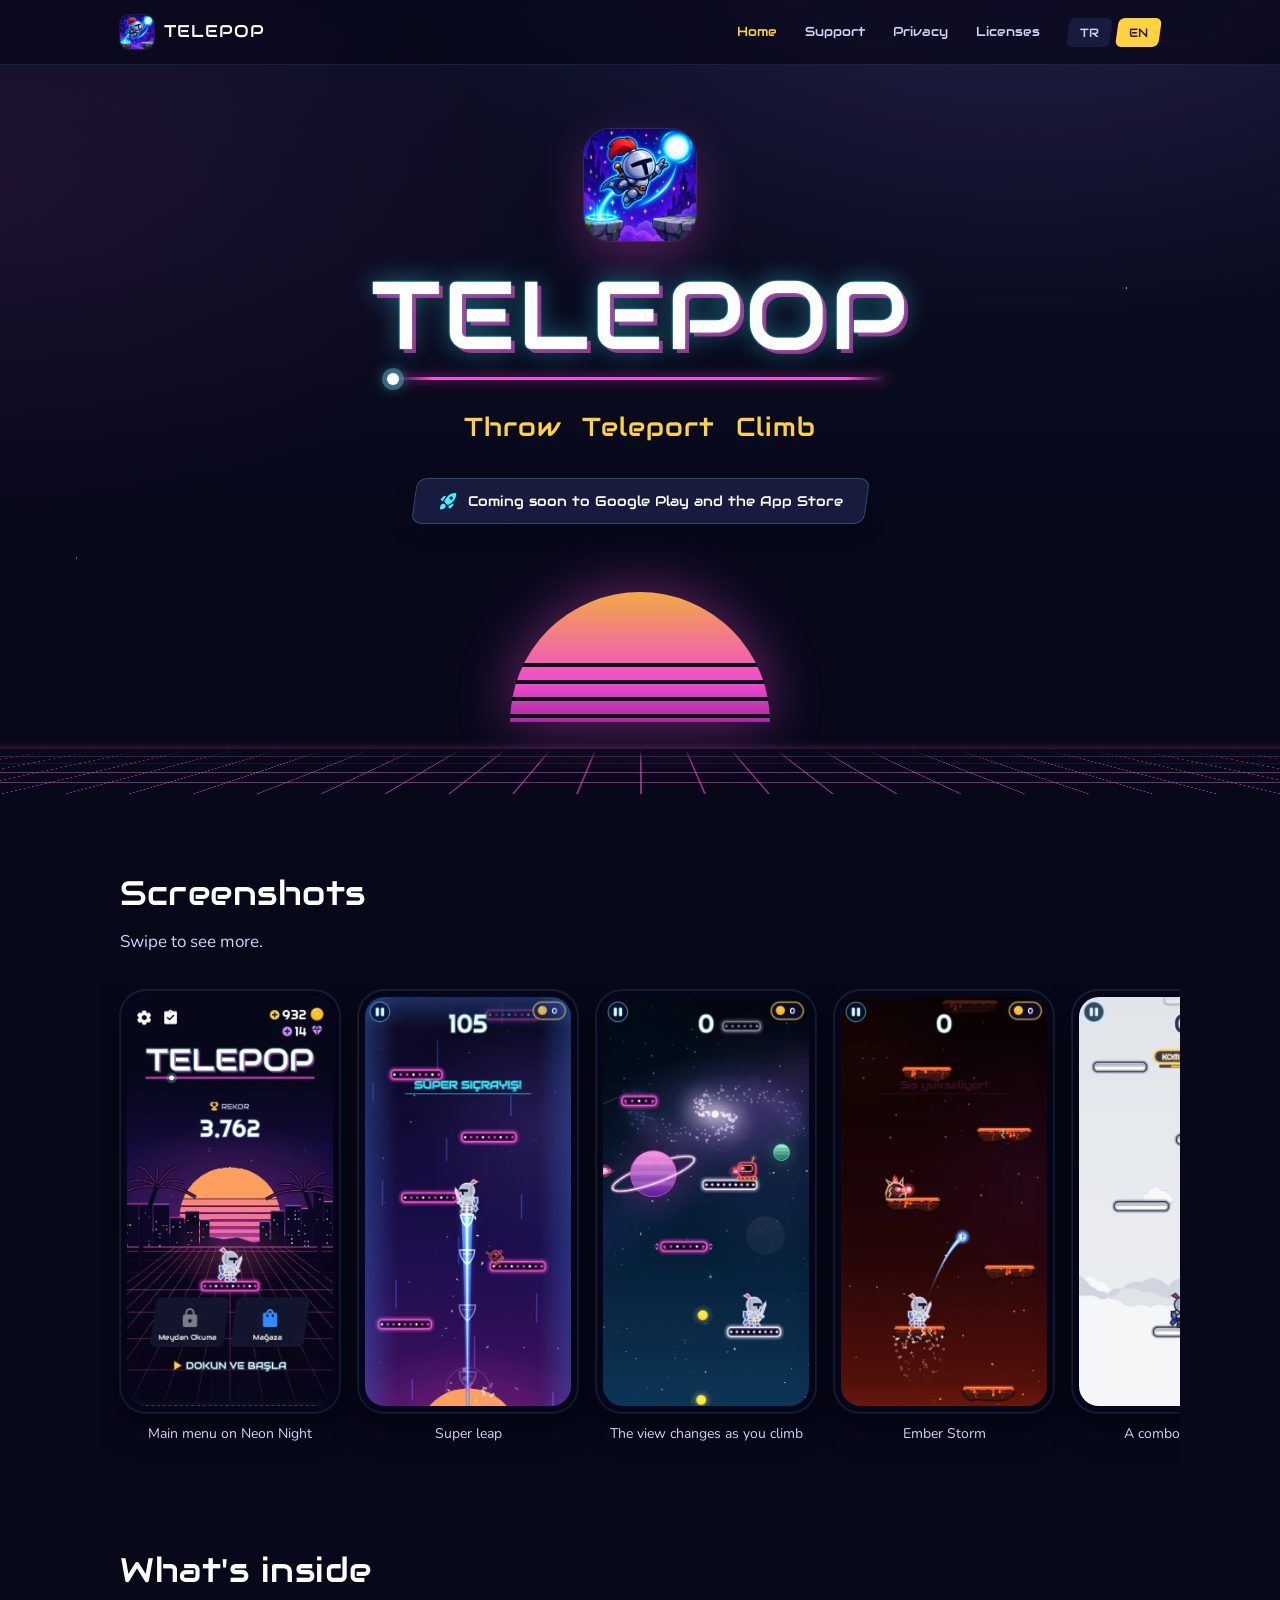
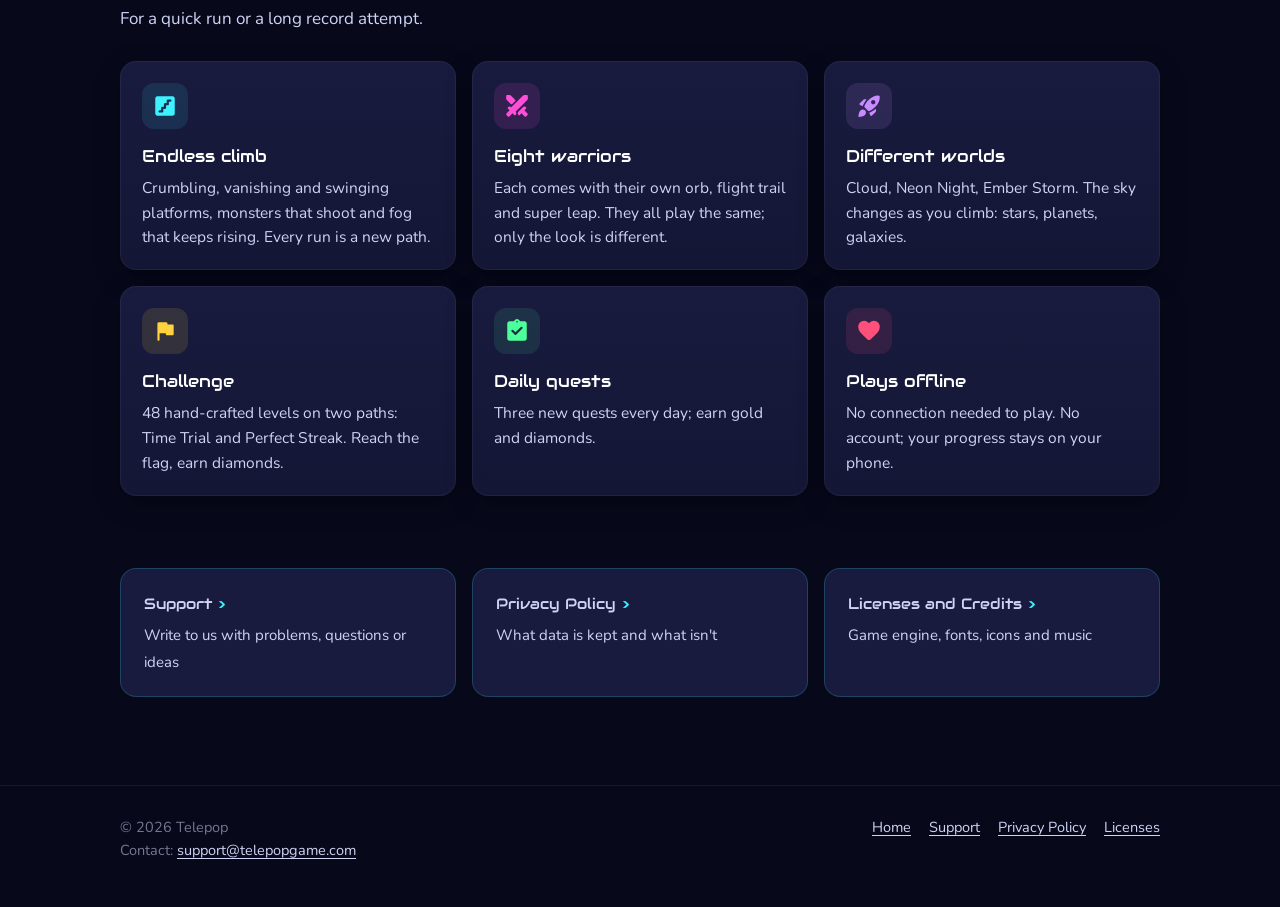
<file: index.html>
<!doctype html>
<html lang="tr" data-dil="tr" data-baslik-tr="Telepop · Fırlat, ışınlan, tırman" data-baslik-en="Telepop · Throw, teleport, climb">
<head>
<meta charset="utf-8">
<meta name="viewport" content="width=device-width, initial-scale=1">
<title>Telepop · Fırlat, ışınlan, tırman</title>
<meta name="description" content="Telepop: küreni fırlat, konduğu yere ışınlan, tırman. Tek parmakla oynanan, internetsiz bir mobil oyun. · Throw your orb, teleport where it lands, climb. A one-finger mobile game that plays offline.">
<meta name="theme-color" content="#0d0f26">
<meta property="og:title" content="Telepop">
<meta property="og:description" content="Fırlat. Işınlan. Tırman. · Throw. Teleport. Climb.">
<meta property="og:image" content="img/simge-512.png?v=f93eb746da">
<link rel="icon" href="img/favicon-32.png?v=97741b82a9" sizes="32x32">
<link rel="apple-touch-icon" href="img/simge-180.png?v=d66f84d0c2">
<link rel="stylesheet" href="css/site.css?v=304aade515">
</head>
<body>
<a class="atla" href="#icerik"><span lang="tr">İçeriğe geç</span><span lang="en">Skip to content</span></a>
<header class="ust">
	<div class="ic">
		<a class="marka" href="index.html"><img src="img/simge-192.png?v=a9a7532198" alt="" width="34" height="34"><span>TELEPOP</span></a>
		<nav class="baglantilar" aria-label="Site">
			<a class="ev" href="index.html" aria-current="page"><span lang="tr">Ana Sayfa</span><span lang="en">Home</span></a>
			<a class="genis" href="destek.html"><span lang="tr">Destek</span><span lang="en">Support</span></a>
			<a href="gizlilik.html"><span lang="tr">Gizlilik</span><span lang="en">Privacy</span></a>
			<a href="lisanslar.html"><span lang="tr">Lisanslar</span><span lang="en">Licenses</span></a>
		</nav>
		<div class="dil-secimi" role="group" aria-label="Dil / Language">
			<button type="button" data-dil-sec="tr" aria-pressed="true"><span>TR</span></button>
			<button type="button" data-dil-sec="en" aria-pressed="false"><span>EN</span></button>
		</div>
	</div>
</header>

<main id="icerik">
	<section class="karsilama">
		<div class="ic">
			<img class="uygulama-simgesi" src="img/simge-512.png?v=f93eb746da" alt="" width="112" height="112">
			<div class="logo">
				<h1>TELEPOP</h1>
				<div class="cizgi" aria-hidden="true"></div>
			</div>
			<p class="slogan"><span lang="tr">Fırlat Işınlan Tırman</span><span lang="en">Throw Teleport Climb</span></p>
			<div class="yakinda"><span><svg viewBox="0 -960 960 960" aria-hidden="true" focusable="false"><path d="M245-474q26-66 62.5-127T390-716l-52-11q-20-4-39 2t-33 20L140-579q-15 15-11.5 36t23.5 29l93 40Zm588-390q-106-5-201.5 41T461-702q-48 48-84.5 104T313-480q-5 13-5 26.5t10 23.5l125 125q10 10 23.5 10t26.5-5q62-27 118-63.5T715-448q75-75 121-170.5T877-820q0-8-4-16t-10-14q-6-6-14-10t-16-4ZM556-622.5q0-33.5 23-56.5t56.5-23q33.5 0 56.5 23t23 56.5q0 33.5-23 56.5t-56.5 23q-33.5 0-56.5-23t-23-56.5ZM487-232l40 93q8 20 29 24t36-11l126-126q14-14 20-33.5t2-39.5l-10-52q-55 46-115.5 82.5T487-232Zm-325-86q35-35 85-35.5t85 34.5q35 35 35 85t-35 85q-48 48-113.5 57T87-74q9-66 18.5-131.5T162-318Z"/></svg><span lang="tr">Yakında Google Play ve App Store'da</span><span lang="en">Coming soon to Google Play and the App Store</span></span></div>
		</div>
		<div class="ufuk" aria-hidden="true"><div class="gunes"></div><div class="izgara"></div></div>
	</section>

	<section class="bolum">
		<div class="ic">
			<h2><span lang="tr">Oyundan kareler</span><span lang="en">Screenshots</span></h2>
			<p class="alt-baslik"><span lang="tr">Kaydırarak bak.</span><span lang="en">Swipe to see more.</span></p>
			<div class="galeri" tabindex="0" aria-label="Ekran görüntüleri / Screenshots">
				<figure><div class="telefon"><img src="img/ekran/1-menu.webp?v=d26a65a641" width="480" height="953" loading="lazy" alt="Telepop ana menüsü, Neon Gece haritasında / Telepop main menu on the Neon Night world"></div><figcaption><span lang="tr">Neon Gece'de ana menü</span><span lang="en">Main menu on Neon Night</span></figcaption></figure>
				<figure><div class="telefon"><img src="img/ekran/3-sicrayis.webp?v=e6640ee103" width="480" height="953" loading="lazy" alt="Süper sıçrayış / Super leap"></div><figcaption><span lang="tr">Süper sıçrayış</span><span lang="en">Super leap</span></figcaption></figure>
				<figure><div class="telefon"><img src="img/ekran/2-galaksi.webp?v=213bae7b75" width="480" height="953" loading="lazy" alt="Neon Gece'de tırmanış, arkada galaksi / Climbing on Neon Night with a galaxy behind"></div><figcaption><span lang="tr">Tırmandıkça manzara değişir</span><span lang="en">The view changes as you climb</span></figcaption></figure>
				<figure><div class="telefon"><img src="img/ekran/4-kor.webp?v=4b442088ed" width="480" height="953" loading="lazy" alt="Kor Fırtınası haritası / The Ember Storm world"></div><figcaption><span lang="tr">Kor Fırtınası</span><span lang="en">Ember Storm</span></figcaption></figure>
				<figure><div class="telefon"><img src="img/ekran/5-bulut.webp?v=cdebf7ea94" width="480" height="953" loading="lazy" alt="Bulut haritasında kombo / A combo on the Cloud world"></div><figcaption><span lang="tr">Bulut'ta kombo</span><span lang="en">A combo on Cloud</span></figcaption></figure>
				<figure><div class="telefon"><img src="img/ekran/6-magaza.webp?v=acd3076113" width="480" height="953" loading="lazy" alt="Mağaza: savaşçılar / Shop: warriors"></div><figcaption><span lang="tr">Sekiz savaşçı</span><span lang="en">Eight warriors</span></figcaption></figure>
				<figure><div class="telefon"><img src="img/ekran/7-meydan.webp?v=8a085cf055" width="480" height="953" loading="lazy" alt="Meydan Okuma / Challenge"></div><figcaption><span lang="tr">Meydan Okuma</span><span lang="en">Challenge</span></figcaption></figure>
				<figure><div class="telefon"><img src="img/ekran/8-gorevler.webp?v=b5f4d2ed89" width="480" height="953" loading="lazy" alt="Günlük görevler / Daily quests"></div><figcaption><span lang="tr">Günlük görevler</span><span lang="en">Daily quests</span></figcaption></figure>
			</div>
		</div>
	</section>

	<section class="bolum">
		<div class="ic">
			<h2><span lang="tr">Neler var</span><span lang="en">What's inside</span></h2>
			<p class="alt-baslik"><span lang="tr">Kısa bir tur için de uzun bir rekor denemesi için de.</span><span lang="en">For a quick run or a long record attempt.</span></p>
			<div class="ozellikler">
				<div class="ozellik"><div class="simge renk-mavi"><svg viewBox="0 -960 960 960" aria-hidden="true" focusable="false"><path d="M417-373h63q17 0 28.5-11.5T520-413v-93h63q17 0 28.5-11.5T623-546v-94h57q17 0 28.5-11.5T720-680q0-17-11.5-28.5T680-720h-97q-17 0-28.5 11.5T543-680v93h-63q-17 0-28.5 11.5T440-547v93h-63q-17 0-28.5 11.5T337-414v94h-57q-17 0-28.5 11.5T240-280q0 17 11.5 28.5T280-240h97q17 0 28.5-11.5T417-280v-93ZM200-120q-33 0-56.5-23.5T120-200v-560q0-33 23.5-56.5T200-840h560q33 0 56.5 23.5T840-760v560q0 33-23.5 56.5T760-120H200Z"/></svg></div>
					<h3><span lang="tr">Sonsuz tırmanış</span><span lang="en">Endless climb</span></h3>
					<p><span lang="tr">Çöken, kaybolan, sallanan platformlar; ateş eden canavarlar ve yükselen sis. Her tur yeni bir yol.</span><span lang="en">Crumbling, vanishing and swinging platforms, monsters that shoot and fog that keeps rising. Every run is a new path.</span></p></div>
				<div class="ozellik"><div class="simge renk-pembe"><svg viewBox="0 -960 960 960" aria-hidden="true" focusable="false"><path d="M762-96 645-212l-60 60q-11 11-28 11t-28-11q-23-23-23-57t23-57l169-169q23-23 57-23t57 23q11 11 11 28t-11 28l-60 60 116 117q12 12 12 28t-12 28l-50 50q-12 12-28 12t-28-12Zm106-616L426-270l5 4q23 23 23 57t-23 57q-11 11-28 11t-28-11l-60-60L198-96q-12 12-28 12t-28-12l-50-50q-12-12-12-28t12-28l116-117-60-60q-11-11-11-28t11-28q23-23 57-23t57 23l4 5 431-431q11-11 25.5-17t30.5-6h87q17 0 28.5 11.5T880-844v103q0 8-3 15.5t-9 13.5ZM249-555 103-701q-11-11-17-25.5T80-757v-87q0-17 11.5-28.5T120-884h87q16 0 30.5 6t25.5 17l146 146q12 12 12 28.5T409-658L306-555q-12 12-28.5 12T249-555Z"/></svg></div>
					<h3><span lang="tr">Sekiz savaşçı</span><span lang="en">Eight warriors</span></h3>
					<p><span lang="tr">Her biri kendi küresi, uçuş izi ve süper sıçrayışıyla gelir. Hepsi aynı oynar; fark yalnızca görünüşte.</span><span lang="en">Each comes with their own orb, flight trail and super leap. They all play the same; only the look is different.</span></p></div>
				<div class="ozellik"><div class="simge renk-mor"><svg viewBox="0 -960 960 960" aria-hidden="true" focusable="false"><path d="M245-474q26-66 62.5-127T390-716l-52-11q-20-4-39 2t-33 20L140-579q-15 15-11.5 36t23.5 29l93 40Zm588-390q-106-5-201.5 41T461-702q-48 48-84.5 104T313-480q-5 13-5 26.5t10 23.5l125 125q10 10 23.5 10t26.5-5q62-27 118-63.5T715-448q75-75 121-170.5T877-820q0-8-4-16t-10-14q-6-6-14-10t-16-4ZM556-622.5q0-33.5 23-56.5t56.5-23q33.5 0 56.5 23t23 56.5q0 33.5-23 56.5t-56.5 23q-33.5 0-56.5-23t-23-56.5ZM487-232l40 93q8 20 29 24t36-11l126-126q14-14 20-33.5t2-39.5l-10-52q-55 46-115.5 82.5T487-232Zm-325-86q35-35 85-35.5t85 34.5q35 35 35 85t-35 85q-48 48-113.5 57T87-74q9-66 18.5-131.5T162-318Z"/></svg></div>
					<h3><span lang="tr">Farklı dünyalar</span><span lang="en">Different worlds</span></h3>
					<p><span lang="tr">Bulut, Neon Gece, Kor Fırtınası. Tırmandıkça gökyüzü değişir: yıldızlar, gezegenler, galaksiler.</span><span lang="en">Cloud, Neon Night, Ember Storm. The sky changes as you climb: stars, planets, galaxies.</span></p></div>
				<div class="ozellik"><div class="simge renk-altin"><svg viewBox="0 -960 960 960" aria-hidden="true" focusable="false"><path d="M280-400v240q0 17-11.5 28.5T240-120q-17 0-28.5-11.5T200-160v-600q0-17 11.5-28.5T240-800h287q14 0 25 9t14 23l10 48h184q17 0 28.5 11.5T800-680v320q0 17-11.5 28.5T760-320H553q-14 0-25-9t-14-23l-10-48H280Z"/></svg></div>
					<h3><span lang="tr">Meydan Okuma</span><span lang="en">Challenge</span></h3>
					<p><span lang="tr">Elle tasarlanmış 48 bölüm, iki yol: Zamana Karşı ve Kusursuz Seri. Bayrağa ulaş, elmas kazan.</span><span lang="en">48 hand-crafted levels on two paths: Time Trial and Perfect Streak. Reach the flag, earn diamonds.</span></p></div>
				<div class="ozellik"><div class="simge renk-yesil"><svg viewBox="0 -960 960 960" aria-hidden="true" focusable="false"><path d="m424-430-86-86q-11-11-28-11t-28 11q-11 11-11 28t11 28l114 114q12 12 28 12t28-12l226-226q11-11 11-28t-11-28q-11-11-28-11t-28 11L424-430ZM200-120q-33 0-56.5-23.5T120-200v-560q0-33 23.5-56.5T200-840h168q13-36 43.5-58t68.5-22q38 0 68.5 22t43.5 58h168q33 0 56.5 23.5T840-760v560q0 33-23.5 56.5T760-120H200Zm301.5-678.5Q510-807 510-820t-8.5-21.5Q493-850 480-850t-21.5 8.5Q450-833 450-820t8.5 21.5Q467-790 480-790t21.5-8.5Z"/></svg></div>
					<h3><span lang="tr">Günlük görevler</span><span lang="en">Daily quests</span></h3>
					<p><span lang="tr">Her gün üç yeni görev; altın ve elmas kazan.</span><span lang="en">Three new quests every day; earn gold and diamonds.</span></p></div>
				<div class="ozellik"><div class="simge renk-kalp"><svg viewBox="0 -960 960 960" aria-hidden="true" focusable="false"><path d="M480-147q-14 0-28.5-5T426-168l-69-63q-106-97-191.5-192.5T80-634q0-94 63-157t157-63q53 0 100 22.5t80 61.5q33-39 80-61.5T660-854q94 0 157 63t63 157q0 115-85 211T602-230l-68 62q-11 11-25.5 16t-28.5 5Z"/></svg></div>
					<h3><span lang="tr">İnternetsiz</span><span lang="en">Plays offline</span></h3>
					<p><span lang="tr">Oynamak için bağlantı gerekmez. Hesap yok; ilerlemen telefonunda kalır.</span><span lang="en">No connection needed to play. No account; your progress stays on your phone.</span></p></div>
			</div>
		</div>
	</section>

	<section class="bolum">
		<div class="ic">
			<div class="yonlendirme">
				<a class="yon-karti" href="destek.html"><strong><span lang="tr">Destek</span><span lang="en">Support</span></strong><span lang="tr">Sorun, soru ya da öneri için bize yaz</span><span lang="en">Write to us with problems, questions or ideas</span></a>
				<a class="yon-karti" href="gizlilik.html"><strong><span lang="tr">Gizlilik Politikası</span><span lang="en">Privacy Policy</span></strong><span lang="tr">Hangi verilerin tutulduğu, hangilerinin tutulmadığı</span><span lang="en">What data is kept and what isn't</span></a>
				<a class="yon-karti" href="lisanslar.html"><strong><span lang="tr">Lisanslar ve Emeği Geçenler</span><span lang="en">Licenses and Credits</span></strong><span lang="tr">Oyun motoru, yazı tipleri, simgeler ve müzik</span><span lang="en">Game engine, fonts, icons and music</span></a>
			</div>
		</div>
	</section>
</main>
<footer class="alt-bilgi">
	<div class="ic">
		<div>
			<div>© 2026 Telepop</div>
			<div><span lang="tr">İletişim:</span><span lang="en">Contact:</span> <a href="mailto:support@telepopgame.com">support@telepopgame.com</a></div>
		</div>
		<nav aria-label="Alt">
			<a href="index.html"><span lang="tr">Ana Sayfa</span><span lang="en">Home</span></a>
			<a href="destek.html"><span lang="tr">Destek</span><span lang="en">Support</span></a>
			<a href="gizlilik.html"><span lang="tr">Gizlilik Politikası</span><span lang="en">Privacy Policy</span></a>
			<a href="lisanslar.html"><span lang="tr">Lisanslar</span><span lang="en">Licenses</span></a>
		</nav>
	</div>
</footer>
<script src="js/site.js?v=38b2116c07"></script>

</body>
</html>
</file>
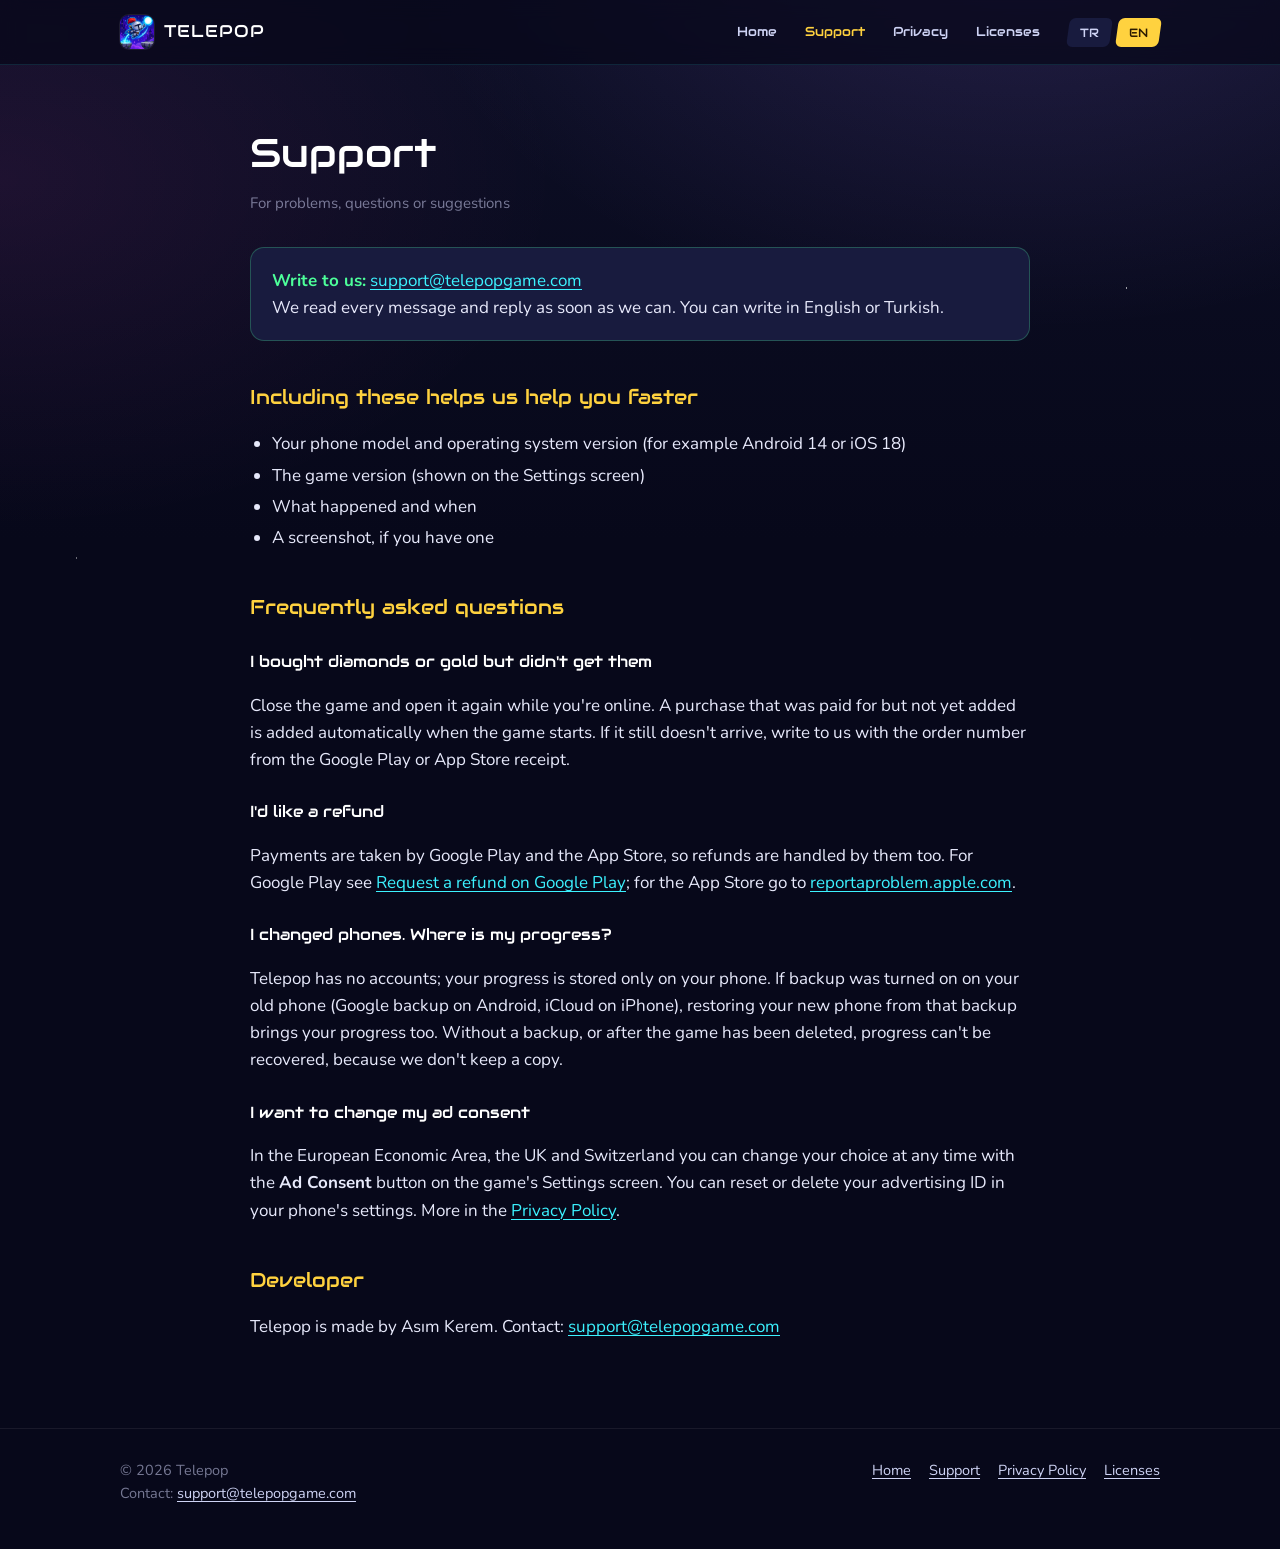
<file: destek.html>
<!doctype html>
<html lang="tr" data-dil="tr" data-baslik-tr="Destek · Telepop" data-baslik-en="Support · Telepop">
<head>
<meta charset="utf-8">
<meta name="viewport" content="width=device-width, initial-scale=1">
<title>Destek · Telepop</title>
<meta name="description" content="Telepop destek ve iletişim · Telepop support and contact">
<meta name="theme-color" content="#0d0f26">
<link rel="icon" href="img/favicon-32.png?v=97741b82a9" sizes="32x32">
<link rel="apple-touch-icon" href="img/simge-180.png?v=d66f84d0c2">
<link rel="stylesheet" href="css/site.css?v=304aade515">
</head>
<body>
<a class="atla" href="#icerik"><span lang="tr">İçeriğe geç</span><span lang="en">Skip to content</span></a>
<header class="ust">
	<div class="ic">
		<a class="marka" href="index.html"><img src="img/simge-192.png?v=a9a7532198" alt="" width="34" height="34"><span>TELEPOP</span></a>
		<nav class="baglantilar" aria-label="Site">
			<a class="ev" href="index.html"><span lang="tr">Ana Sayfa</span><span lang="en">Home</span></a>
			<a class="genis" href="destek.html" aria-current="page"><span lang="tr">Destek</span><span lang="en">Support</span></a>
			<a href="gizlilik.html"><span lang="tr">Gizlilik</span><span lang="en">Privacy</span></a>
			<a href="lisanslar.html"><span lang="tr">Lisanslar</span><span lang="en">Licenses</span></a>
		</nav>
		<div class="dil-secimi" role="group" aria-label="Dil / Language">
			<button type="button" data-dil-sec="tr" aria-pressed="true"><span>TR</span></button>
			<button type="button" data-dil-sec="en" aria-pressed="false"><span>EN</span></button>
		</div>
	</div>
</header>

<main id="icerik" class="metin-sayfasi">
	<div class="ic">
		<h1><span lang="tr">Destek</span><span lang="en">Support</span></h1>
		<p class="tarih"><span lang="tr">Sorun, soru ya da öneri için</span><span lang="en">For problems, questions or suggestions</span></p>

		<div class="ozet">
			<p lang="tr"><strong>Bize yaz:</strong> <a href="mailto:support@telepopgame.com">support@telepopgame.com</a><br>Her postayı okuyoruz ve elimizden geldiğince çabuk cevap veriyoruz. Türkçe ya da İngilizce yazabilirsin.</p>
			<p lang="en"><strong>Write to us:</strong> <a href="mailto:support@telepopgame.com">support@telepopgame.com</a><br>We read every message and reply as soon as we can. You can write in English or Turkish.</p>
		</div>

		<section lang="tr">
			<h2>Yazarken şunları eklersen daha hızlı yardım edebiliriz</h2>
			<ul>
				<li>Telefonunun modeli ve işletim sistemi sürümü (örneğin Android 14 ya da iOS 18)</li>
				<li>Oyunun sürümü (Ayarlar ekranında yazar)</li>
				<li>Ne olduğu ve ne zaman olduğu</li>
				<li>Varsa bir ekran görüntüsü</li>
			</ul>

			<h2>Sık sorulanlar</h2>

			<h3>Satın aldığım elmas ya da altın gelmedi</h3>
			<p>İnternete bağlıyken oyunu kapatıp yeniden aç. Ödemesi tamamlanmış ama oyuna eklenmemiş bir satın alma, oyun açılırken kendiliğinden eklenir. Yine gelmezse Google Play'in ya da App Store'un gönderdiği fişteki sipariş numarasıyla bize yaz.</p>

			<h3>Para iadesi istiyorum</h3>
			<p>Ödemeleri Google Play ve App Store aldığı için iadeyi de onlar yapar. Google Play için <a href="https://support.google.com/googleplay/answer/2479637" rel="noopener">Google Play'den para iadesi isteme</a> sayfasına, App Store için <a href="https://reportaproblem.apple.com" rel="noopener">reportaproblem.apple.com</a> adresine bakabilirsin.</p>

			<h3>Telefonumu değiştirdim, ilerlemem nerede?</h3>
			<p>Telepop'ta hesap yok; ilerlemen yalnızca telefonunda durur. Eski telefonunda yedekleme açıksa (Android'de Google yedeği, iPhone'da iCloud) yeni telefonu bu yedekten kurduğunda ilerlemen de gelir. Yedek yoksa ya da oyun silindiyse ilerleme geri getirilemez, çünkü bizde bir kopyası yok.</p>

			<h3>Reklam iznimi değiştirmek istiyorum</h3>
			<p>Avrupa Ekonomik Alanı, Birleşik Krallık ve İsviçre'de oyunun Ayarlar ekranındaki <strong>Reklam İzni</strong> düğmesiyle seçimini istediğin zaman değiştirebilirsin. Reklam kimliğini telefonunun ayarlarından sıfırlayabilir ya da silebilirsin. Ayrıntılar <a href="gizlilik.html">Gizlilik Politikasında</a>.</p>

			<h2>Geliştirici</h2>
			<p>Telepop'u Asım Kerem geliştiriyor. İletişim: <a href="mailto:support@telepopgame.com">support@telepopgame.com</a></p>
		</section>

		<section lang="en">
			<h2>Including these helps us help you faster</h2>
			<ul>
				<li>Your phone model and operating system version (for example Android 14 or iOS 18)</li>
				<li>The game version (shown on the Settings screen)</li>
				<li>What happened and when</li>
				<li>A screenshot, if you have one</li>
			</ul>

			<h2>Frequently asked questions</h2>

			<h3>I bought diamonds or gold but didn't get them</h3>
			<p>Close the game and open it again while you're online. A purchase that was paid for but not yet added is added automatically when the game starts. If it still doesn't arrive, write to us with the order number from the Google Play or App Store receipt.</p>

			<h3>I'd like a refund</h3>
			<p>Payments are taken by Google Play and the App Store, so refunds are handled by them too. For Google Play see <a href="https://support.google.com/googleplay/answer/2479637" rel="noopener">Request a refund on Google Play</a>; for the App Store go to <a href="https://reportaproblem.apple.com" rel="noopener">reportaproblem.apple.com</a>.</p>

			<h3>I changed phones. Where is my progress?</h3>
			<p>Telepop has no accounts; your progress is stored only on your phone. If backup was turned on on your old phone (Google backup on Android, iCloud on iPhone), restoring your new phone from that backup brings your progress too. Without a backup, or after the game has been deleted, progress can't be recovered, because we don't keep a copy.</p>

			<h3>I want to change my ad consent</h3>
			<p>In the European Economic Area, the UK and Switzerland you can change your choice at any time with the <strong>Ad Consent</strong> button on the game's Settings screen. You can reset or delete your advertising ID in your phone's settings. More in the <a href="gizlilik.html">Privacy Policy</a>.</p>

			<h2>Developer</h2>
			<p>Telepop is made by Asım Kerem. Contact: <a href="mailto:support@telepopgame.com">support@telepopgame.com</a></p>
		</section>
	</div>
</main>
<footer class="alt-bilgi">
	<div class="ic">
		<div>
			<div>© 2026 Telepop</div>
			<div><span lang="tr">İletişim:</span><span lang="en">Contact:</span> <a href="mailto:support@telepopgame.com">support@telepopgame.com</a></div>
		</div>
		<nav aria-label="Alt">
			<a href="index.html"><span lang="tr">Ana Sayfa</span><span lang="en">Home</span></a>
			<a href="destek.html"><span lang="tr">Destek</span><span lang="en">Support</span></a>
			<a href="gizlilik.html"><span lang="tr">Gizlilik Politikası</span><span lang="en">Privacy Policy</span></a>
			<a href="lisanslar.html"><span lang="tr">Lisanslar</span><span lang="en">Licenses</span></a>
		</nav>
	</div>
</footer>
<script src="js/site.js?v=38b2116c07"></script>

</body>
</html>
</file>
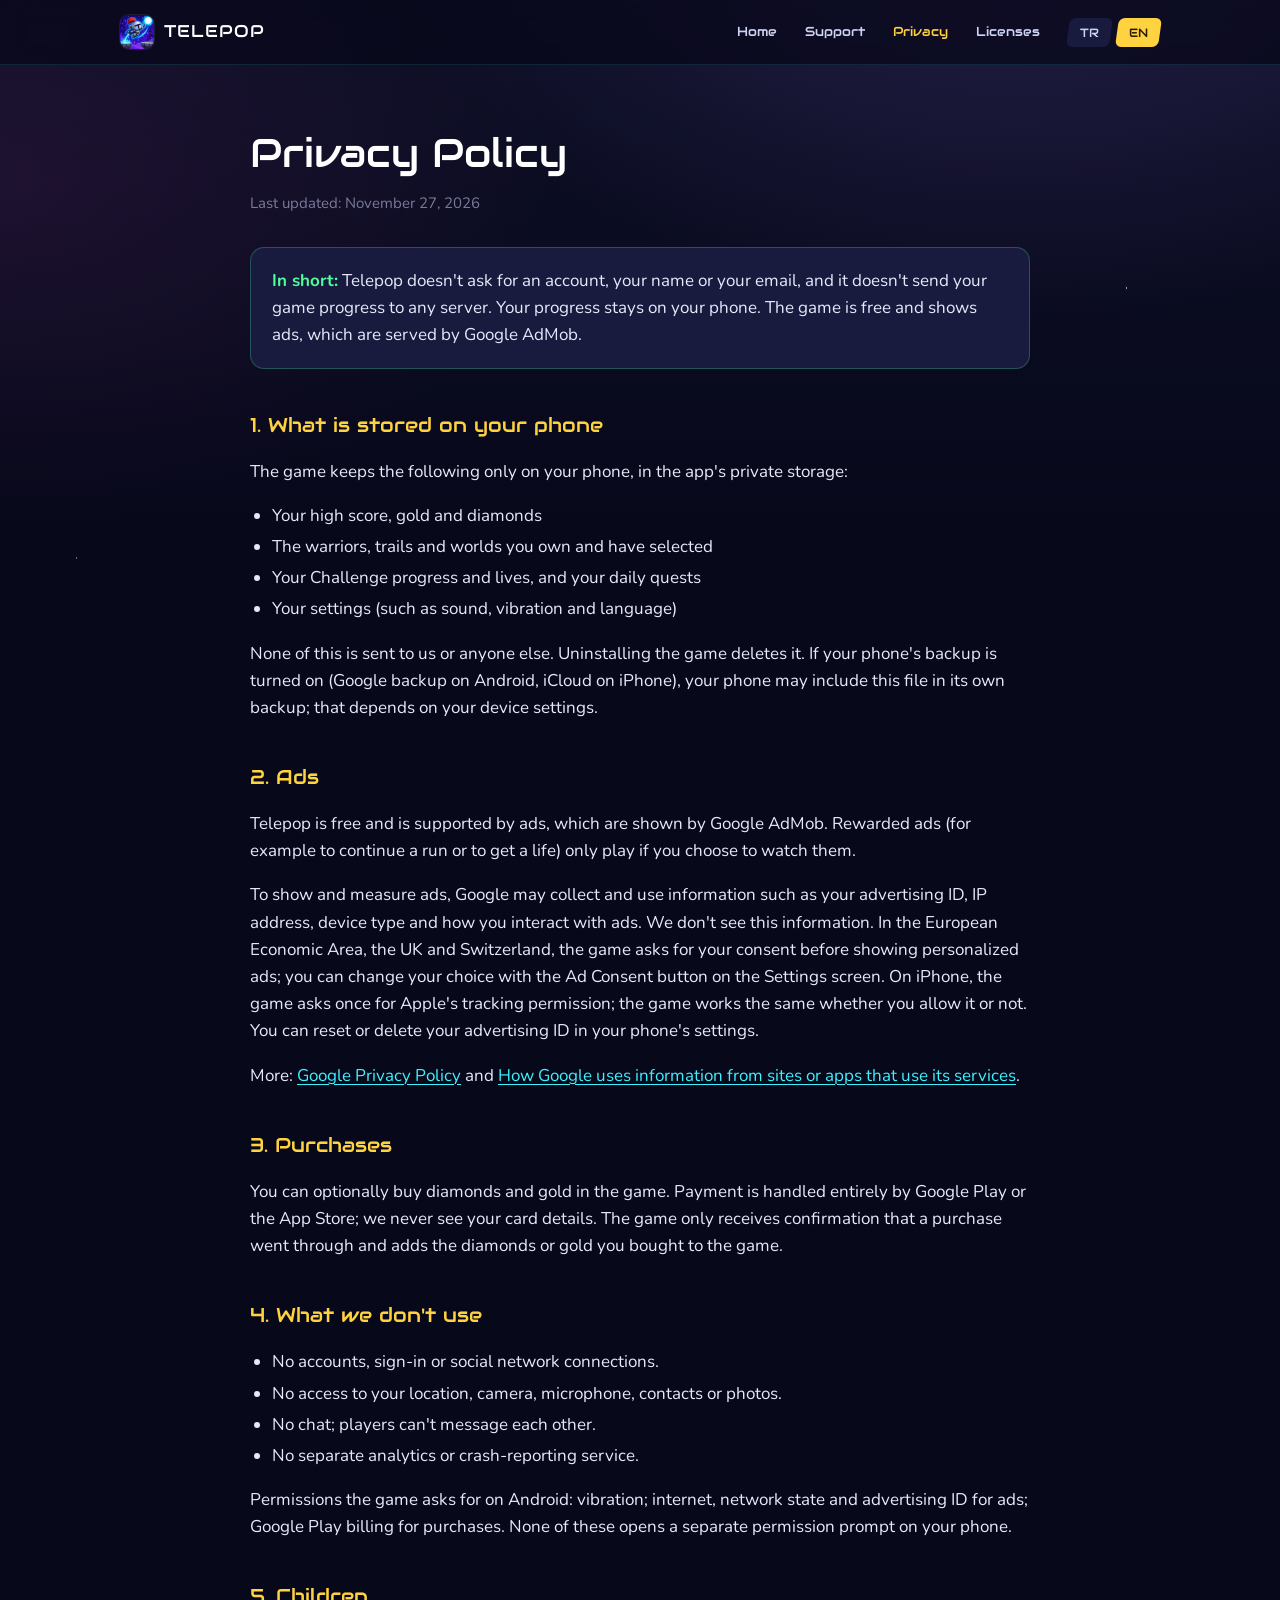
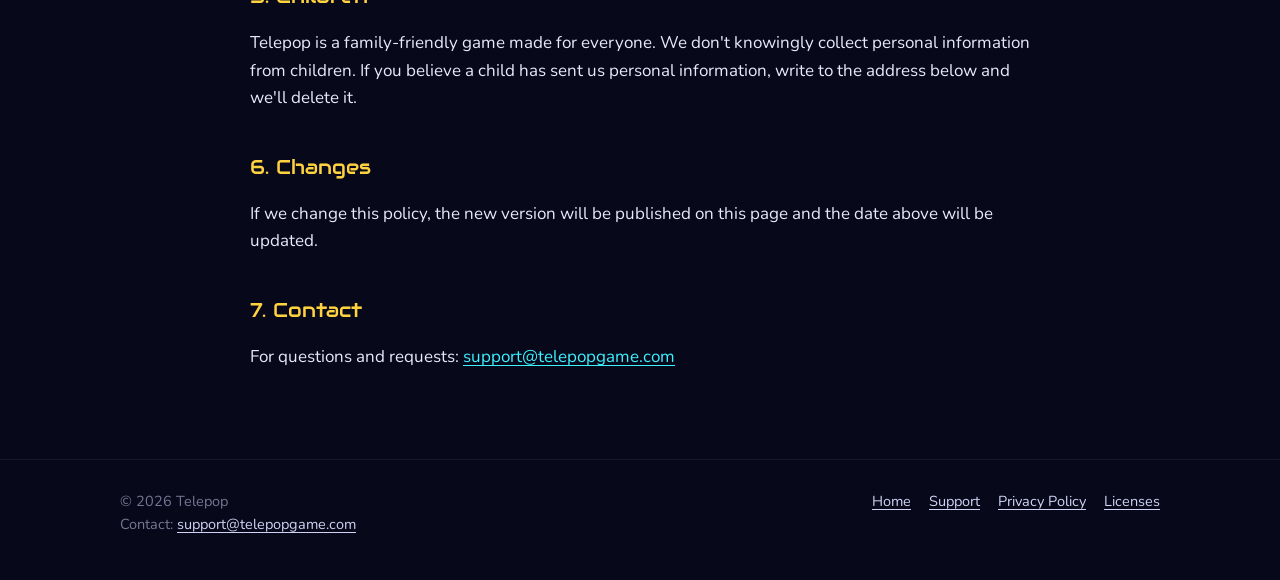
<file: gizlilik.html>
<!doctype html>
<html lang="tr" data-dil="tr" data-baslik-tr="Gizlilik Politikası · Telepop" data-baslik-en="Privacy Policy · Telepop">
<head>
<meta charset="utf-8">
<meta name="viewport" content="width=device-width, initial-scale=1">
<title>Gizlilik Politikası · Telepop</title>
<meta name="description" content="Telepop gizlilik politikası · Telepop privacy policy">
<meta name="theme-color" content="#0d0f26">
<link rel="icon" href="img/favicon-32.png?v=97741b82a9" sizes="32x32">
<link rel="apple-touch-icon" href="img/simge-180.png?v=d66f84d0c2">
<link rel="stylesheet" href="css/site.css?v=304aade515">
</head>
<body>
<a class="atla" href="#icerik"><span lang="tr">İçeriğe geç</span><span lang="en">Skip to content</span></a>
<header class="ust">
	<div class="ic">
		<a class="marka" href="index.html"><img src="img/simge-192.png?v=a9a7532198" alt="" width="34" height="34"><span>TELEPOP</span></a>
		<nav class="baglantilar" aria-label="Site">
			<a class="ev" href="index.html"><span lang="tr">Ana Sayfa</span><span lang="en">Home</span></a>
			<a class="genis" href="destek.html"><span lang="tr">Destek</span><span lang="en">Support</span></a>
			<a href="gizlilik.html" aria-current="page"><span lang="tr">Gizlilik</span><span lang="en">Privacy</span></a>
			<a href="lisanslar.html"><span lang="tr">Lisanslar</span><span lang="en">Licenses</span></a>
		</nav>
		<div class="dil-secimi" role="group" aria-label="Dil / Language">
			<button type="button" data-dil-sec="tr" aria-pressed="true"><span>TR</span></button>
			<button type="button" data-dil-sec="en" aria-pressed="false"><span>EN</span></button>
		</div>
	</div>
</header>

<main id="icerik" class="metin-sayfasi">
	<div class="ic">
		<h1><span lang="tr">Gizlilik Politikası</span><span lang="en">Privacy Policy</span></h1>
		<p class="tarih"><span lang="tr">Son güncelleme: 27 Kasım 2026</span><span lang="en">Last updated: November 27, 2026</span></p>

		<div class="ozet">
			<p lang="tr"><strong>Kısaca:</strong> Telepop hesap istemez, adını ya da e-postanı sormaz ve oyun ilerlemeni bir sunucuya göndermez. İlerlemen yalnızca telefonunda durur. Oyun ücretsizdir ve reklam gösterir; reklamları Google AdMob sunar.</p>
			<p lang="en"><strong>In short:</strong> Telepop doesn't ask for an account, your name or your email, and it doesn't send your game progress to any server. Your progress stays on your phone. The game is free and shows ads, which are served by Google AdMob.</p>
		</div>

		<section lang="tr">
			<h2>1. Telefonunda saklananlar</h2>
			<p>Oyun şu bilgileri yalnızca telefonunda, uygulamaya ayrılmış alanda tutar:</p>
			<ul>
				<li>Rekorun, altının ve elmasın</li>
				<li>Aldığın ve seçtiğin savaşçılar, izler ve haritalar</li>
				<li>Meydan Okuma ilerlemen ve canların, günlük görevlerin</li>
				<li>Ayarların (ses, titreşim, dil gibi)</li>
			</ul>
			<p>Bu bilgiler bize ya da başka birine gönderilmez. Oyunu silince bunlar da silinir. Telefonunun yedekleme özelliği açıksa (Android'de Google yedeği, iPhone'da iCloud), telefonun bu dosyayı kendi yedeğine alabilir; bu, senin cihaz ayarına bağlıdır.</p>

			<h2>2. Reklamlar</h2>
			<p>Telepop ücretsizdir; giderlerini reklamlarla karşılar. Reklamları Google AdMob gösterir. Ödüllü reklamlar (örneğin devam etmek ya da can almak için) yalnızca sen seçersen açılır.</p>
			<p>Google, reklam gösterebilmek ve ölçebilmek için reklam kimliği, IP adresi, cihaz türü ve reklamlarla etkileşim gibi bilgileri toplayabilir ve kullanabilir. Bu bilgileri biz görmeyiz. Avrupa Ekonomik Alanı, Birleşik Krallık ve İsviçre'de oyun, kişiselleştirilmiş reklamdan önce iznini sorar; seçimini Ayarlar ekranındaki Reklam İzni düğmesiyle değiştirebilirsin. iPhone'da oyun, Apple'ın izleme iznini bir kez sorar; izin versen de vermesen de oyun aynı şekilde çalışır. Reklam kimliğini telefonunun ayarlarından sıfırlayabilir ya da silebilirsin.</p>
			<p>Ayrıntılar: <a href="https://policies.google.com/privacy" rel="noopener">Google Gizlilik Politikası</a> ve <a href="https://policies.google.com/technologies/partner-sites" rel="noopener">Google'ın, hizmetlerini kullanan uygulamalardaki bilgileri nasıl kullandığı</a>.</p>

			<h2>3. Satın almalar</h2>
			<p>Oyunda isteğe bağlı olarak elmas ve altın satın alınabilir. Ödeme tamamen Google Play ya da App Store üzerinden yapılır; kart bilgilerini biz görmeyiz. Oyun yalnızca satın almanın tamamlandığı bilgisini alır ve aldığın elması ya da altını oyuna ekler.</p>

			<h2>4. Kullanmadıklarımız</h2>
			<ul>
				<li>Hesap, giriş ya da sosyal ağ bağlantısı yok.</li>
				<li>Konumuna, kamerana, mikrofonuna, rehberine ya da fotoğraflarına erişilmez.</li>
				<li>Oyun içi sohbet yok; oyuncular birbirine mesaj gönderemez.</li>
				<li>Ayrı bir analiz (istatistik) ya da çökme raporlama hizmeti kullanılmaz.</li>
			</ul>
			<p>Oyunun Android'de istediği izinler: titreşim; reklamlar için internet, ağ durumu ve reklam kimliği; satın almalar için Google Play ödemeleri. Bunlar telefonda ayrı bir izin penceresi açmaz.</p>

			<h2>5. Çocuklar</h2>
			<p>Telepop herkes için yapılmış, aile dostu bir oyundur. Çocuklardan bilerek kişisel bilgi toplamayız. Bir çocuğun bize kişisel bilgi gönderdiğini düşünüyorsan aşağıdaki adresten yaz; bilgiyi sileriz.</p>

			<h2>6. Değişiklikler</h2>
			<p>Bu politikayı değiştirirsek yeni hali bu sayfada yayımlanır ve yukarıdaki tarih güncellenir.</p>

			<h2>7. İletişim</h2>
			<p>Sorun ve istekler için: <a href="mailto:support@telepopgame.com">support@telepopgame.com</a></p>
		</section>

		<section lang="en">
			<h2>1. What is stored on your phone</h2>
			<p>The game keeps the following only on your phone, in the app's private storage:</p>
			<ul>
				<li>Your high score, gold and diamonds</li>
				<li>The warriors, trails and worlds you own and have selected</li>
				<li>Your Challenge progress and lives, and your daily quests</li>
				<li>Your settings (such as sound, vibration and language)</li>
			</ul>
			<p>None of this is sent to us or anyone else. Uninstalling the game deletes it. If your phone's backup is turned on (Google backup on Android, iCloud on iPhone), your phone may include this file in its own backup; that depends on your device settings.</p>

			<h2>2. Ads</h2>
			<p>Telepop is free and is supported by ads, which are shown by Google AdMob. Rewarded ads (for example to continue a run or to get a life) only play if you choose to watch them.</p>
			<p>To show and measure ads, Google may collect and use information such as your advertising ID, IP address, device type and how you interact with ads. We don't see this information. In the European Economic Area, the UK and Switzerland, the game asks for your consent before showing personalized ads; you can change your choice with the Ad Consent button on the Settings screen. On iPhone, the game asks once for Apple's tracking permission; the game works the same whether you allow it or not. You can reset or delete your advertising ID in your phone's settings.</p>
			<p>More: <a href="https://policies.google.com/privacy" rel="noopener">Google Privacy Policy</a> and <a href="https://policies.google.com/technologies/partner-sites" rel="noopener">How Google uses information from sites or apps that use its services</a>.</p>

			<h2>3. Purchases</h2>
			<p>You can optionally buy diamonds and gold in the game. Payment is handled entirely by Google Play or the App Store; we never see your card details. The game only receives confirmation that a purchase went through and adds the diamonds or gold you bought to the game.</p>

			<h2>4. What we don't use</h2>
			<ul>
				<li>No accounts, sign-in or social network connections.</li>
				<li>No access to your location, camera, microphone, contacts or photos.</li>
				<li>No chat; players can't message each other.</li>
				<li>No separate analytics or crash-reporting service.</li>
			</ul>
			<p>Permissions the game asks for on Android: vibration; internet, network state and advertising ID for ads; Google Play billing for purchases. None of these opens a separate permission prompt on your phone.</p>

			<h2>5. Children</h2>
			<p>Telepop is a family-friendly game made for everyone. We don't knowingly collect personal information from children. If you believe a child has sent us personal information, write to the address below and we'll delete it.</p>

			<h2>6. Changes</h2>
			<p>If we change this policy, the new version will be published on this page and the date above will be updated.</p>

			<h2>7. Contact</h2>
			<p>For questions and requests: <a href="mailto:support@telepopgame.com">support@telepopgame.com</a></p>
		</section>
	</div>
</main>
<footer class="alt-bilgi">
	<div class="ic">
		<div>
			<div>© 2026 Telepop</div>
			<div><span lang="tr">İletişim:</span><span lang="en">Contact:</span> <a href="mailto:support@telepopgame.com">support@telepopgame.com</a></div>
		</div>
		<nav aria-label="Alt">
			<a href="index.html"><span lang="tr">Ana Sayfa</span><span lang="en">Home</span></a>
			<a href="destek.html"><span lang="tr">Destek</span><span lang="en">Support</span></a>
			<a href="gizlilik.html"><span lang="tr">Gizlilik Politikası</span><span lang="en">Privacy Policy</span></a>
			<a href="lisanslar.html"><span lang="tr">Lisanslar</span><span lang="en">Licenses</span></a>
		</nav>
	</div>
</footer>
<script src="js/site.js?v=38b2116c07"></script>

</body>
</html>
</file>
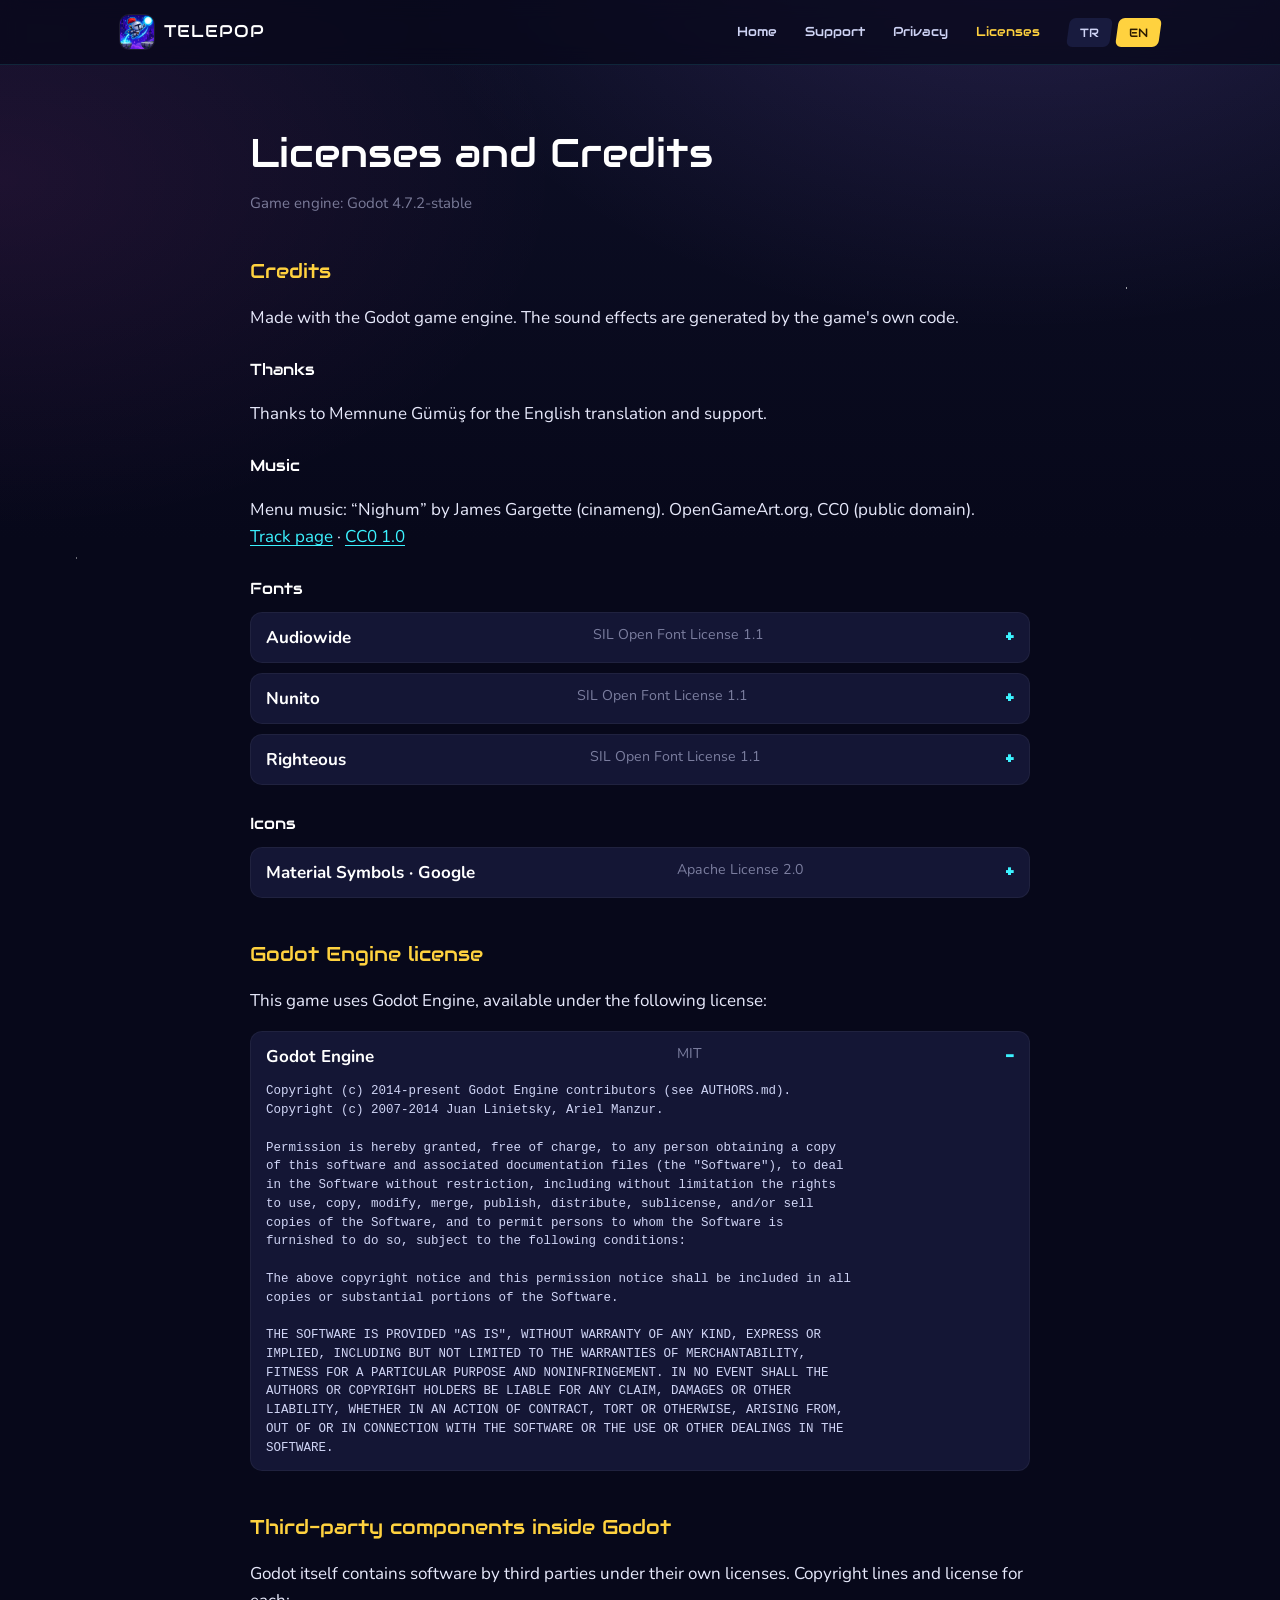
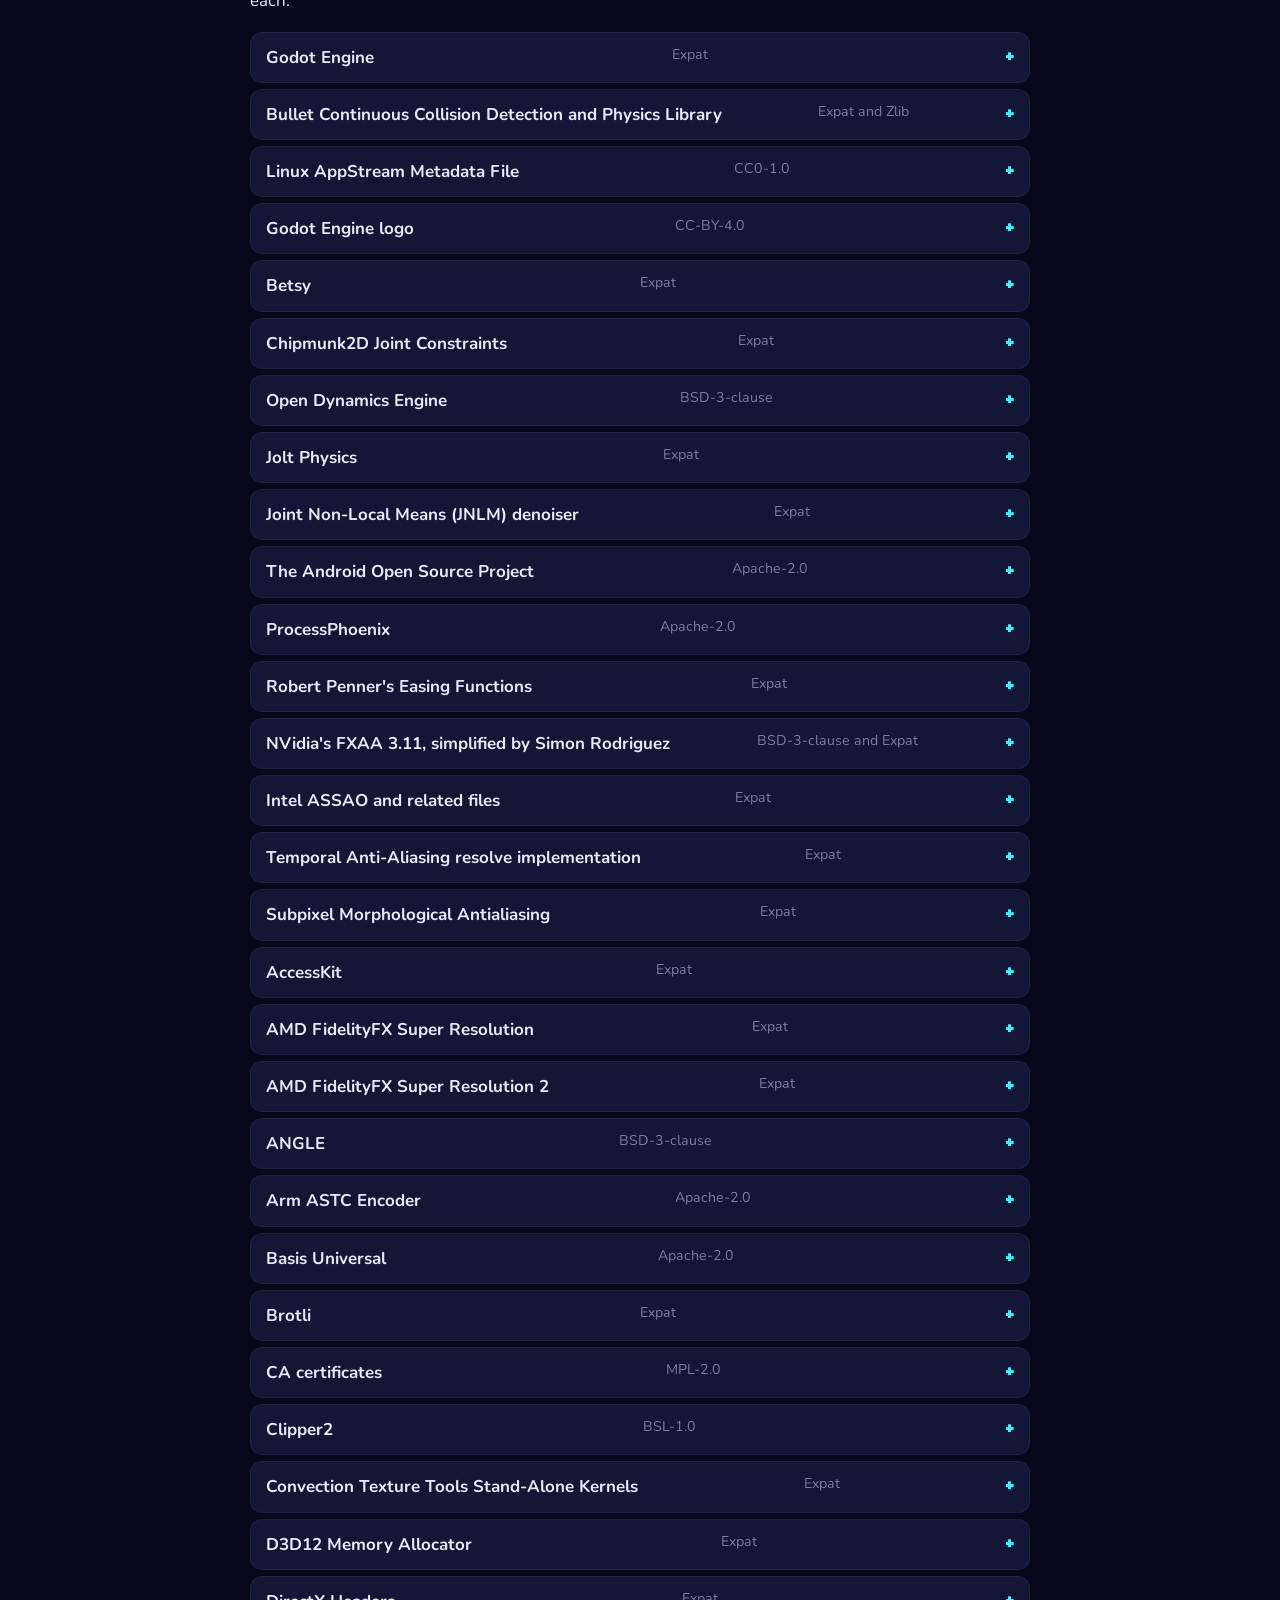
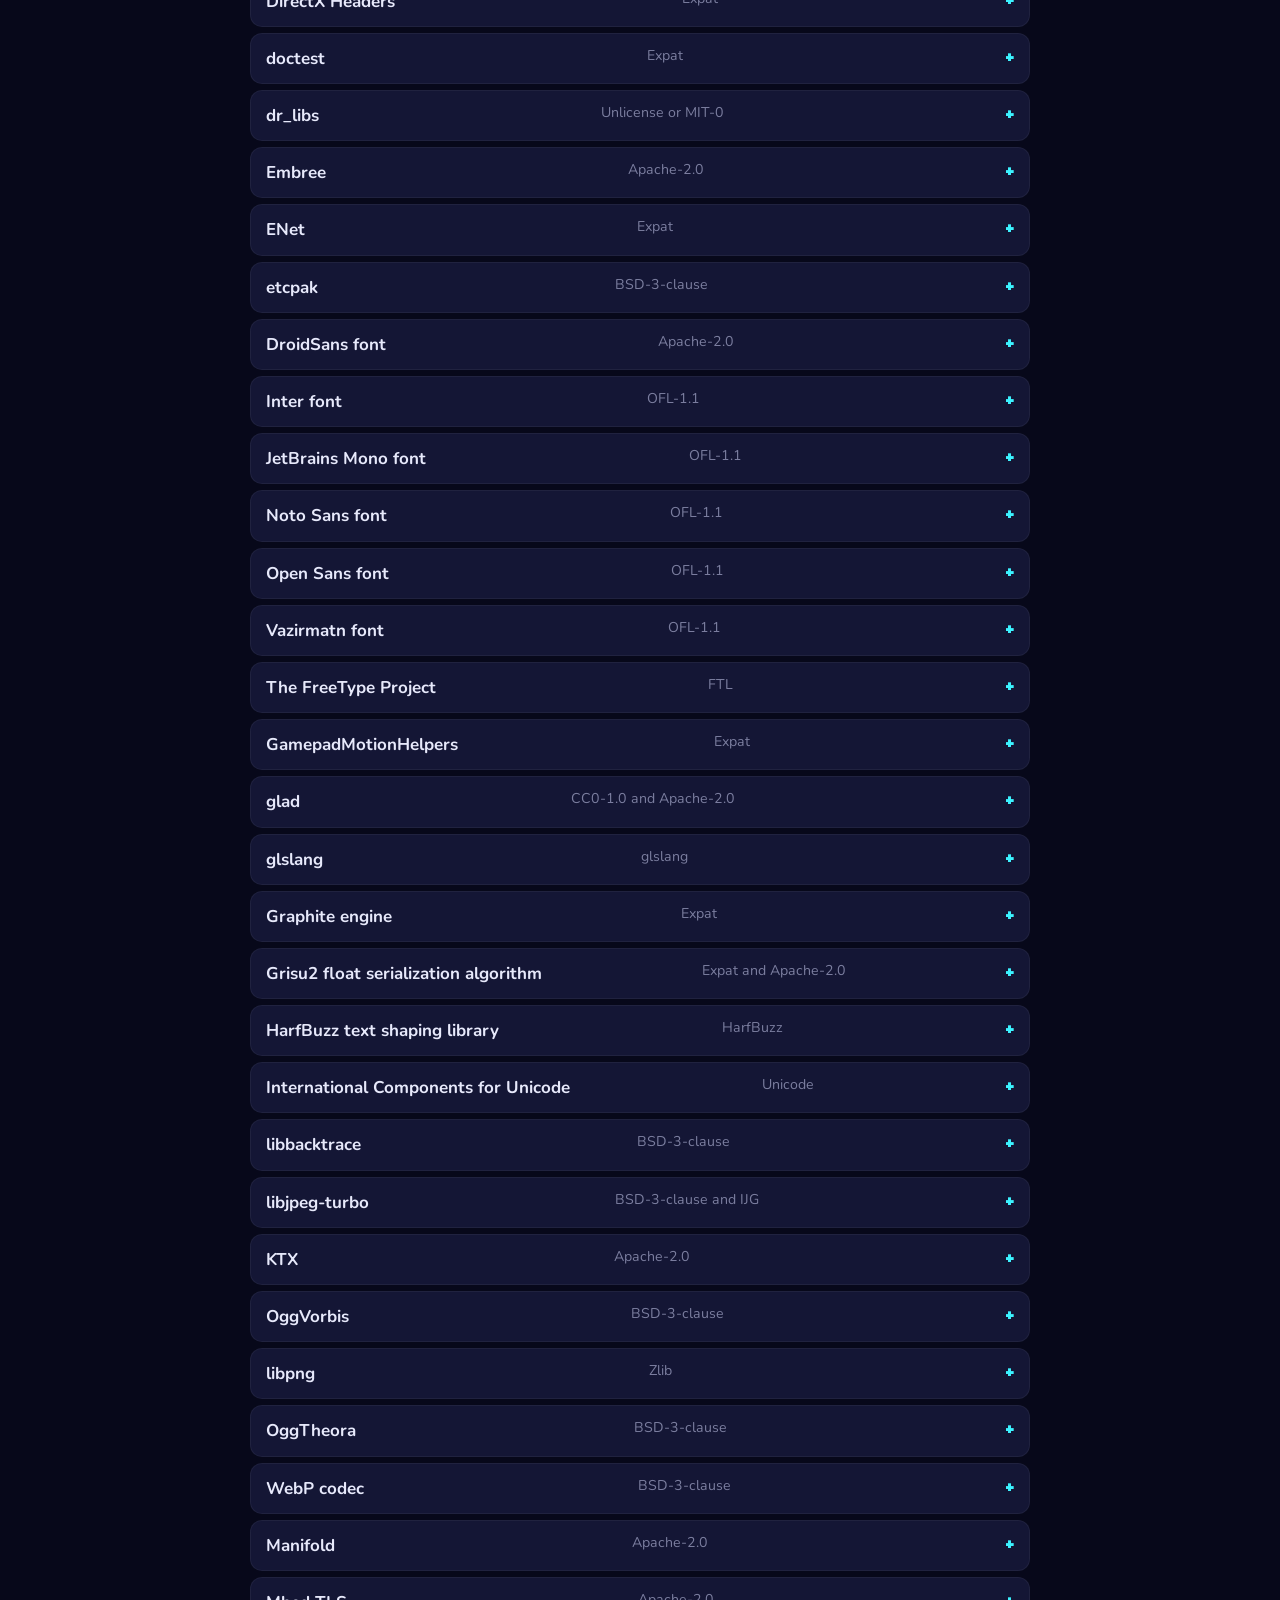
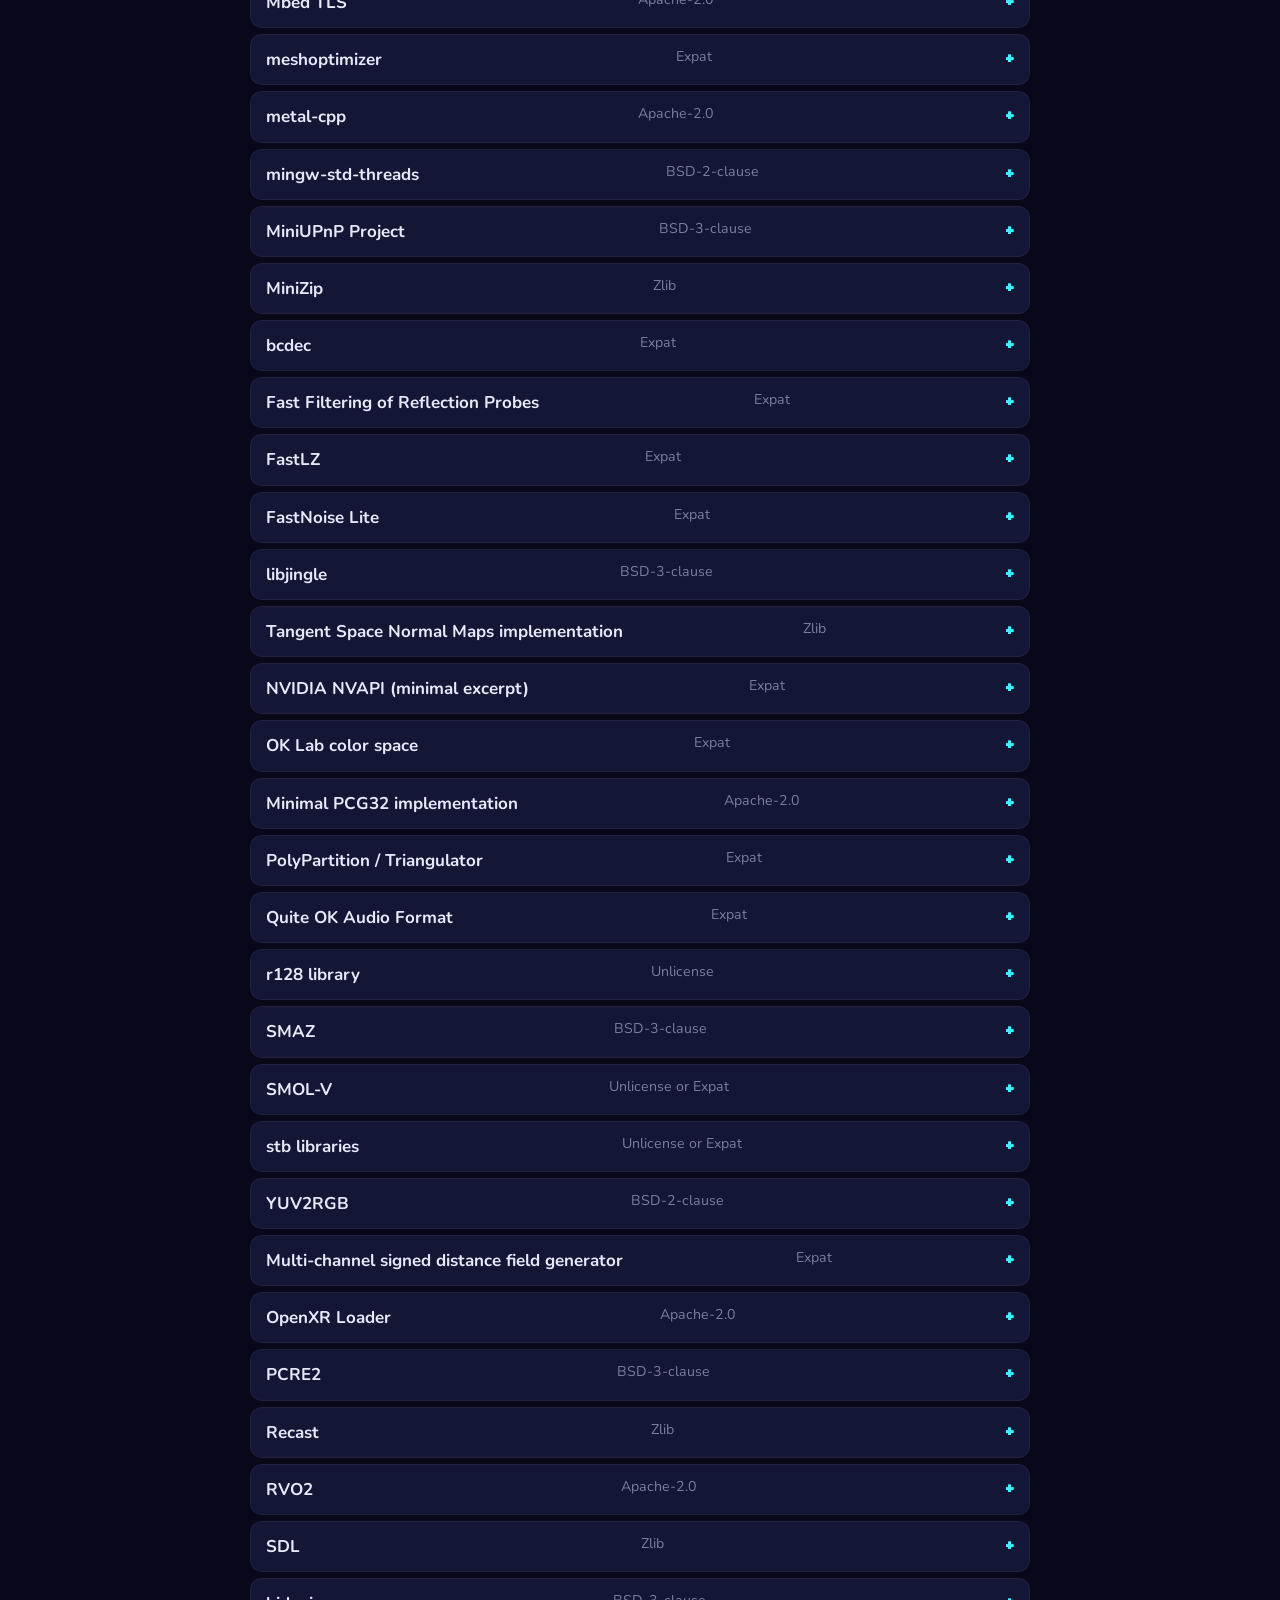
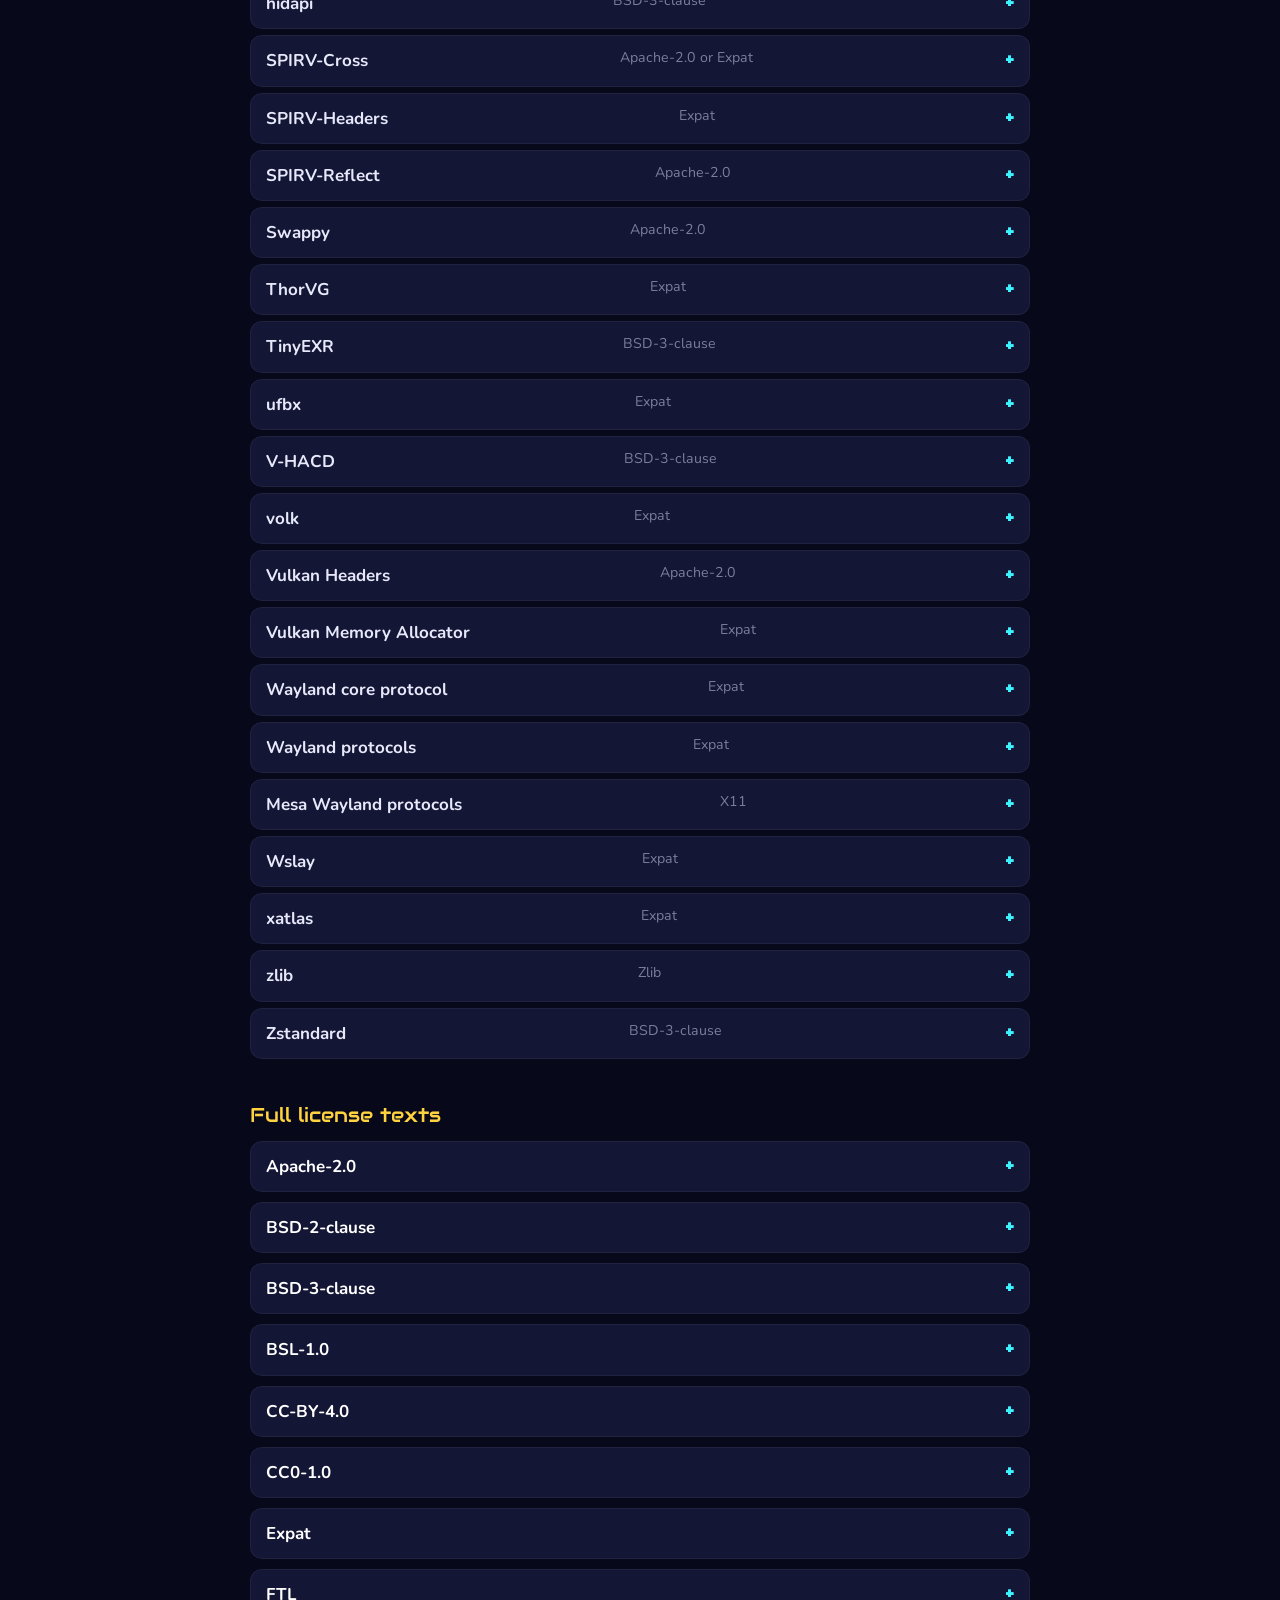
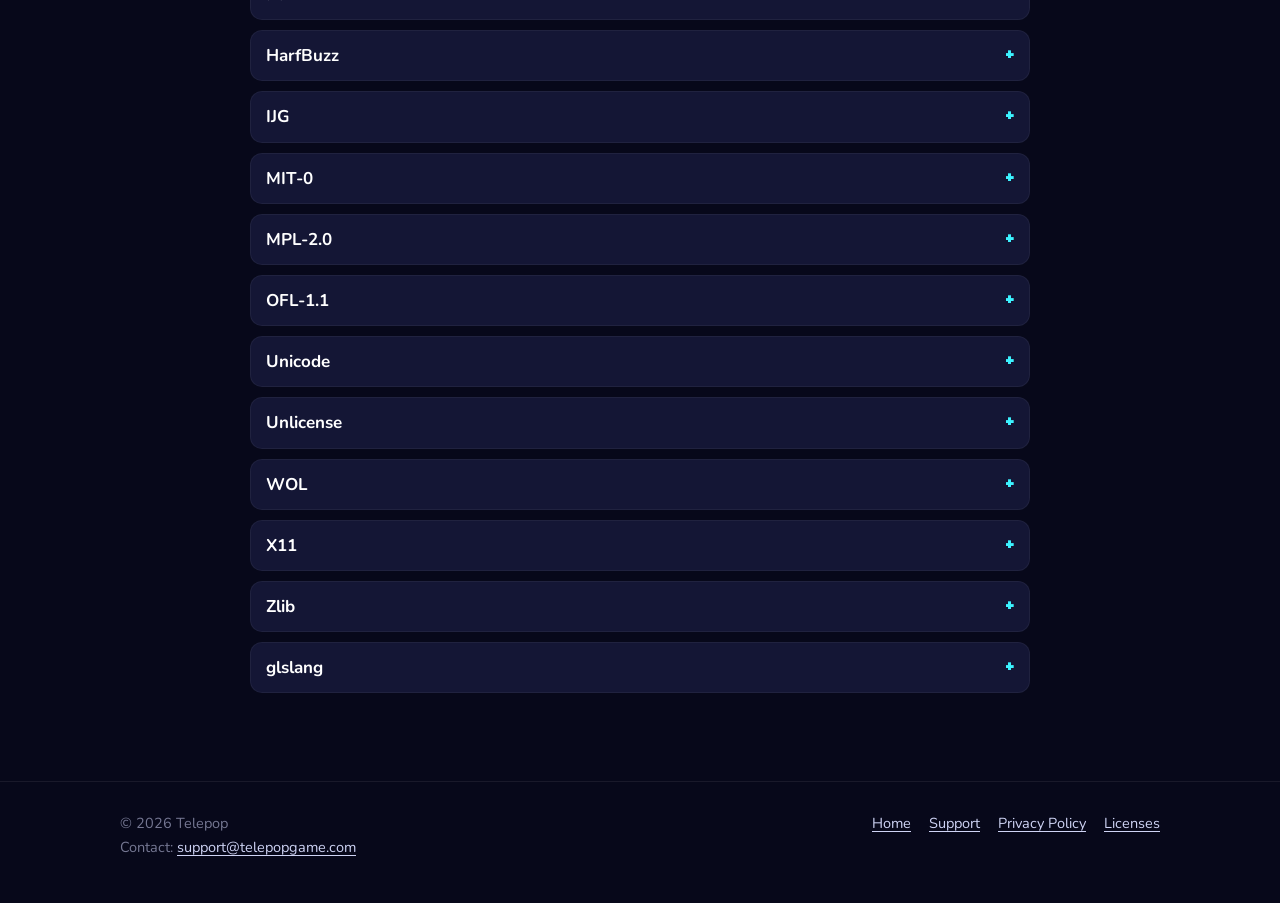
<file: lisanslar.html>
<!doctype html>
<html lang="tr" data-dil="tr" data-baslik-tr="Lisanslar ve Emeği Geçenler · Telepop" data-baslik-en="Licenses and Credits · Telepop">
<head>
<meta charset="utf-8">
<meta name="viewport" content="width=device-width, initial-scale=1">
<title>Lisanslar ve Emeği Geçenler · Telepop</title>
<meta name="description" content="Telepop'ta kullanılan oyun motoru, yazı tipleri, simgeler ve müziğin lisansları · Licenses for the engine, fonts, icons and music used in Telepop">
<meta name="theme-color" content="#0d0f26">
<link rel="icon" href="img/favicon-32.png?v=97741b82a9" sizes="32x32">
<link rel="apple-touch-icon" href="img/simge-180.png?v=d66f84d0c2">
<link rel="stylesheet" href="css/site.css?v=304aade515">
</head>
<body>
<a class="atla" href="#icerik"><span lang="tr">İçeriğe geç</span><span lang="en">Skip to content</span></a>
<header class="ust">
	<div class="ic">
		<a class="marka" href="index.html"><img src="img/simge-192.png?v=a9a7532198" alt="" width="34" height="34"><span>TELEPOP</span></a>
		<nav class="baglantilar" aria-label="Site">
			<a class="ev" href="index.html"><span lang="tr">Ana Sayfa</span><span lang="en">Home</span></a>
			<a class="genis" href="destek.html"><span lang="tr">Destek</span><span lang="en">Support</span></a>
			<a href="gizlilik.html"><span lang="tr">Gizlilik</span><span lang="en">Privacy</span></a>
			<a href="lisanslar.html" aria-current="page"><span lang="tr">Lisanslar</span><span lang="en">Licenses</span></a>
		</nav>
		<div class="dil-secimi" role="group" aria-label="Dil / Language">
			<button type="button" data-dil-sec="tr" aria-pressed="true"><span>TR</span></button>
			<button type="button" data-dil-sec="en" aria-pressed="false"><span>EN</span></button>
		</div>
	</div>
</header>

<main id="icerik" class="metin-sayfasi">
	<div class="ic">
		<h1><span lang="tr">Lisanslar ve Emeği Geçenler</span><span lang="en">Licenses and Credits</span></h1>
		<p class="tarih"><span lang="tr">Oyun motoru: Godot 4.7.2-stable</span><span lang="en">Game engine: Godot 4.7.2-stable</span></p>

		<h2><span lang="tr">Emeği Geçenler</span><span lang="en">Credits</span></h2>
		<p><span lang="tr">Godot oyun motoruyla yapıldı. Ses efektleri oyunun kendi koduyla üretildi.</span><span lang="en">Made with the Godot game engine. The sound effects are generated by the game&#x27;s own code.</span></p>

		<h3><span lang="tr">Teşekkürler</span><span lang="en">Thanks</span></h3>
		<p><span lang="tr">İngilizce çeviri ve desteği için Memnune Gümüş&#x27;e teşekkürler.</span><span lang="en">Thanks to Memnune Gümüş for the English translation and support.</span></p>

		<h3><span lang="tr">Müzik</span><span lang="en">Music</span></h3>
		<p><span lang="tr">Menü müziği: “Nighum”, James Gargette (cinameng). OpenGameArt.org, CC0 (kamu malı).</span><span lang="en">Menu music: “Nighum” by James Gargette (cinameng). OpenGameArt.org, CC0 (public domain).</span><br><a href="https://opengameart.org/node/142379" rel="noopener"><span lang="tr">Parçanın sayfası</span><span lang="en">Track page</span></a> · <a href="https://creativecommons.org/publicdomain/zero/1.0/" rel="noopener">CC0 1.0</a></p>

		<h3><span lang="tr">Yazı Tipleri</span><span lang="en">Fonts</span></h3>
		<details>
	<summary><span>Audiowide</span><small>SIL Open Font License 1.1</small></summary>
	<div class="icerik"><pre>Copyright (c) 2012, Brian J. Bonislawsky DBA Astigmatic (AOETI) (astigma@astigmatic.com), with Reserved Font Names &quot;Audiowide&quot;

This Font Software is licensed under the SIL Open Font License, Version 1.1.
This license is copied below, and is also available with a FAQ at:
http://scripts.sil.org/OFL


-----------------------------------------------------------
SIL OPEN FONT LICENSE Version 1.1 - 26 February 2007
-----------------------------------------------------------

PREAMBLE
The goals of the Open Font License (OFL) are to stimulate worldwide
development of collaborative font projects, to support the font creation
efforts of academic and linguistic communities, and to provide a free and
open framework in which fonts may be shared and improved in partnership
with others.

The OFL allows the licensed fonts to be used, studied, modified and
redistributed freely as long as they are not sold by themselves. The
fonts, including any derivative works, can be bundled, embedded, 
redistributed and/or sold with any software provided that any reserved
names are not used by derivative works. The fonts and derivatives,
however, cannot be released under any other type of license. The
requirement for fonts to remain under this license does not apply
to any document created using the fonts or their derivatives.

DEFINITIONS
&quot;Font Software&quot; refers to the set of files released by the Copyright
Holder(s) under this license and clearly marked as such. This may
include source files, build scripts and documentation.

&quot;Reserved Font Name&quot; refers to any names specified as such after the
copyright statement(s).

&quot;Original Version&quot; refers to the collection of Font Software components as
distributed by the Copyright Holder(s).

&quot;Modified Version&quot; refers to any derivative made by adding to, deleting,
or substituting -- in part or in whole -- any of the components of the
Original Version, by changing formats or by porting the Font Software to a
new environment.

&quot;Author&quot; refers to any designer, engineer, programmer, technical
writer or other person who contributed to the Font Software.

PERMISSION &amp; CONDITIONS
Permission is hereby granted, free of charge, to any person obtaining
a copy of the Font Software, to use, study, copy, merge, embed, modify,
redistribute, and sell modified and unmodified copies of the Font
Software, subject to the following conditions:

1) Neither the Font Software nor any of its individual components,
in Original or Modified Versions, may be sold by itself.

2) Original or Modified Versions of the Font Software may be bundled,
redistributed and/or sold with any software, provided that each copy
contains the above copyright notice and this license. These can be
included either as stand-alone text files, human-readable headers or
in the appropriate machine-readable metadata fields within text or
binary files as long as those fields can be easily viewed by the user.

3) No Modified Version of the Font Software may use the Reserved Font
Name(s) unless explicit written permission is granted by the corresponding
Copyright Holder. This restriction only applies to the primary font name as
presented to the users.

4) The name(s) of the Copyright Holder(s) or the Author(s) of the Font
Software shall not be used to promote, endorse or advertise any
Modified Version, except to acknowledge the contribution(s) of the
Copyright Holder(s) and the Author(s) or with their explicit written
permission.

5) The Font Software, modified or unmodified, in part or in whole,
must be distributed entirely under this license, and must not be
distributed under any other license. The requirement for fonts to
remain under this license does not apply to any document created
using the Font Software.

TERMINATION
This license becomes null and void if any of the above conditions are
not met.

DISCLAIMER
THE FONT SOFTWARE IS PROVIDED &quot;AS IS&quot;, WITHOUT WARRANTY OF ANY KIND,
EXPRESS OR IMPLIED, INCLUDING BUT NOT LIMITED TO ANY WARRANTIES OF
MERCHANTABILITY, FITNESS FOR A PARTICULAR PURPOSE AND NONINFRINGEMENT
OF COPYRIGHT, PATENT, TRADEMARK, OR OTHER RIGHT. IN NO EVENT SHALL THE
COPYRIGHT HOLDER BE LIABLE FOR ANY CLAIM, DAMAGES OR OTHER LIABILITY,
INCLUDING ANY GENERAL, SPECIAL, INDIRECT, INCIDENTAL, OR CONSEQUENTIAL
DAMAGES, WHETHER IN AN ACTION OF CONTRACT, TORT OR OTHERWISE, ARISING
FROM, OUT OF THE USE OR INABILITY TO USE THE FONT SOFTWARE OR FROM
OTHER DEALINGS IN THE FONT SOFTWARE.</pre></div>
</details>
<details>
	<summary><span>Nunito</span><small>SIL Open Font License 1.1</small></summary>
	<div class="icerik"><pre>Copyright 2014 The Nunito Project Authors (https://github.com/googlefonts/nunito)

This Font Software is licensed under the SIL Open Font License, Version 1.1.
This license is copied below, and is also available with a FAQ at:
http://scripts.sil.org/OFL


-----------------------------------------------------------
SIL OPEN FONT LICENSE Version 1.1 - 26 February 2007
-----------------------------------------------------------

PREAMBLE
The goals of the Open Font License (OFL) are to stimulate worldwide
development of collaborative font projects, to support the font creation
efforts of academic and linguistic communities, and to provide a free and
open framework in which fonts may be shared and improved in partnership
with others.

The OFL allows the licensed fonts to be used, studied, modified and
redistributed freely as long as they are not sold by themselves. The
fonts, including any derivative works, can be bundled, embedded, 
redistributed and/or sold with any software provided that any reserved
names are not used by derivative works. The fonts and derivatives,
however, cannot be released under any other type of license. The
requirement for fonts to remain under this license does not apply
to any document created using the fonts or their derivatives.

DEFINITIONS
&quot;Font Software&quot; refers to the set of files released by the Copyright
Holder(s) under this license and clearly marked as such. This may
include source files, build scripts and documentation.

&quot;Reserved Font Name&quot; refers to any names specified as such after the
copyright statement(s).

&quot;Original Version&quot; refers to the collection of Font Software components as
distributed by the Copyright Holder(s).

&quot;Modified Version&quot; refers to any derivative made by adding to, deleting,
or substituting -- in part or in whole -- any of the components of the
Original Version, by changing formats or by porting the Font Software to a
new environment.

&quot;Author&quot; refers to any designer, engineer, programmer, technical
writer or other person who contributed to the Font Software.

PERMISSION &amp; CONDITIONS
Permission is hereby granted, free of charge, to any person obtaining
a copy of the Font Software, to use, study, copy, merge, embed, modify,
redistribute, and sell modified and unmodified copies of the Font
Software, subject to the following conditions:

1) Neither the Font Software nor any of its individual components,
in Original or Modified Versions, may be sold by itself.

2) Original or Modified Versions of the Font Software may be bundled,
redistributed and/or sold with any software, provided that each copy
contains the above copyright notice and this license. These can be
included either as stand-alone text files, human-readable headers or
in the appropriate machine-readable metadata fields within text or
binary files as long as those fields can be easily viewed by the user.

3) No Modified Version of the Font Software may use the Reserved Font
Name(s) unless explicit written permission is granted by the corresponding
Copyright Holder. This restriction only applies to the primary font name as
presented to the users.

4) The name(s) of the Copyright Holder(s) or the Author(s) of the Font
Software shall not be used to promote, endorse or advertise any
Modified Version, except to acknowledge the contribution(s) of the
Copyright Holder(s) and the Author(s) or with their explicit written
permission.

5) The Font Software, modified or unmodified, in part or in whole,
must be distributed entirely under this license, and must not be
distributed under any other license. The requirement for fonts to
remain under this license does not apply to any document created
using the Font Software.

TERMINATION
This license becomes null and void if any of the above conditions are
not met.

DISCLAIMER
THE FONT SOFTWARE IS PROVIDED &quot;AS IS&quot;, WITHOUT WARRANTY OF ANY KIND,
EXPRESS OR IMPLIED, INCLUDING BUT NOT LIMITED TO ANY WARRANTIES OF
MERCHANTABILITY, FITNESS FOR A PARTICULAR PURPOSE AND NONINFRINGEMENT
OF COPYRIGHT, PATENT, TRADEMARK, OR OTHER RIGHT. IN NO EVENT SHALL THE
COPYRIGHT HOLDER BE LIABLE FOR ANY CLAIM, DAMAGES OR OTHER LIABILITY,
INCLUDING ANY GENERAL, SPECIAL, INDIRECT, INCIDENTAL, OR CONSEQUENTIAL
DAMAGES, WHETHER IN AN ACTION OF CONTRACT, TORT OR OTHERWISE, ARISING
FROM, OUT OF THE USE OR INABILITY TO USE THE FONT SOFTWARE OR FROM
OTHER DEALINGS IN THE FONT SOFTWARE.</pre></div>
</details>
<details>
	<summary><span>Righteous</span><small>SIL Open Font License 1.1</small></summary>
	<div class="icerik"><pre>Copyright (c) 2011 by Brian J. Bonislawsky DBA Astigmatic (AOETI)
(astigma@astigmatic.com), with Reserved Font Names &quot;Righteous&quot;

This Font Software is licensed under the SIL Open Font License, Version 1.1.
This license is copied below, and is also available with a FAQ at:
http://scripts.sil.org/OFL


-----------------------------------------------------------
SIL OPEN FONT LICENSE Version 1.1 - 26 February 2007
-----------------------------------------------------------

PREAMBLE
The goals of the Open Font License (OFL) are to stimulate worldwide
development of collaborative font projects, to support the font creation
efforts of academic and linguistic communities, and to provide a free and
open framework in which fonts may be shared and improved in partnership
with others.

The OFL allows the licensed fonts to be used, studied, modified and
redistributed freely as long as they are not sold by themselves. The
fonts, including any derivative works, can be bundled, embedded, 
redistributed and/or sold with any software provided that any reserved
names are not used by derivative works. The fonts and derivatives,
however, cannot be released under any other type of license. The
requirement for fonts to remain under this license does not apply
to any document created using the fonts or their derivatives.

DEFINITIONS
&quot;Font Software&quot; refers to the set of files released by the Copyright
Holder(s) under this license and clearly marked as such. This may
include source files, build scripts and documentation.

&quot;Reserved Font Name&quot; refers to any names specified as such after the
copyright statement(s).

&quot;Original Version&quot; refers to the collection of Font Software components as
distributed by the Copyright Holder(s).

&quot;Modified Version&quot; refers to any derivative made by adding to, deleting,
or substituting -- in part or in whole -- any of the components of the
Original Version, by changing formats or by porting the Font Software to a
new environment.

&quot;Author&quot; refers to any designer, engineer, programmer, technical
writer or other person who contributed to the Font Software.

PERMISSION &amp; CONDITIONS
Permission is hereby granted, free of charge, to any person obtaining
a copy of the Font Software, to use, study, copy, merge, embed, modify,
redistribute, and sell modified and unmodified copies of the Font
Software, subject to the following conditions:

1) Neither the Font Software nor any of its individual components,
in Original or Modified Versions, may be sold by itself.

2) Original or Modified Versions of the Font Software may be bundled,
redistributed and/or sold with any software, provided that each copy
contains the above copyright notice and this license. These can be
included either as stand-alone text files, human-readable headers or
in the appropriate machine-readable metadata fields within text or
binary files as long as those fields can be easily viewed by the user.

3) No Modified Version of the Font Software may use the Reserved Font
Name(s) unless explicit written permission is granted by the corresponding
Copyright Holder. This restriction only applies to the primary font name as
presented to the users.

4) The name(s) of the Copyright Holder(s) or the Author(s) of the Font
Software shall not be used to promote, endorse or advertise any
Modified Version, except to acknowledge the contribution(s) of the
Copyright Holder(s) and the Author(s) or with their explicit written
permission.

5) The Font Software, modified or unmodified, in part or in whole,
must be distributed entirely under this license, and must not be
distributed under any other license. The requirement for fonts to
remain under this license does not apply to any document created
using the Font Software.

TERMINATION
This license becomes null and void if any of the above conditions are
not met.

DISCLAIMER
THE FONT SOFTWARE IS PROVIDED &quot;AS IS&quot;, WITHOUT WARRANTY OF ANY KIND,
EXPRESS OR IMPLIED, INCLUDING BUT NOT LIMITED TO ANY WARRANTIES OF
MERCHANTABILITY, FITNESS FOR A PARTICULAR PURPOSE AND NONINFRINGEMENT
OF COPYRIGHT, PATENT, TRADEMARK, OR OTHER RIGHT. IN NO EVENT SHALL THE
COPYRIGHT HOLDER BE LIABLE FOR ANY CLAIM, DAMAGES OR OTHER LIABILITY,
INCLUDING ANY GENERAL, SPECIAL, INDIRECT, INCIDENTAL, OR CONSEQUENTIAL
DAMAGES, WHETHER IN AN ACTION OF CONTRACT, TORT OR OTHERWISE, ARISING
FROM, OUT OF THE USE OR INABILITY TO USE THE FONT SOFTWARE OR FROM
OTHER DEALINGS IN THE FONT SOFTWARE.</pre></div>
</details>

		<h3><span lang="tr">Simgeler</span><span lang="en">Icons</span></h3>
		<details>
			<summary><span>Material Symbols · Google</span><small>Apache License 2.0</small></summary>
			<div class="icerik"><pre>Apache License
                           Version 2.0, January 2004
                        http://www.apache.org/licenses/

   TERMS AND CONDITIONS FOR USE, REPRODUCTION, AND DISTRIBUTION

   1. Definitions.

      &quot;License&quot; shall mean the terms and conditions for use, reproduction,
      and distribution as defined by Sections 1 through 9 of this document.

      &quot;Licensor&quot; shall mean the copyright owner or entity authorized by
      the copyright owner that is granting the License.

      &quot;Legal Entity&quot; shall mean the union of the acting entity and all
      other entities that control, are controlled by, or are under common
      control with that entity. For the purposes of this definition,
      &quot;control&quot; means (i) the power, direct or indirect, to cause the
      direction or management of such entity, whether by contract or
      otherwise, or (ii) ownership of fifty percent (50%) or more of the
      outstanding shares, or (iii) beneficial ownership of such entity.

      &quot;You&quot; (or &quot;Your&quot;) shall mean an individual or Legal Entity
      exercising permissions granted by this License.

      &quot;Source&quot; form shall mean the preferred form for making modifications,
      including but not limited to software source code, documentation
      source, and configuration files.

      &quot;Object&quot; form shall mean any form resulting from mechanical
      transformation or translation of a Source form, including but
      not limited to compiled object code, generated documentation,
      and conversions to other media types.

      &quot;Work&quot; shall mean the work of authorship, whether in Source or
      Object form, made available under the License, as indicated by a
      copyright notice that is included in or attached to the work
      (an example is provided in the Appendix below).

      &quot;Derivative Works&quot; shall mean any work, whether in Source or Object
      form, that is based on (or derived from) the Work and for which the
      editorial revisions, annotations, elaborations, or other modifications
      represent, as a whole, an original work of authorship. For the purposes
      of this License, Derivative Works shall not include works that remain
      separable from, or merely link (or bind by name) to the interfaces of,
      the Work and Derivative Works thereof.

      &quot;Contribution&quot; shall mean any work of authorship, including
      the original version of the Work and any modifications or additions
      to that Work or Derivative Works thereof, that is intentionally
      submitted to Licensor for inclusion in the Work by the copyright owner
      or by an individual or Legal Entity authorized to submit on behalf of
      the copyright owner. For the purposes of this definition, &quot;submitted&quot;
      means any form of electronic, verbal, or written communication sent
      to the Licensor or its representatives, including but not limited to
      communication on electronic mailing lists, source code control systems,
      and issue tracking systems that are managed by, or on behalf of, the
      Licensor for the purpose of discussing and improving the Work, but
      excluding communication that is conspicuously marked or otherwise
      designated in writing by the copyright owner as &quot;Not a Contribution.&quot;

      &quot;Contributor&quot; shall mean Licensor and any individual or Legal Entity
      on behalf of whom a Contribution has been received by Licensor and
      subsequently incorporated within the Work.

   2. Grant of Copyright License. Subject to the terms and conditions of
      this License, each Contributor hereby grants to You a perpetual,
      worldwide, non-exclusive, no-charge, royalty-free, irrevocable
      copyright license to reproduce, prepare Derivative Works of,
      publicly display, publicly perform, sublicense, and distribute the
      Work and such Derivative Works in Source or Object form.

   3. Grant of Patent License. Subject to the terms and conditions of
      this License, each Contributor hereby grants to You a perpetual,
      worldwide, non-exclusive, no-charge, royalty-free, irrevocable
      (except as stated in this section) patent license to make, have made,
      use, offer to sell, sell, import, and otherwise transfer the Work,
      where such license applies only to those patent claims licensable
      by such Contributor that are necessarily infringed by their
      Contribution(s) alone or by combination of their Contribution(s)
      with the Work to which such Contribution(s) was submitted. If You
      institute patent litigation against any entity (including a
      cross-claim or counterclaim in a lawsuit) alleging that the Work
      or a Contribution incorporated within the Work constitutes direct
      or contributory patent infringement, then any patent licenses
      granted to You under this License for that Work shall terminate
      as of the date such litigation is filed.

   4. Redistribution. You may reproduce and distribute copies of the
      Work or Derivative Works thereof in any medium, with or without
      modifications, and in Source or Object form, provided that You
      meet the following conditions:

      (a) You must give any other recipients of the Work or
          Derivative Works a copy of this License; and

      (b) You must cause any modified files to carry prominent notices
          stating that You changed the files; and

      (c) You must retain, in the Source form of any Derivative Works
          that You distribute, all copyright, patent, trademark, and
          attribution notices from the Source form of the Work,
          excluding those notices that do not pertain to any part of
          the Derivative Works; and

      (d) If the Work includes a &quot;NOTICE&quot; text file as part of its
          distribution, then any Derivative Works that You distribute must
          include a readable copy of the attribution notices contained
          within such NOTICE file, excluding those notices that do not
          pertain to any part of the Derivative Works, in at least one
          of the following places: within a NOTICE text file distributed
          as part of the Derivative Works; within the Source form or
          documentation, if provided along with the Derivative Works; or,
          within a display generated by the Derivative Works, if and
          wherever such third-party notices normally appear. The contents
          of the NOTICE file are for informational purposes only and
          do not modify the License. You may add Your own attribution
          notices within Derivative Works that You distribute, alongside
          or as an addendum to the NOTICE text from the Work, provided
          that such additional attribution notices cannot be construed
          as modifying the License.

      You may add Your own copyright statement to Your modifications and
      may provide additional or different license terms and conditions
      for use, reproduction, or distribution of Your modifications, or
      for any such Derivative Works as a whole, provided Your use,
      reproduction, and distribution of the Work otherwise complies with
      the conditions stated in this License.

   5. Submission of Contributions. Unless You explicitly state otherwise,
      any Contribution intentionally submitted for inclusion in the Work
      by You to the Licensor shall be under the terms and conditions of
      this License, without any additional terms or conditions.
      Notwithstanding the above, nothing herein shall supersede or modify
      the terms of any separate license agreement you may have executed
      with Licensor regarding such Contributions.

   6. Trademarks. This License does not grant permission to use the trade
      names, trademarks, service marks, or product names of the Licensor,
      except as required for reasonable and customary use in describing the
      origin of the Work and reproducing the content of the NOTICE file.

   7. Disclaimer of Warranty. Unless required by applicable law or
      agreed to in writing, Licensor provides the Work (and each
      Contributor provides its Contributions) on an &quot;AS IS&quot; BASIS,
      WITHOUT WARRANTIES OR CONDITIONS OF ANY KIND, either express or
      implied, including, without limitation, any warranties or conditions
      of TITLE, NON-INFRINGEMENT, MERCHANTABILITY, or FITNESS FOR A
      PARTICULAR PURPOSE. You are solely responsible for determining the
      appropriateness of using or redistributing the Work and assume any
      risks associated with Your exercise of permissions under this License.

   8. Limitation of Liability. In no event and under no legal theory,
      whether in tort (including negligence), contract, or otherwise,
      unless required by applicable law (such as deliberate and grossly
      negligent acts) or agreed to in writing, shall any Contributor be
      liable to You for damages, including any direct, indirect, special,
      incidental, or consequential damages of any character arising as a
      result of this License or out of the use or inability to use the
      Work (including but not limited to damages for loss of goodwill,
      work stoppage, computer failure or malfunction, or any and all
      other commercial damages or losses), even if such Contributor
      has been advised of the possibility of such damages.

   9. Accepting Warranty or Additional Liability. While redistributing
      the Work or Derivative Works thereof, You may choose to offer,
      and charge a fee for, acceptance of support, warranty, indemnity,
      or other liability obligations and/or rights consistent with this
      License. However, in accepting such obligations, You may act only
      on Your own behalf and on Your sole responsibility, not on behalf
      of any other Contributor, and only if You agree to indemnify,
      defend, and hold each Contributor harmless for any liability
      incurred by, or claims asserted against, such Contributor by reason
      of your accepting any such warranty or additional liability.

   END OF TERMS AND CONDITIONS

   APPENDIX: How to apply the Apache License to your work.

      To apply the Apache License to your work, attach the following
      boilerplate notice, with the fields enclosed by brackets &quot;[]&quot;
      replaced with your own identifying information. (Don&#x27;t include
      the brackets!)  The text should be enclosed in the appropriate
      comment syntax for the file format. We also recommend that a
      file or class name and description of purpose be included on the
      same &quot;printed page&quot; as the copyright notice for easier
      identification within third-party archives.

   Copyright [yyyy] [name of copyright owner]

   Licensed under the Apache License, Version 2.0 (the &quot;License&quot;);
   you may not use this file except in compliance with the License.
   You may obtain a copy of the License at

       http://www.apache.org/licenses/LICENSE-2.0

   Unless required by applicable law or agreed to in writing, software
   distributed under the License is distributed on an &quot;AS IS&quot; BASIS,
   WITHOUT WARRANTIES OR CONDITIONS OF ANY KIND, either express or implied.
   See the License for the specific language governing permissions and
   limitations under the License.</pre></div>
		</details>

		<h2><span lang="tr">Godot Engine Lisansı</span><span lang="en">Godot Engine license</span></h2>
		<p><span lang="tr">Telepop, Godot Engine ile yapıldı. Godot şu lisansla dağıtılır:</span><span lang="en">This game uses Godot Engine, available under the following license:</span></p>
		<details open>
			<summary><span>Godot Engine</span><small>MIT</small></summary>
			<div class="icerik"><pre>Copyright (c) 2014-present Godot Engine contributors (see AUTHORS.md).
Copyright (c) 2007-2014 Juan Linietsky, Ariel Manzur.

Permission is hereby granted, free of charge, to any person obtaining a copy
of this software and associated documentation files (the &quot;Software&quot;), to deal
in the Software without restriction, including without limitation the rights
to use, copy, modify, merge, publish, distribute, sublicense, and/or sell
copies of the Software, and to permit persons to whom the Software is
furnished to do so, subject to the following conditions:

The above copyright notice and this permission notice shall be included in all
copies or substantial portions of the Software.

THE SOFTWARE IS PROVIDED &quot;AS IS&quot;, WITHOUT WARRANTY OF ANY KIND, EXPRESS OR
IMPLIED, INCLUDING BUT NOT LIMITED TO THE WARRANTIES OF MERCHANTABILITY,
FITNESS FOR A PARTICULAR PURPOSE AND NONINFRINGEMENT. IN NO EVENT SHALL THE
AUTHORS OR COPYRIGHT HOLDERS BE LIABLE FOR ANY CLAIM, DAMAGES OR OTHER
LIABILITY, WHETHER IN AN ACTION OF CONTRACT, TORT OR OTHERWISE, ARISING FROM,
OUT OF OR IN CONNECTION WITH THE SOFTWARE OR THE USE OR OTHER DEALINGS IN THE
SOFTWARE.</pre></div>
		</details>

		<h2><span lang="tr">Üçüncü Taraf Bileşenleri</span><span lang="en">Third-party components inside Godot</span></h2>
		<p><span lang="tr">Godot'nun içinde, kendi lisanslarıyla gelen başka yazılımlar da var. Her birinin telif satırları ve lisansı:</span><span lang="en">Godot itself contains software by third parties under their own licenses. Copyright lines and license for each:</span></p>
		<ul class="bilesenler">
			<li><details>
				<summary><span>Godot Engine</span><small>Expat</small></summary>
				<div class="icerik"><pre>© 2014-present, Godot Engine contributors
© 2007-2014, Juan Linietsky, Ariel Manzur</pre></div>
			</details></li>
			<li><details>
				<summary><span>Bullet Continuous Collision Detection and Physics Library</span><small>Expat and Zlib</small></summary>
				<div class="icerik"><pre>© 2011, Ole Kniemeyer, MAXON, www.maxon.net
© 2014-present, Godot Engine contributors
© 2007-2014, Juan Linietsky, Ariel Manzur
© 2003-2008, Erwin Coumans
© 2014-present, Godot Engine contributors
© 2007-2014, Juan Linietsky, Ariel Manzur
© 2007, Starbreeze Studios
© 2014-present, Godot Engine contributors
© 2007-2014, Juan Linietsky, Ariel Manzur</pre></div>
			</details></li>
			<li><details>
				<summary><span>Linux AppStream Metadata File</span><small>CC0-1.0</small></summary>
				<div class="icerik"><pre>© 2017-2022, Rémi Verschelde</pre></div>
			</details></li>
			<li><details>
				<summary><span>Godot Engine logo</span><small>CC-BY-4.0</small></summary>
				<div class="icerik"><pre>© 2017, Andrea Calabró</pre></div>
			</details></li>
			<li><details>
				<summary><span>Betsy</span><small>Expat</small></summary>
				<div class="icerik"><pre>© 2020-2022, Matias N. Goldberg</pre></div>
			</details></li>
			<li><details>
				<summary><span>Chipmunk2D Joint Constraints</span><small>Expat</small></summary>
				<div class="icerik"><pre>© 2007, Scott Lembcke</pre></div>
			</details></li>
			<li><details>
				<summary><span>Open Dynamics Engine</span><small>BSD-3-clause</small></summary>
				<div class="icerik"><pre>© 2001-2003, Russell L. Smith, Alen Ladavac, Nguyen Binh</pre></div>
			</details></li>
			<li><details>
				<summary><span>Jolt Physics</span><small>Expat</small></summary>
				<div class="icerik"><pre>© 2021, Jorrit Rouwe
© 2014-present, Godot Engine contributors
© 2007-2014, Juan Linietsky, Ariel Manzur
© 2021, Jorrit Rouwe</pre></div>
			</details></li>
			<li><details>
				<summary><span>Joint Non-Local Means (JNLM) denoiser</span><small>Expat</small></summary>
				<div class="icerik"><pre>© 2020, Manuel Prandini
© 2014-present, Godot Engine contributors
© 2007-2014, Juan Linietsky, Ariel Manzur</pre></div>
			</details></li>
			<li><details>
				<summary><span>The Android Open Source Project</span><small>Apache-2.0</small></summary>
				<div class="icerik"><pre>© 2008-2016, The Android Open Source Project
© 2002, Google, Inc.</pre></div>
			</details></li>
			<li><details>
				<summary><span>ProcessPhoenix</span><small>Apache-2.0</small></summary>
				<div class="icerik"><pre>© 2015, Jake Wharton</pre></div>
			</details></li>
			<li><details>
				<summary><span>Robert Penner&#x27;s Easing Functions</span><small>Expat</small></summary>
				<div class="icerik"><pre>© 2001, Robert Penner
© 2014-present, Godot Engine contributors
© 2007-2014, Juan Linietsky, Ariel Manzur</pre></div>
			</details></li>
			<li><details>
				<summary><span>NVidia&#x27;s FXAA 3.11, simplified by Simon Rodriguez</span><small>BSD-3-clause and Expat</small></summary>
				<div class="icerik"><pre>© 2014-2015, NVIDIA CORPORATION
© 2017 Simon Rodriguez</pre></div>
			</details></li>
			<li><details>
				<summary><span>Intel ASSAO and related files</span><small>Expat</small></summary>
				<div class="icerik"><pre>© 2016, Intel Corporation</pre></div>
			</details></li>
			<li><details>
				<summary><span>Temporal Anti-Aliasing resolve implementation</span><small>Expat</small></summary>
				<div class="icerik"><pre>© 2016, Panos Karabelas</pre></div>
			</details></li>
			<li><details>
				<summary><span>Subpixel Morphological Antialiasing</span><small>Expat</small></summary>
				<div class="icerik"><pre>© 2013, Jorge Jimenez
© 2013, Jose I. Echevarria
© 2013, Belen Masia
© 2013, Fernando Navarro
© 2013, Diego Gutierrez</pre></div>
			</details></li>
			<li><details>
				<summary><span>AccessKit</span><small>Expat</small></summary>
				<div class="icerik"><pre>© 2023, The AccessKit Authors.</pre></div>
			</details></li>
			<li><details>
				<summary><span>AMD FidelityFX Super Resolution</span><small>Expat</small></summary>
				<div class="icerik"><pre>© 2021, Advanced Micro Devices, Inc.</pre></div>
			</details></li>
			<li><details>
				<summary><span>AMD FidelityFX Super Resolution 2</span><small>Expat</small></summary>
				<div class="icerik"><pre>© 2022-2023, Advanced Micro Devices, Inc.</pre></div>
			</details></li>
			<li><details>
				<summary><span>ANGLE</span><small>BSD-3-clause</small></summary>
				<div class="icerik"><pre>© 2018, The ANGLE Project Authors.</pre></div>
			</details></li>
			<li><details>
				<summary><span>Arm ASTC Encoder</span><small>Apache-2.0</small></summary>
				<div class="icerik"><pre>© 2011-2025, Arm Limited</pre></div>
			</details></li>
			<li><details>
				<summary><span>Basis Universal</span><small>Apache-2.0</small></summary>
				<div class="icerik"><pre>© 2019-2025, Binomial LLC.</pre></div>
			</details></li>
			<li><details>
				<summary><span>Brotli</span><small>Expat</small></summary>
				<div class="icerik"><pre>© 2009, 2010, 2013-2016 by the Brotli Authors.</pre></div>
			</details></li>
			<li><details>
				<summary><span>CA certificates</span><small>MPL-2.0</small></summary>
				<div class="icerik"><pre>© Mozilla Contributors</pre></div>
			</details></li>
			<li><details>
				<summary><span>Clipper2</span><small>BSL-1.0</small></summary>
				<div class="icerik"><pre>© 2010-2025, Angus Johnson</pre></div>
			</details></li>
			<li><details>
				<summary><span>Convection Texture Tools Stand-Alone Kernels</span><small>Expat</small></summary>
				<div class="icerik"><pre>© 2018, Eric Lasota
© 2018, Microsoft Corp.</pre></div>
			</details></li>
			<li><details>
				<summary><span>D3D12 Memory Allocator</span><small>Expat</small></summary>
				<div class="icerik"><pre>© 2019-2022 Advanced Micro Devices, Inc.</pre></div>
			</details></li>
			<li><details>
				<summary><span>DirectX Headers</span><small>Expat</small></summary>
				<div class="icerik"><pre>© Microsoft Corporation</pre></div>
			</details></li>
			<li><details>
				<summary><span>doctest</span><small>Expat</small></summary>
				<div class="icerik"><pre>© 2016-2023, Viktor Kirilov</pre></div>
			</details></li>
			<li><details>
				<summary><span>dr_libs</span><small>Unlicense or MIT-0</small></summary>
				<div class="icerik"><pre>© 2020, David Reid</pre></div>
			</details></li>
			<li><details>
				<summary><span>Embree</span><small>Apache-2.0</small></summary>
				<div class="icerik"><pre>© 2009-2021 Intel Corporation</pre></div>
			</details></li>
			<li><details>
				<summary><span>ENet</span><small>Expat</small></summary>
				<div class="icerik"><pre>© 2002-2024, Lee Salzman</pre></div>
			</details></li>
			<li><details>
				<summary><span>etcpak</span><small>BSD-3-clause</small></summary>
				<div class="icerik"><pre>© 2013-2022, Bartosz Taudul</pre></div>
			</details></li>
			<li><details>
				<summary><span>DroidSans font</span><small>Apache-2.0</small></summary>
				<div class="icerik"><pre>© 2008, The Android Open Source Project</pre></div>
			</details></li>
			<li><details>
				<summary><span>Inter font</span><small>OFL-1.1</small></summary>
				<div class="icerik"><pre>© 2016, The Inter Project Authors</pre></div>
			</details></li>
			<li><details>
				<summary><span>JetBrains Mono font</span><small>OFL-1.1</small></summary>
				<div class="icerik"><pre>© 2020, JetBrains s.r.o.</pre></div>
			</details></li>
			<li><details>
				<summary><span>Noto Sans font</span><small>OFL-1.1</small></summary>
				<div class="icerik"><pre>© 2012, Google Inc.</pre></div>
			</details></li>
			<li><details>
				<summary><span>Open Sans font</span><small>OFL-1.1</small></summary>
				<div class="icerik"><pre>© 2020, The Open Sans Project Authors</pre></div>
			</details></li>
			<li><details>
				<summary><span>Vazirmatn font</span><small>OFL-1.1</small></summary>
				<div class="icerik"><pre>© 2015, The Vazirmatn Project Authors.</pre></div>
			</details></li>
			<li><details>
				<summary><span>The FreeType Project</span><small>FTL</small></summary>
				<div class="icerik"><pre>© 1996-2025, David Turner, Robert Wilhelm, and Werner Lemberg.</pre></div>
			</details></li>
			<li><details>
				<summary><span>GamepadMotionHelpers</span><small>Expat</small></summary>
				<div class="icerik"><pre>© 2020-2023, Julian &quot;Jibb&quot; Smart</pre></div>
			</details></li>
			<li><details>
				<summary><span>glad</span><small>CC0-1.0 and Apache-2.0</small></summary>
				<div class="icerik"><pre>© 2013-2022, David Herberth
© 2013-2020, The Khronos Group Inc.</pre></div>
			</details></li>
			<li><details>
				<summary><span>glslang</span><small>glslang</small></summary>
				<div class="icerik"><pre>© 2015-2020, Google, Inc.
© 2014-2020, The Khronos Group Inc
© 2002, NVIDIA Corporation.</pre></div>
			</details></li>
			<li><details>
				<summary><span>Graphite engine</span><small>Expat</small></summary>
				<div class="icerik"><pre>© 2010, SIL International</pre></div>
			</details></li>
			<li><details>
				<summary><span>Grisu2 float serialization algorithm</span><small>Expat and Apache-2.0</small></summary>
				<div class="icerik"><pre>© 2009, Florian Loitsch
© 2018-2023, The simdjson authors</pre></div>
			</details></li>
			<li><details>
				<summary><span>HarfBuzz text shaping library</span><small>HarfBuzz</small></summary>
				<div class="icerik"><pre>© 2010-2022, Google, Inc.
© 2015-2020, Ebrahim Byagowi
© 2019,2020, Facebook, Inc.
© 2012, 2015, Mozilla Foundation
© 2011, Codethink Limited
© 2008, 2010, Nokia Corporation and/or its subsidiary(-ies)
© 2009, Keith Stribley
© 2011, Martin Hosken and SIL International
© 2007, Chris Wilson
© 2005-2006, 2020-2023, Behdad Esfahbod
© 2004, 2007-2010, 2013, 2021-2023, Red Hat, Inc.
© 1998-2005, David Turner and Werner Lemberg
© 2016, Igalia, S.L.
© 2022, Matthias Clasen
© 2018, 2021, Khaled Hosny
© 2018-2020, Adobe, Inc.
© 2013-2015, Alexei Podtelezhnikov</pre></div>
			</details></li>
			<li><details>
				<summary><span>International Components for Unicode</span><small>Unicode</small></summary>
				<div class="icerik"><pre>© 2016-2024, Unicode, Inc.</pre></div>
			</details></li>
			<li><details>
				<summary><span>libbacktrace</span><small>BSD-3-clause</small></summary>
				<div class="icerik"><pre>© 2012-2021, Free Software Foundation, Inc.</pre></div>
			</details></li>
			<li><details>
				<summary><span>libjpeg-turbo</span><small>BSD-3-clause and IJG</small></summary>
				<div class="icerik"><pre>© 2009-2025, D. R. Commander
© 2015, Viktor Szathmáry.
© 1991-2020, Thomas G. Lane, Guido Vollbeding</pre></div>
			</details></li>
			<li><details>
				<summary><span>KTX</span><small>Apache-2.0</small></summary>
				<div class="icerik"><pre>© 2013-2020, Mark Callow
© 2010-2020 The Khronos Group, Inc.</pre></div>
			</details></li>
			<li><details>
				<summary><span>OggVorbis</span><small>BSD-3-clause</small></summary>
				<div class="icerik"><pre>© 2002, Xiph.org Foundation
© 2002-2015, Xiph.org Foundation</pre></div>
			</details></li>
			<li><details>
				<summary><span>libpng</span><small>Zlib</small></summary>
				<div class="icerik"><pre>© 1995-2026, The PNG Reference Library Authors.
© 2018-2026, Cosmin Truta.
© 2000-2002, 2004, 2006-2018 Glenn Randers-Pehrson.
© 1996-1997, Andreas Dilger.
© 1995-1996, Guy Eric Schalnat, Group 42, Inc.</pre></div>
			</details></li>
			<li><details>
				<summary><span>OggTheora</span><small>BSD-3-clause</small></summary>
				<div class="icerik"><pre>© 2002-2009, Xiph.org Foundation</pre></div>
			</details></li>
			<li><details>
				<summary><span>WebP codec</span><small>BSD-3-clause</small></summary>
				<div class="icerik"><pre>© 2010, Google Inc.</pre></div>
			</details></li>
			<li><details>
				<summary><span>Manifold</span><small>Apache-2.0</small></summary>
				<div class="icerik"><pre>© 2020-2025, The Manifold Authors</pre></div>
			</details></li>
			<li><details>
				<summary><span>Mbed TLS</span><small>Apache-2.0</small></summary>
				<div class="icerik"><pre>© The Mbed TLS Contributors</pre></div>
			</details></li>
			<li><details>
				<summary><span>meshoptimizer</span><small>Expat</small></summary>
				<div class="icerik"><pre>© 2016-2026, Arseny Kapoulkine</pre></div>
			</details></li>
			<li><details>
				<summary><span>metal-cpp</span><small>Apache-2.0</small></summary>
				<div class="icerik"><pre>© 2024, Apple Inc.</pre></div>
			</details></li>
			<li><details>
				<summary><span>mingw-std-threads</span><small>BSD-2-clause</small></summary>
				<div class="icerik"><pre>© 2016, Mega Limited</pre></div>
			</details></li>
			<li><details>
				<summary><span>MiniUPnP Project</span><small>BSD-3-clause</small></summary>
				<div class="icerik"><pre>© 2005-2025, Thomas Bernard</pre></div>
			</details></li>
			<li><details>
				<summary><span>MiniZip</span><small>Zlib</small></summary>
				<div class="icerik"><pre>© 1998-2026, Gilles Vollant
© 2007-2008, Even Rouault
© 2009-2010, Mathias Svensson</pre></div>
			</details></li>
			<li><details>
				<summary><span>bcdec</span><small>Expat</small></summary>
				<div class="icerik"><pre>© 2022, Sergii Kudlai</pre></div>
			</details></li>
			<li><details>
				<summary><span>Fast Filtering of Reflection Probes</span><small>Expat</small></summary>
				<div class="icerik"><pre>© 2016, Activision Publishing, Inc.</pre></div>
			</details></li>
			<li><details>
				<summary><span>FastLZ</span><small>Expat</small></summary>
				<div class="icerik"><pre>© 2005-2020, Ariya Hidayat</pre></div>
			</details></li>
			<li><details>
				<summary><span>FastNoise Lite</span><small>Expat</small></summary>
				<div class="icerik"><pre>© 2023, Jordan Peck and contributors</pre></div>
			</details></li>
			<li><details>
				<summary><span>libjingle</span><small>BSD-3-clause</small></summary>
				<div class="icerik"><pre>© 2012-2013, Google Inc.</pre></div>
			</details></li>
			<li><details>
				<summary><span>Tangent Space Normal Maps implementation</span><small>Zlib</small></summary>
				<div class="icerik"><pre>© 2011, Morten S. Mikkelsen</pre></div>
			</details></li>
			<li><details>
				<summary><span>NVIDIA NVAPI (minimal excerpt)</span><small>Expat</small></summary>
				<div class="icerik"><pre>© 2019-2022, NVIDIA Corporation</pre></div>
			</details></li>
			<li><details>
				<summary><span>OK Lab color space</span><small>Expat</small></summary>
				<div class="icerik"><pre>© 2021, Björn Ottosson</pre></div>
			</details></li>
			<li><details>
				<summary><span>Minimal PCG32 implementation</span><small>Apache-2.0</small></summary>
				<div class="icerik"><pre>© 2014, M.E. O&#x27;Neill</pre></div>
			</details></li>
			<li><details>
				<summary><span>PolyPartition / Triangulator</span><small>Expat</small></summary>
				<div class="icerik"><pre>© 2011-2021, Ivan Fratric and contributors</pre></div>
			</details></li>
			<li><details>
				<summary><span>Quite OK Audio Format</span><small>Expat</small></summary>
				<div class="icerik"><pre>© 2023, Dominic Szablewski</pre></div>
			</details></li>
			<li><details>
				<summary><span>r128 library</span><small>Unlicense</small></summary>
				<div class="icerik"><pre>© Alan Hickman</pre></div>
			</details></li>
			<li><details>
				<summary><span>SMAZ</span><small>BSD-3-clause</small></summary>
				<div class="icerik"><pre>© 2006-2009, Salvatore Sanfilippo</pre></div>
			</details></li>
			<li><details>
				<summary><span>SMOL-V</span><small>Unlicense or Expat</small></summary>
				<div class="icerik"><pre>© 2016-2024, Aras Pranckevicius</pre></div>
			</details></li>
			<li><details>
				<summary><span>stb libraries</span><small>Unlicense or Expat</small></summary>
				<div class="icerik"><pre>© Sean Barrett</pre></div>
			</details></li>
			<li><details>
				<summary><span>YUV2RGB</span><small>BSD-2-clause</small></summary>
				<div class="icerik"><pre>© 2008-2011, Robin Watts</pre></div>
			</details></li>
			<li><details>
				<summary><span>Multi-channel signed distance field generator</span><small>Expat</small></summary>
				<div class="icerik"><pre>© 2014-2025, Viktor Chlumsky</pre></div>
			</details></li>
			<li><details>
				<summary><span>OpenXR Loader</span><small>Apache-2.0</small></summary>
				<div class="icerik"><pre>© 2020-2025, The Khronos Group Inc.</pre></div>
			</details></li>
			<li><details>
				<summary><span>PCRE2</span><small>BSD-3-clause</small></summary>
				<div class="icerik"><pre>© 1997-2024, University of Cambridge
© 2009-2024, Zoltan Herczeg</pre></div>
			</details></li>
			<li><details>
				<summary><span>Recast</span><small>Zlib</small></summary>
				<div class="icerik"><pre>© 2009, Mikko Mononen</pre></div>
			</details></li>
			<li><details>
				<summary><span>RVO2</span><small>Apache-2.0</small></summary>
				<div class="icerik"><pre>© 2016, University of North Carolina at Chapel Hill</pre></div>
			</details></li>
			<li><details>
				<summary><span>SDL</span><small>Zlib</small></summary>
				<div class="icerik"><pre>© 1997-2025, Sam Lantinga</pre></div>
			</details></li>
			<li><details>
				<summary><span>hidapi</span><small>BSD-3-clause</small></summary>
				<div class="icerik"><pre>© 2010, Alan Ott, Signal 11 Software</pre></div>
			</details></li>
			<li><details>
				<summary><span>SPIRV-Cross</span><small>Apache-2.0 or Expat</small></summary>
				<div class="icerik"><pre>© 2015-2021, Arm Limited</pre></div>
			</details></li>
			<li><details>
				<summary><span>SPIRV-Headers</span><small>Expat</small></summary>
				<div class="icerik"><pre>© 2015-2024, The Khronos Group Inc.</pre></div>
			</details></li>
			<li><details>
				<summary><span>SPIRV-Reflect</span><small>Apache-2.0</small></summary>
				<div class="icerik"><pre>© 2017-2022, Google Inc.</pre></div>
			</details></li>
			<li><details>
				<summary><span>Swappy</span><small>Apache-2.0</small></summary>
				<div class="icerik"><pre>© 2019, The Android Open Source Project</pre></div>
			</details></li>
			<li><details>
				<summary><span>ThorVG</span><small>Expat</small></summary>
				<div class="icerik"><pre>© 2020-2026, The ThorVG Project</pre></div>
			</details></li>
			<li><details>
				<summary><span>TinyEXR</span><small>BSD-3-clause</small></summary>
				<div class="icerik"><pre>© 2014-2021, Syoyo Fujita
© 2002, Industrial Light &amp; Magic, a division of Lucas Digital Ltd. LLC</pre></div>
			</details></li>
			<li><details>
				<summary><span>ufbx</span><small>Expat</small></summary>
				<div class="icerik"><pre>© 2020, Samuli Raivio</pre></div>
			</details></li>
			<li><details>
				<summary><span>V-HACD</span><small>BSD-3-clause</small></summary>
				<div class="icerik"><pre>© 2011, Khaled Mamou
© 2003-2009, Erwin Coumans</pre></div>
			</details></li>
			<li><details>
				<summary><span>volk</span><small>Expat</small></summary>
				<div class="icerik"><pre>© 2018-2025, Arseny Kapoulkine</pre></div>
			</details></li>
			<li><details>
				<summary><span>Vulkan Headers</span><small>Apache-2.0</small></summary>
				<div class="icerik"><pre>© 2015-2025, The Khronos Group Inc.
© 2015-2025, Valve Corporation
© 2015-2025, LunarG, Inc.</pre></div>
			</details></li>
			<li><details>
				<summary><span>Vulkan Memory Allocator</span><small>Expat</small></summary>
				<div class="icerik"><pre>© 2017-2025, Advanced Micro Devices, Inc.</pre></div>
			</details></li>
			<li><details>
				<summary><span>Wayland core protocol</span><small>Expat</small></summary>
				<div class="icerik"><pre>© 2008-2012, Kristian Høgsberg
© 2010-2012, Intel Corporation
© 2011, Benjamin Franzke
© 2012, Collabora, Ltd.</pre></div>
			</details></li>
			<li><details>
				<summary><span>Wayland protocols</span><small>Expat</small></summary>
				<div class="icerik"><pre>© 2008-2013, Kristian Høgsberg
© 2010-2013, Intel Corporation
© 2013, Rafael Antognolli
© 2013, Jasper St. Pierre
© 2014, Jonas Ådahl
© 2014, Jason Ekstrand
© 2014-2015, Collabora, Ltd.
© 2015, Red Hat Inc.</pre></div>
			</details></li>
			<li><details>
				<summary><span>Mesa Wayland protocols</span><small>X11</small></summary>
				<div class="icerik"><pre>© 2008-2011, Kristian Høgsberg
© 2010-2011, Intel Corporation</pre></div>
			</details></li>
			<li><details>
				<summary><span>Wslay</span><small>Expat</small></summary>
				<div class="icerik"><pre>© 2011, 2012, 2015, Tatsuhiro Tsujikawa</pre></div>
			</details></li>
			<li><details>
				<summary><span>xatlas</span><small>Expat</small></summary>
				<div class="icerik"><pre>© 2018-2020, Jonathan Young
© 2013, Thekla, Inc
© 2006, NVIDIA Corporation, Ignacio Castano</pre></div>
			</details></li>
			<li><details>
				<summary><span>zlib</span><small>Zlib</small></summary>
				<div class="icerik"><pre>© 1995-2026, Jean-loup Gailly and Mark Adler</pre></div>
			</details></li>
			<li><details>
				<summary><span>Zstandard</span><small>BSD-3-clause</small></summary>
				<div class="icerik"><pre>© Meta Platforms, Inc. and affiliates.</pre></div>
			</details></li>
		</ul>

		<h2><span lang="tr">Tüm Lisans Metinleri</span><span lang="en">Full license texts</span></h2>
		<details>
	<summary><span>Apache-2.0</span></summary>
	<div class="icerik"><pre>Apache License
Version 2.0, January 2004
http://www.apache.org/licenses/

TERMS AND CONDITIONS FOR USE, REPRODUCTION, AND DISTRIBUTION

1. Definitions.

&quot;License&quot; shall mean the terms and conditions for use, reproduction,
and distribution as defined by Sections 1 through 9 of this document.

&quot;Licensor&quot; shall mean the copyright owner or entity authorized by
the copyright owner that is granting the License.

&quot;Legal Entity&quot; shall mean the union of the acting entity and all
other entities that control, are controlled by, or are under common
control with that entity. For the purposes of this definition,
&quot;control&quot; means (i) the power, direct or indirect, to cause the
direction or management of such entity, whether by contract or
otherwise, or (ii) ownership of fifty percent (50%) or more of the
outstanding shares, or (iii) beneficial ownership of such entity.

&quot;You&quot; (or &quot;Your&quot;) shall mean an individual or Legal Entity
exercising permissions granted by this License.

&quot;Source&quot; form shall mean the preferred form for making modifications,
including but not limited to software source code, documentation
source, and configuration files.

&quot;Object&quot; form shall mean any form resulting from mechanical
transformation or translation of a Source form, including but
not limited to compiled object code, generated documentation,
and conversions to other media types.

&quot;Work&quot; shall mean the work of authorship, whether in Source or
Object form, made available under the License, as indicated by a
copyright notice that is included in or attached to the work
(an example is provided in the Appendix below).

&quot;Derivative Works&quot; shall mean any work, whether in Source or Object
form, that is based on (or derived from) the Work and for which the
editorial revisions, annotations, elaborations, or other modifications
represent, as a whole, an original work of authorship. For the purposes
of this License, Derivative Works shall not include works that remain
separable from, or merely link (or bind by name) to the interfaces of,
the Work and Derivative Works thereof.

&quot;Contribution&quot; shall mean any work of authorship, including
the original version of the Work and any modifications or additions
to that Work or Derivative Works thereof, that is intentionally
submitted to Licensor for inclusion in the Work by the copyright owner
or by an individual or Legal Entity authorized to submit on behalf of
the copyright owner. For the purposes of this definition, &quot;submitted&quot;
means any form of electronic, verbal, or written communication sent
to the Licensor or its representatives, including but not limited to
communication on electronic mailing lists, source code control systems,
and issue tracking systems that are managed by, or on behalf of, the
Licensor for the purpose of discussing and improving the Work, but
excluding communication that is conspicuously marked or otherwise
designated in writing by the copyright owner as &quot;Not a Contribution.&quot;

&quot;Contributor&quot; shall mean Licensor and any individual or Legal Entity
on behalf of whom a Contribution has been received by Licensor and
subsequently incorporated within the Work.

2. Grant of Copyright License. Subject to the terms and conditions of
this License, each Contributor hereby grants to You a perpetual,
worldwide, non-exclusive, no-charge, royalty-free, irrevocable
copyright license to reproduce, prepare Derivative Works of,
publicly display, publicly perform, sublicense, and distribute the
Work and such Derivative Works in Source or Object form.

3. Grant of Patent License. Subject to the terms and conditions of
this License, each Contributor hereby grants to You a perpetual,
worldwide, non-exclusive, no-charge, royalty-free, irrevocable
(except as stated in this section) patent license to make, have made,
use, offer to sell, sell, import, and otherwise transfer the Work,
where such license applies only to those patent claims licensable
by such Contributor that are necessarily infringed by their
Contribution(s) alone or by combination of their Contribution(s)
with the Work to which such Contribution(s) was submitted. If You
institute patent litigation against any entity (including a
cross-claim or counterclaim in a lawsuit) alleging that the Work
or a Contribution incorporated within the Work constitutes direct
or contributory patent infringement, then any patent licenses
granted to You under this License for that Work shall terminate
as of the date such litigation is filed.

4. Redistribution. You may reproduce and distribute copies of the
Work or Derivative Works thereof in any medium, with or without
modifications, and in Source or Object form, provided that You
meet the following conditions:

(a) You must give any other recipients of the Work or
Derivative Works a copy of this License; and

(b) You must cause any modified files to carry prominent notices
stating that You changed the files; and

(c) You must retain, in the Source form of any Derivative Works
that You distribute, all copyright, patent, trademark, and
attribution notices from the Source form of the Work,
excluding those notices that do not pertain to any part of
the Derivative Works; and

(d) If the Work includes a &quot;NOTICE&quot; text file as part of its
distribution, then any Derivative Works that You distribute must
include a readable copy of the attribution notices contained
within such NOTICE file, excluding those notices that do not
pertain to any part of the Derivative Works, in at least one
of the following places: within a NOTICE text file distributed
as part of the Derivative Works; within the Source form or
documentation, if provided along with the Derivative Works; or,
within a display generated by the Derivative Works, if and
wherever such third-party notices normally appear. The contents
of the NOTICE file are for informational purposes only and
do not modify the License. You may add Your own attribution
notices within Derivative Works that You distribute, alongside
or as an addendum to the NOTICE text from the Work, provided
that such additional attribution notices cannot be construed
as modifying the License.

You may add Your own copyright statement to Your modifications and
may provide additional or different license terms and conditions
for use, reproduction, or distribution of Your modifications, or
for any such Derivative Works as a whole, provided Your use,
reproduction, and distribution of the Work otherwise complies with
the conditions stated in this License.

5. Submission of Contributions. Unless You explicitly state otherwise,
any Contribution intentionally submitted for inclusion in the Work
by You to the Licensor shall be under the terms and conditions of
this License, without any additional terms or conditions.
Notwithstanding the above, nothing herein shall supersede or modify
the terms of any separate license agreement you may have executed
with Licensor regarding such Contributions.

6. Trademarks. This License does not grant permission to use the trade
names, trademarks, service marks, or product names of the Licensor,
except as required for reasonable and customary use in describing the
origin of the Work and reproducing the content of the NOTICE file.

7. Disclaimer of Warranty. Unless required by applicable law or
agreed to in writing, Licensor provides the Work (and each
Contributor provides its Contributions) on an &quot;AS IS&quot; BASIS,
WITHOUT WARRANTIES OR CONDITIONS OF ANY KIND, either express or
implied, including, without limitation, any warranties or conditions
of TITLE, NON-INFRINGEMENT, MERCHANTABILITY, or FITNESS FOR A
PARTICULAR PURPOSE. You are solely responsible for determining the
appropriateness of using or redistributing the Work and assume any
risks associated with Your exercise of permissions under this License.

8. Limitation of Liability. In no event and under no legal theory,
whether in tort (including negligence), contract, or otherwise,
unless required by applicable law (such as deliberate and grossly
negligent acts) or agreed to in writing, shall any Contributor be
liable to You for damages, including any direct, indirect, special,
incidental, or consequential damages of any character arising as a
result of this License or out of the use or inability to use the
Work (including but not limited to damages for loss of goodwill,
work stoppage, computer failure or malfunction, or any and all
other commercial damages or losses), even if such Contributor
has been advised of the possibility of such damages.

9. Accepting Warranty or Additional Liability. While redistributing
the Work or Derivative Works thereof, You may choose to offer,
and charge a fee for, acceptance of support, warranty, indemnity,
or other liability obligations and/or rights consistent with this
License. However, in accepting such obligations, You may act only
on Your own behalf and on Your sole responsibility, not on behalf
of any other Contributor, and only if You agree to indemnify,
defend, and hold each Contributor harmless for any liability
incurred by, or claims asserted against, such Contributor by reason
of your accepting any such warranty or additional liability.

END OF TERMS AND CONDITIONS

APPENDIX: How to apply the Apache License to your work.

To apply the Apache License to your work, attach the following
boilerplate notice, with the fields enclosed by brackets &quot;[]&quot;
replaced with your own identifying information. (Don&#x27;t include
the brackets!)  The text should be enclosed in the appropriate
comment syntax for the file format. We also recommend that a
file or class name and description of purpose be included on the
same &quot;printed page&quot; as the copyright notice for easier
identification within third-party archives.

Copyright [yyyy] [name of copyright owner]

Licensed under the Apache License, Version 2.0 (the &quot;License&quot;);
you may not use this file except in compliance with the License.
You may obtain a copy of the License at

http://www.apache.org/licenses/LICENSE-2.0

Unless required by applicable law or agreed to in writing, software
distributed under the License is distributed on an &quot;AS IS&quot; BASIS,
WITHOUT WARRANTIES OR CONDITIONS OF ANY KIND, either express or implied.
See the License for the specific language governing permissions and
limitations under the License.</pre></div>
</details>
<details>
	<summary><span>BSD-2-clause</span></summary>
	<div class="icerik"><pre>Redistribution and use in source and binary forms, with or without
modification, are permitted provided that the following conditions are met:

* Redistributions of source code must retain the above copyright notice, this
list of conditions and the following disclaimer.

* Redistributions in binary form must reproduce the above copyright notice,
this list of conditions and the following disclaimer in the documentation
and/or other materials provided with the distribution.

THIS SOFTWARE IS PROVIDED BY THE COPYRIGHT HOLDERS AND CONTRIBUTORS &quot;AS IS&quot; AND
ANY EXPRESS OR IMPLIED WARRANTIES, INCLUDING, BUT NOT LIMITED TO, THE IMPLIED
WARRANTIES OF MERCHANTABILITY AND FITNESS FOR A PARTICULAR PURPOSE ARE
DISCLAIMED. IN NO EVENT SHALL THE COPYRIGHT HOLDER OR CONTRIBUTORS BE LIABLE
FOR ANY DIRECT, INDIRECT, INCIDENTAL, SPECIAL, EXEMPLARY, OR CONSEQUENTIAL
DAMAGES (INCLUDING, BUT NOT LIMITED TO, PROCUREMENT OF SUBSTITUTE GOODS OR
SERVICES; LOSS OF USE, DATA, OR PROFITS; OR BUSINESS INTERRUPTION) HOWEVER
CAUSED AND ON ANY THEORY OF LIABILITY, WHETHER IN CONTRACT, STRICT LIABILITY,
OR TORT (INCLUDING NEGLIGENCE OR OTHERWISE) ARISING IN ANY WAY OUT OF THE USE
OF THIS SOFTWARE, EVEN IF ADVISED OF THE POSSIBILITY OF SUCH DAMAGE.</pre></div>
</details>
<details>
	<summary><span>BSD-3-clause</span></summary>
	<div class="icerik"><pre>Redistribution and use in source and binary forms, with or without
modification, are permitted provided that the following conditions
are met:

1. Redistributions of source code must retain the above copyright
notice, this list of conditions and the following disclaimer.

2. Redistributions in binary form must reproduce the above copyright
notice, this list of conditions and the following disclaimer in the
documentation and/or other materials provided with the distribution.

3. Neither the name of the copyright holder nor the names of its
contributors may be used to endorse or promote products derived from
this software without specific prior written permission.

THIS SOFTWARE IS PROVIDED BY THE REGENTS AND CONTRIBUTORS ``AS IS&#x27;&#x27; AND
ANY EXPRESS OR IMPLIED WARRANTIES, INCLUDING, BUT NOT LIMITED TO, THE
IMPLIED WARRANTIES OF MERCHANTABILITY AND FITNESS FOR A PARTICULAR PURPOSE
ARE DISCLAIMED.  IN NO EVENT SHALL THE REGENTS OR CONTRIBUTORS BE LIABLE
FOR ANY DIRECT, INDIRECT, INCIDENTAL, SPECIAL, EXEMPLARY, OR CONSEQUENTIAL
DAMAGES (INCLUDING, BUT NOT LIMITED TO, PROCUREMENT OF SUBSTITUTE GOODS
OR SERVICES; LOSS OF USE, DATA, OR PROFITS; OR BUSINESS INTERRUPTION)
HOWEVER CAUSED AND ON ANY THEORY OF LIABILITY, WHETHER IN CONTRACT, STRICT
LIABILITY, OR TORT (INCLUDING NEGLIGENCE OR OTHERWISE) ARISING IN ANY WAY
OUT OF THE USE OF THIS SOFTWARE, EVEN IF ADVISED OF THE POSSIBILITY OF
SUCH DAMAGE.</pre></div>
</details>
<details>
	<summary><span>BSL-1.0</span></summary>
	<div class="icerik"><pre>Boost Software License - Version 1.0 - August 17th, 2003

Permission is hereby granted, free of charge, to any person or organization
obtaining a copy of the software and accompanying documentation covered by
this license (the &quot;Software&quot;) to use, reproduce, display, distribute,
execute, and transmit the Software, and to prepare derivative works of the
Software, and to permit third-parties to whom the Software is furnished to
do so, all subject to the following:

The copyright notices in the Software and this entire statement, including
the above license grant, this restriction and the following disclaimer,
must be included in all copies of the Software, in whole or in part, and
all derivative works of the Software, unless such copies or derivative
works are solely in the form of machine-executable object code generated by
a source language processor.

THE SOFTWARE IS PROVIDED &quot;AS IS&quot;, WITHOUT WARRANTY OF ANY KIND, EXPRESS OR
IMPLIED, INCLUDING BUT NOT LIMITED TO THE WARRANTIES OF MERCHANTABILITY,
FITNESS FOR A PARTICULAR PURPOSE, TITLE AND NON-INFRINGEMENT. IN NO EVENT
SHALL THE COPYRIGHT HOLDERS OR ANYONE DISTRIBUTING THE SOFTWARE BE LIABLE
FOR ANY DAMAGES OR OTHER LIABILITY, WHETHER IN CONTRACT, TORT OR OTHERWISE,
ARISING FROM, OUT OF OR IN CONNECTION WITH THE SOFTWARE OR THE USE OR OTHER
DEALINGS IN THE SOFTWARE.</pre></div>
</details>
<details>
	<summary><span>CC-BY-4.0</span></summary>
	<div class="icerik"><pre>Creative Commons Attribution 4.0 International Public License

By exercising the Licensed Rights (defined below), You accept and agree
to be bound by the terms and conditions of this Creative Commons
Attribution 4.0 International Public License (&quot;Public
License&quot;). To the extent this Public License may be interpreted as a
contract, You are granted the Licensed Rights in consideration of Your
acceptance of these terms and conditions, and the Licensor grants You
such rights in consideration of benefits the Licensor receives from
making the Licensed Material available under these terms and
conditions.

Section 1 -- Definitions.

a. Adapted Material means material subject to Copyright and Similar
Rights that is derived from or based upon the Licensed Material
and in which the Licensed Material is translated, altered,
arranged, transformed, or otherwise modified in a manner requiring
permission under the Copyright and Similar Rights held by the
Licensor. For purposes of this Public License, where the Licensed
Material is a musical work, performance, or sound recording,
Adapted Material is always produced where the Licensed Material is
synched in timed relation with a moving image.

b. Adapter&#x27;s License means the license You apply to Your Copyright
and Similar Rights in Your contributions to Adapted Material in
accordance with the terms and conditions of this Public License.

c. Copyright and Similar Rights means copyright and/or similar rights
closely related to copyright including, without limitation,
performance, broadcast, sound recording, and Sui Generis Database
Rights, without regard to how the rights are labeled or
categorized. For purposes of this Public License, the rights
specified in Section 2(b)(1)-(2) are not Copyright and Similar
Rights.

d. Effective Technological Measures means those measures that, in the
absence of proper authority, may not be circumvented under laws
fulfilling obligations under Article 11 of the WIPO Copyright
Treaty adopted on December 20, 1996, and/or similar international
agreements.

e. Exceptions and Limitations means fair use, fair dealing, and/or
any other exception or limitation to Copyright and Similar Rights
that applies to Your use of the Licensed Material.

f. Licensed Material means the artistic or literary work, database,
or other material to which the Licensor applied this Public
License.

g. Licensed Rights means the rights granted to You subject to the
terms and conditions of this Public License, which are limited to
all Copyright and Similar Rights that apply to Your use of the
Licensed Material and that the Licensor has authority to license.

h. Licensor means the individual(s) or entity(ies) granting rights
under this Public License.

i. Share means to provide material to the public by any means or
process that requires permission under the Licensed Rights, such
as reproduction, public display, public performance, distribution,
dissemination, communication, or importation, and to make material
available to the public including in ways that members of the
public may access the material from a place and at a time
individually chosen by them.

j. Sui Generis Database Rights means rights other than copyright
resulting from Directive 96/9/EC of the European Parliament and of
the Council of 11 March 1996 on the legal protection of databases,
as amended and/or succeeded, as well as other essentially
equivalent rights anywhere in the world.

k. You means the individual or entity exercising the Licensed Rights
under this Public License. Your has a corresponding meaning.

Section 2 -- Scope.

a. License grant.

1. Subject to the terms and conditions of this Public License,
the Licensor hereby grants You a worldwide, royalty-free,
non-sublicensable, non-exclusive, irrevocable license to
exercise the Licensed Rights in the Licensed Material to:

a. reproduce and Share the Licensed Material, in whole or
in part; and

b. produce, reproduce, and Share Adapted Material.

2. Exceptions and Limitations. For the avoidance of doubt, where
Exceptions and Limitations apply to Your use, this Public
License does not apply, and You do not need to comply with
its terms and conditions.

3. Term. The term of this Public License is specified in Section
6(a).

4. Media and formats; technical modifications allowed. The
Licensor authorizes You to exercise the Licensed Rights in
all media and formats whether now known or hereafter created,
and to make technical modifications necessary to do so. The
Licensor waives and/or agrees not to assert any right or
authority to forbid You from making technical modifications
necessary to exercise the Licensed Rights, including
technical modifications necessary to circumvent Effective
Technological Measures. For purposes of this Public License,
simply making modifications authorized by this Section 2(a)
(4) never produces Adapted Material.

5. Downstream recipients.

a. Offer from the Licensor -- Licensed Material. Every
recipient of the Licensed Material automatically
receives an offer from the Licensor to exercise the
Licensed Rights under the terms and conditions of this
Public License.

b. No downstream restrictions. You may not offer or impose
any additional or different terms or conditions on, or
apply any Effective Technological Measures to, the
Licensed Material if doing so restricts exercise of the
Licensed Rights by any recipient of the Licensed
Material.

6. No endorsement. Nothing in this Public License constitutes or
may be construed as permission to assert or imply that You
are, or that Your use of the Licensed Material is, connected
with, or sponsored, endorsed, or granted official status by,
the Licensor or others designated to receive attribution as
provided in Section 3(a)(1)(A)(i).

b. Other rights.

1. Moral rights, such as the right of integrity, are not
licensed under this Public License, nor are publicity,
privacy, and/or other similar personality rights; however, to
the extent possible, the Licensor waives and/or agrees not to
assert any such rights held by the Licensor to the limited
extent necessary to allow You to exercise the Licensed
Rights, but not otherwise.

2. Patent and trademark rights are not licensed under this
Public License.

3. To the extent possible, the Licensor waives any right to
collect royalties from You for the exercise of the Licensed
Rights, whether directly or through a collecting society
under any voluntary or waivable statutory or compulsory
licensing scheme. In all other cases the Licensor expressly
reserves any right to collect such royalties.

Section 3 -- License Conditions.

Your exercise of the Licensed Rights is expressly made subject to the
following conditions.

a. Attribution.

1. If You Share the Licensed Material (including in modified
form), You must:

a. retain the following if it is supplied by the Licensor
with the Licensed Material:

i. identification of the creator(s) of the Licensed
Material and any others designated to receive
attribution, in any reasonable manner requested by
the Licensor (including by pseudonym if
designated);

ii. a copyright notice;

iii. a notice that refers to this Public License;

iv. a notice that refers to the disclaimer of
warranties;

v. a URI or hyperlink to the Licensed Material to the
extent reasonably practicable;

b. indicate if You modified the Licensed Material and
retain an indication of any previous modifications; and

c. indicate the Licensed Material is licensed under this
Public License, and include the text of, or the URI or
hyperlink to, this Public License.

2. You may satisfy the conditions in Section 3(a)(1) in any
reasonable manner based on the medium, means, and context in
which You Share the Licensed Material. For example, it may be
reasonable to satisfy the conditions by providing a URI or
hyperlink to a resource that includes the required
information.

3. If requested by the Licensor, You must remove any of the
information required by Section 3(a)(1)(A) to the extent
reasonably practicable.

4. If You Share Adapted Material You produce, the Adapter&#x27;s
License You apply must not prevent recipients of the Adapted
Material from complying with this Public License.

Section 4 -- Sui Generis Database Rights.

Where the Licensed Rights include Sui Generis Database Rights that
apply to Your use of the Licensed Material:

a. for the avoidance of doubt, Section 2(a)(1) grants You the right
to extract, reuse, reproduce, and Share all or a substantial
portion of the contents of the database;

b. if You include all or a substantial portion of the database
contents in a database in which You have Sui Generis Database
Rights, then the database in which You have Sui Generis Database
Rights (but not its individual contents) is Adapted Material; and

c. You must comply with the conditions in Section 3(a) if You Share
all or a substantial portion of the contents of the database.

For the avoidance of doubt, this Section 4 supplements and does not
replace Your obligations under this Public License where the Licensed
Rights include other Copyright and Similar Rights.

Section 5 -- Disclaimer of Warranties and Limitation of Liability.

a. UNLESS OTHERWISE SEPARATELY UNDERTAKEN BY THE LICENSOR, TO THE
EXTENT POSSIBLE, THE LICENSOR OFFERS THE LICENSED MATERIAL AS-IS
AND AS-AVAILABLE, AND MAKES NO REPRESENTATIONS OR WARRANTIES OF
ANY KIND CONCERNING THE LICENSED MATERIAL, WHETHER EXPRESS,
IMPLIED, STATUTORY, OR OTHER. THIS INCLUDES, WITHOUT LIMITATION,
WARRANTIES OF TITLE, MERCHANTABILITY, FITNESS FOR A PARTICULAR
PURPOSE, NON-INFRINGEMENT, ABSENCE OF LATENT OR OTHER DEFECTS,
ACCURACY, OR THE PRESENCE OR ABSENCE OF ERRORS, WHETHER OR NOT
KNOWN OR DISCOVERABLE. WHERE DISCLAIMERS OF WARRANTIES ARE NOT
ALLOWED IN FULL OR IN PART, THIS DISCLAIMER MAY NOT APPLY TO YOU.

b. TO THE EXTENT POSSIBLE, IN NO EVENT WILL THE LICENSOR BE LIABLE
TO YOU ON ANY LEGAL THEORY (INCLUDING, WITHOUT LIMITATION,
NEGLIGENCE) OR OTHERWISE FOR ANY DIRECT, SPECIAL, INDIRECT,
INCIDENTAL, CONSEQUENTIAL, PUNITIVE, EXEMPLARY, OR OTHER LOSSES,
COSTS, EXPENSES, OR DAMAGES ARISING OUT OF THIS PUBLIC LICENSE OR
USE OF THE LICENSED MATERIAL, EVEN IF THE LICENSOR HAS BEEN
ADVISED OF THE POSSIBILITY OF SUCH LOSSES, COSTS, EXPENSES, OR
DAMAGES. WHERE A LIMITATION OF LIABILITY IS NOT ALLOWED IN FULL OR
IN PART, THIS LIMITATION MAY NOT APPLY TO YOU.

c. The disclaimer of warranties and limitation of liability provided
above shall be interpreted in a manner that, to the extent
possible, most closely approximates an absolute disclaimer and
waiver of all liability.

Section 6 -- Term and Termination.

a. This Public License applies for the term of the Copyright and
Similar Rights licensed here. However, if You fail to comply with
this Public License, then Your rights under this Public License
terminate automatically.

b. Where Your right to use the Licensed Material has terminated under
Section 6(a), it reinstates:

1. automatically as of the date the violation is cured, provided
it is cured within 30 days of Your discovery of the
violation; or

2. upon express reinstatement by the Licensor.

For the avoidance of doubt, this Section 6(b) does not affect any
right the Licensor may have to seek remedies for Your violations
of this Public License.

c. For the avoidance of doubt, the Licensor may also offer the
Licensed Material under separate terms or conditions or stop
distributing the Licensed Material at any time; however, doing so
will not terminate this Public License.

d. Sections 1, 5, 6, 7, and 8 survive termination of this Public
License.

Section 7 -- Other Terms and Conditions.

a. The Licensor shall not be bound by any additional or different
terms or conditions communicated by You unless expressly agreed.

b. Any arrangements, understandings, or agreements regarding the
Licensed Material not stated herein are separate from and
independent of the terms and conditions of this Public License.

Section 8 -- Interpretation.

a. For the avoidance of doubt, this Public License does not, and
shall not be interpreted to, reduce, limit, restrict, or impose
conditions on any use of the Licensed Material that could lawfully
be made without permission under this Public License.

b. To the extent possible, if any provision of this Public License is
deemed unenforceable, it shall be automatically reformed to the
minimum extent necessary to make it enforceable. If the provision
cannot be reformed, it shall be severed from this Public License
without affecting the enforceability of the remaining terms and
conditions.

c. No term or condition of this Public License will be waived and no
failure to comply consented to unless expressly agreed to by the
Licensor.

d. Nothing in this Public License constitutes or may be interpreted
as a limitation upon, or waiver of, any privileges and immunities
that apply to the Licensor or You, including from the legal
processes of any jurisdiction or authority.</pre></div>
</details>
<details>
	<summary><span>CC0-1.0</span></summary>
	<div class="icerik"><pre>CC0 1.0 Universal

Statement of Purpose

The laws of most jurisdictions throughout the world automatically confer
exclusive Copyright and Related Rights (defined below) upon the creator and
subsequent owner(s) (each and all, an &quot;owner&quot;) of an original work of
authorship and/or a database (each, a &quot;Work&quot;).

Certain owners wish to permanently relinquish those rights to a Work for the
purpose of contributing to a commons of creative, cultural and scientific
works (&quot;Commons&quot;) that the public can reliably and without fear of later
claims of infringement build upon, modify, incorporate in other works, reuse
and redistribute as freely as possible in any form whatsoever and for any
purposes, including without limitation commercial purposes. These owners may
contribute to the Commons to promote the ideal of a free culture and the
further production of creative, cultural and scientific works, or to gain
reputation or greater distribution for their Work in part through the use and
efforts of others.

For these and/or other purposes and motivations, and without any expectation
of additional consideration or compensation, the person associating CC0 with a
Work (the &quot;Affirmer&quot;), to the extent that he or she is an owner of Copyright
and Related Rights in the Work, voluntarily elects to apply CC0 to the Work
and publicly distribute the Work under its terms, with knowledge of his or her
Copyright and Related Rights in the Work and the meaning and intended legal
effect of CC0 on those rights.

1. Copyright and Related Rights. A Work made available under CC0 may be
protected by copyright and related or neighboring rights (&quot;Copyright and
Related Rights&quot;). Copyright and Related Rights include, but are not limited
to, the following:

i. the right to reproduce, adapt, distribute, perform, display, communicate,
and translate a Work;

ii. moral rights retained by the original author(s) and/or performer(s);

iii. publicity and privacy rights pertaining to a person&#x27;s image or likeness
depicted in a Work;

iv. rights protecting against unfair competition in regards to a Work,
subject to the limitations in paragraph 4(a), below;

v. rights protecting the extraction, dissemination, use and reuse of data in
a Work;

vi. database rights (such as those arising under Directive 96/9/EC of the
European Parliament and of the Council of 11 March 1996 on the legal
protection of databases, and under any national implementation thereof,
including any amended or successor version of such directive); and

vii. other similar, equivalent or corresponding rights throughout the world
based on applicable law or treaty, and any national implementations thereof.

2. Waiver. To the greatest extent permitted by, but not in contravention of,
applicable law, Affirmer hereby overtly, fully, permanently, irrevocably and
unconditionally waives, abandons, and surrenders all of Affirmer&#x27;s Copyright
and Related Rights and associated claims and causes of action, whether now
known or unknown (including existing as well as future claims and causes of
action), in the Work (i) in all territories worldwide, (ii) for the maximum
duration provided by applicable law or treaty (including future time
extensions), (iii) in any current or future medium and for any number of
copies, and (iv) for any purpose whatsoever, including without limitation
commercial, advertising or promotional purposes (the &quot;Waiver&quot;). Affirmer makes
the Waiver for the benefit of each member of the public at large and to the
detriment of Affirmer&#x27;s heirs and successors, fully intending that such Waiver
shall not be subject to revocation, rescission, cancellation, termination, or
any other legal or equitable action to disrupt the quiet enjoyment of the Work
by the public as contemplated by Affirmer&#x27;s express Statement of Purpose.

3. Public License Fallback. Should any part of the Waiver for any reason be
judged legally invalid or ineffective under applicable law, then the Waiver
shall be preserved to the maximum extent permitted taking into account
Affirmer&#x27;s express Statement of Purpose. In addition, to the extent the Waiver
is so judged Affirmer hereby grants to each affected person a royalty-free,
non transferable, non sublicensable, non exclusive, irrevocable and
unconditional license to exercise Affirmer&#x27;s Copyright and Related Rights in
the Work (i) in all territories worldwide, (ii) for the maximum duration
provided by applicable law or treaty (including future time extensions), (iii)
in any current or future medium and for any number of copies, and (iv) for any
purpose whatsoever, including without limitation commercial, advertising or
promotional purposes (the &quot;License&quot;). The License shall be deemed effective as
of the date CC0 was applied by Affirmer to the Work. Should any part of the
License for any reason be judged legally invalid or ineffective under
applicable law, such partial invalidity or ineffectiveness shall not
invalidate the remainder of the License, and in such case Affirmer hereby
affirms that he or she will not (i) exercise any of his or her remaining
Copyright and Related Rights in the Work or (ii) assert any associated claims
and causes of action with respect to the Work, in either case contrary to
Affirmer&#x27;s express Statement of Purpose.

4. Limitations and Disclaimers.

a. No trademark or patent rights held by Affirmer are waived, abandoned,
surrendered, licensed or otherwise affected by this document.

b. Affirmer offers the Work as-is and makes no representations or warranties
of any kind concerning the Work, express, implied, statutory or otherwise,
including without limitation warranties of title, merchantability, fitness
for a particular purpose, non infringement, or the absence of latent or
other defects, accuracy, or the present or absence of errors, whether or not
discoverable, all to the greatest extent permissible under applicable law.

c. Affirmer disclaims responsibility for clearing rights of other persons
that may apply to the Work or any use thereof, including without limitation
any person&#x27;s Copyright and Related Rights in the Work. Further, Affirmer
disclaims responsibility for obtaining any necessary consents, permissions
or other rights required for any use of the Work.

d. Affirmer understands and acknowledges that Creative Commons is not a
party to this document and has no duty or obligation with respect to this
CC0 or use of the Work.</pre></div>
</details>
<details>
	<summary><span>Expat</span></summary>
	<div class="icerik"><pre>Permission is hereby granted, free of charge, to any person obtaining
a copy of this software and associated documentation files (the
&quot;Software&quot;), to deal in the Software without restriction, including
without limitation the rights to use, copy, modify, merge, publish,
distribute, sublicense, and/or sell copies of the Software, and to
permit persons to whom the Software is furnished to do so, subject to
the following conditions:

The above copyright notice and this permission notice shall be
included in all copies or substantial portions of the Software.

THE SOFTWARE IS PROVIDED &quot;AS IS&quot;, WITHOUT WARRANTY OF ANY KIND,
EXPRESS OR IMPLIED, INCLUDING BUT NOT LIMITED TO THE WARRANTIES OF
MERCHANTABILITY, FITNESS FOR A PARTICULAR PURPOSE AND NONINFRINGEMENT.
IN NO EVENT SHALL THE AUTHORS OR COPYRIGHT HOLDERS BE LIABLE FOR ANY
CLAIM, DAMAGES OR OTHER LIABILITY, WHETHER IN AN ACTION OF CONTRACT,
TORT OR OTHERWISE, ARISING FROM, OUT OF OR IN CONNECTION WITH THE
SOFTWARE OR THE USE OR OTHER DEALINGS IN THE SOFTWARE.</pre></div>
</details>
<details>
	<summary><span>FTL</span></summary>
	<div class="icerik"><pre>The FreeType Project LICENSE
----------------------------

2006-Jan-27

Copyright 1996-2002, 2006 by
David Turner, Robert Wilhelm, and Werner Lemberg



Introduction
============

The FreeType  Project is distributed in  several archive packages;
some of them may contain, in addition to the FreeType font engine,
various tools and  contributions which rely on, or  relate to, the
FreeType Project.

This  license applies  to all  files found  in such  packages, and
which do not  fall under their own explicit  license.  The license
affects  thus  the  FreeType   font  engine,  the  test  programs,
documentation and makefiles, at the very least.

This  license   was  inspired  by  the  BSD,   Artistic,  and  IJG
(Independent JPEG  Group) licenses, which  all encourage inclusion
and  use of  free  software in  commercial  and freeware  products
alike.  As a consequence, its main points are that:

o We don&#x27;t promise that this software works. However, we will be
interested in any kind of bug reports. (`as is&#x27; distribution)

o You can  use this software for whatever you  want, in parts or
full form, without having to pay us. (`royalty-free&#x27; usage)

o You may not pretend that  you wrote this software.  If you use
it, or  only parts of it,  in a program,  you must acknowledge
somewhere  in  your  documentation  that  you  have  used  the
FreeType code. (`credits&#x27;)

We  specifically  permit  and  encourage  the  inclusion  of  this
software, with  or without modifications,  in commercial products.
We  disclaim  all warranties  covering  The  FreeType Project  and
assume no liability related to The FreeType Project.


Finally,  many  people  asked  us  for  a  preferred  form  for  a
credit/disclaimer to use in compliance with this license.  We thus
encourage you to use the following text:

&quot;&quot;&quot;
Portions of this software are copyright Â© &lt;year&gt; The FreeType
Project (https://freetype.org).  All rights reserved.
&quot;&quot;&quot;

Please replace &lt;year&gt; with the value from the FreeType version you
actually use.


Legal Terms
===========

0. Definitions
--------------

Throughout this license,  the terms `package&#x27;, `FreeType Project&#x27;,
and  `FreeType  archive&#x27; refer  to  the  set  of files  originally
distributed  by the  authors  (David Turner,  Robert Wilhelm,  and
Werner Lemberg) as the `FreeType Project&#x27;, be they named as alpha,
beta or final release.

`You&#x27; refers to  the licensee, or person using  the project, where
`using&#x27; is a generic term including compiling the project&#x27;s source
code as  well as linking it  to form a  `program&#x27; or `executable&#x27;.
This  program is  referred to  as  `a program  using the  FreeType
engine&#x27;.

This  license applies  to all  files distributed  in  the original
FreeType  Project,   including  all  source   code,  binaries  and
documentation,  unless  otherwise  stated   in  the  file  in  its
original, unmodified form as  distributed in the original archive.
If you are  unsure whether or not a particular  file is covered by
this license, you must contact us to verify this.

The FreeType  Project is copyright (C) 1996-2000  by David Turner,
Robert Wilhelm, and Werner Lemberg.  All rights reserved except as
specified below.

1. No Warranty
--------------

THE FREETYPE PROJECT  IS PROVIDED `AS IS&#x27; WITHOUT  WARRANTY OF ANY
KIND, EITHER  EXPRESS OR IMPLIED,  INCLUDING, BUT NOT  LIMITED TO,
WARRANTIES  OF  MERCHANTABILITY   AND  FITNESS  FOR  A  PARTICULAR
PURPOSE.  IN NO EVENT WILL ANY OF THE AUTHORS OR COPYRIGHT HOLDERS
BE LIABLE  FOR ANY DAMAGES CAUSED  BY THE USE OR  THE INABILITY TO
USE, OF THE FREETYPE PROJECT.

2. Redistribution
-----------------

This  license  grants  a  worldwide, royalty-free,  perpetual  and
irrevocable right  and license to use,  execute, perform, compile,
display,  copy,   create  derivative  works   of,  distribute  and
sublicense the  FreeType Project (in  both source and  object code
forms)  and  derivative works  thereof  for  any  purpose; and  to
authorize others  to exercise  some or all  of the  rights granted
herein, subject to the following conditions:

o Redistribution of  source code  must retain this  license file
(`FTL.TXT&#x27;) unaltered; any  additions, deletions or changes to
the original  files must be clearly  indicated in accompanying
documentation.   The  copyright   notices  of  the  unaltered,
original  files must  be  preserved in  all  copies of  source
files.

o Redistribution in binary form must provide a  disclaimer  that
states  that  the software is based in part of the work of the
FreeType Team,  in  the  distribution  documentation.  We also
encourage you to put an URL to the FreeType web page  in  your
documentation, though this isn&#x27;t mandatory.

These conditions  apply to any  software derived from or  based on
the FreeType Project,  not just the unmodified files.   If you use
our work, you  must acknowledge us.  However, no  fee need be paid
to us.

3. Advertising
--------------

Neither the  FreeType authors and  contributors nor you  shall use
the name of the  other for commercial, advertising, or promotional
purposes without specific prior written permission.

We suggest,  but do not require, that  you use one or  more of the
following phrases to refer  to this software in your documentation
or advertising  materials: `FreeType Project&#x27;,  `FreeType Engine&#x27;,
`FreeType library&#x27;, or `FreeType Distribution&#x27;.

As  you have  not signed  this license,  you are  not  required to
accept  it.   However,  as  the FreeType  Project  is  copyrighted
material, only  this license, or  another one contracted  with the
authors, grants you  the right to use, distribute,  and modify it.
Therefore,  by  using,  distributing,  or modifying  the  FreeType
Project, you indicate that you understand and accept all the terms
of this license.

4. Contacts
-----------

There are two mailing lists related to FreeType:

o freetype@nongnu.org

Discusses general use and applications of FreeType, as well as
future and  wanted additions to the  library and distribution.
If  you are looking  for support,  start in  this list  if you
haven&#x27;t found anything to help you in the documentation.

o freetype-devel@nongnu.org

Discusses bugs,  as well  as engine internals,  design issues,
specific licenses, porting, etc.

Our home page can be found at

https://freetype.org</pre></div>
</details>
<details>
	<summary><span>HarfBuzz</span></summary>
	<div class="icerik"><pre>HarfBuzz is licensed under the so-called &quot;Old MIT&quot; license.  Details follow.
For parts of HarfBuzz that are licensed under different licenses see individual
files names COPYING in subdirectories where applicable.

Copyright (C) 2010,2011,2012,2013,2014,2015,2016,2017,2018,2019,2020  Google, Inc.
Copyright (C) 2018,2019,2020  Ebrahim Byagowi
Copyright (C) 2019,2020  Facebook, Inc.
Copyright (C) 2012  Mozilla Foundation
Copyright (C) 2011  Codethink Limited
Copyright (C) 2008,2010  Nokia Corporation and/or its subsidiary(-ies)
Copyright (C) 2009  Keith Stribley
Copyright (C) 2009  Martin Hosken and SIL International
Copyright (C) 2007  Chris Wilson
Copyright (C) 2005,2006,2020,2021  Behdad Esfahbod
Copyright (C) 2005  David Turner
Copyright (C) 2004,2007,2008,2009,2010  Red Hat, Inc.
Copyright (C) 1998-2004  David Turner and Werner Lemberg

For full copyright notices consult the individual files in the package.


Permission is hereby granted, without written agreement and without
license or royalty fees, to use, copy, modify, and distribute this
software and its documentation for any purpose, provided that the
above copyright notice and the following two paragraphs appear in
all copies of this software.

IN NO EVENT SHALL THE COPYRIGHT HOLDER BE LIABLE TO ANY PARTY FOR
DIRECT, INDIRECT, SPECIAL, INCIDENTAL, OR CONSEQUENTIAL DAMAGES
ARISING OUT OF THE USE OF THIS SOFTWARE AND ITS DOCUMENTATION, EVEN
IF THE COPYRIGHT HOLDER HAS BEEN ADVISED OF THE POSSIBILITY OF SUCH
DAMAGE.

THE COPYRIGHT HOLDER SPECIFICALLY DISCLAIMS ANY WARRANTIES, INCLUDING,
BUT NOT LIMITED TO, THE IMPLIED WARRANTIES OF MERCHANTABILITY AND
FITNESS FOR A PARTICULAR PURPOSE.  THE SOFTWARE PROVIDED HEREUNDER IS
ON AN &quot;AS IS&quot; BASIS, AND THE COPYRIGHT HOLDER HAS NO OBLIGATION TO
PROVIDE MAINTENANCE, SUPPORT, UPDATES, ENHANCEMENTS, OR MODIFICATIONS.</pre></div>
</details>
<details>
	<summary><span>IJG</span></summary>
	<div class="icerik"><pre>The authors make NO WARRANTY or representation, either express or implied,
with respect to this software, its quality, accuracy, merchantability, or
fitness for a particular purpose.  This software is provided &quot;AS IS&quot;, and you,
its user, assume the entire risk as to its quality and accuracy.

This software is copyright (C) 1991-2020, Thomas G. Lane, Guido Vollbeding.
All Rights Reserved except as specified below.

Permission is hereby granted to use, copy, modify, and distribute this
software (or portions thereof) for any purpose, without fee, subject to these
conditions:
(1) If any part of the source code for this software is distributed, then this
README file must be included, with this copyright and no-warranty notice
unaltered; and any additions, deletions, or changes to the original files
must be clearly indicated in accompanying documentation.
(2) If only executable code is distributed, then the accompanying
documentation must state that &quot;this software is based in part on the work of
the Independent JPEG Group&quot;.
(3) Permission for use of this software is granted only if the user accepts
full responsibility for any undesirable consequences; the authors accept
NO LIABILITY for damages of any kind.

These conditions apply to any software derived from or based on the IJG code,
not just to the unmodified library.  If you use our work, you ought to
acknowledge us.

Permission is NOT granted for the use of any IJG author&#x27;s name or company name
in advertising or publicity relating to this software or products derived from
it.  This software may be referred to only as &quot;the Independent JPEG Group&#x27;s
software&quot;.

We specifically permit and encourage the use of this software as the basis of
commercial products, provided that all warranty or liability claims are
assumed by the product vendor.</pre></div>
</details>
<details>
	<summary><span>MIT-0</span></summary>
	<div class="icerik"><pre>Permission is hereby granted, free of charge, to any person obtaining
a copy of this software and associated documentation files (the
&quot;Software&quot;), to deal in the Software without restriction, including
without limitation the rights to use, copy, modify, merge, publish,
distribute, sublicense, and/or sell copies of the Software, and to
permit persons to whom the Software is furnished to do so.

THE SOFTWARE IS PROVIDED &quot;AS IS&quot;, WITHOUT WARRANTY OF ANY KIND,
EXPRESS OR IMPLIED, INCLUDING BUT NOT LIMITED TO THE WARRANTIES OF
MERCHANTABILITY, FITNESS FOR A PARTICULAR PURPOSE AND NONINFRINGEMENT.
IN NO EVENT SHALL THE AUTHORS OR COPYRIGHT HOLDERS BE LIABLE FOR ANY
CLAIM, DAMAGES OR OTHER LIABILITY, WHETHER IN AN ACTION OF CONTRACT,
TORT OR OTHERWISE, ARISING FROM, OUT OF OR IN CONNECTION WITH THE
SOFTWARE OR THE USE OR OTHER DEALINGS IN THE SOFTWARE.</pre></div>
</details>
<details>
	<summary><span>MPL-2.0</span></summary>
	<div class="icerik"><pre>Mozilla Public License Version 2.0
==================================

1. Definitions
--------------

1.1. &quot;Contributor&quot;
means each individual or legal entity that creates, contributes to
the creation of, or owns Covered Software.

1.2. &quot;Contributor Version&quot;
means the combination of the Contributions of others (if any) used
by a Contributor and that particular Contributor&#x27;s Contribution.

1.3. &quot;Contribution&quot;
means Covered Software of a particular Contributor.

1.4. &quot;Covered Software&quot;
means Source Code Form to which the initial Contributor has attached
the notice in Exhibit A, the Executable Form of such Source Code
Form, and Modifications of such Source Code Form, in each case
including portions thereof.

1.5. &quot;Incompatible With Secondary Licenses&quot;
means

(a) that the initial Contributor has attached the notice described
in Exhibit B to the Covered Software; or

(b) that the Covered Software was made available under the terms of
version 1.1 or earlier of the License, but not also under the
terms of a Secondary License.

1.6. &quot;Executable Form&quot;
means any form of the work other than Source Code Form.

1.7. &quot;Larger Work&quot;
means a work that combines Covered Software with other material, in
a separate file or files, that is not Covered Software.

1.8. &quot;License&quot;
means this document.

1.9. &quot;Licensable&quot;
means having the right to grant, to the maximum extent possible,
whether at the time of the initial grant or subsequently, any and
all of the rights conveyed by this License.

1.10. &quot;Modifications&quot;
means any of the following:

(a) any file in Source Code Form that results from an addition to,
deletion from, or modification of the contents of Covered
Software; or

(b) any new file in Source Code Form that contains any Covered
Software.

1.11. &quot;Patent Claims&quot; of a Contributor
means any patent claim(s), including without limitation, method,
process, and apparatus claims, in any patent Licensable by such
Contributor that would be infringed, but for the grant of the
License, by the making, using, selling, offering for sale, having
made, import, or transfer of either its Contributions or its
Contributor Version.

1.12. &quot;Secondary License&quot;
means either the GNU General Public License, Version 2.0, the GNU
Lesser General Public License, Version 2.1, the GNU Affero General
Public License, Version 3.0, or any later versions of those
licenses.

1.13. &quot;Source Code Form&quot;
means the form of the work preferred for making modifications.

1.14. &quot;You&quot; (or &quot;Your&quot;)
means an individual or a legal entity exercising rights under this
License. For legal entities, &quot;You&quot; includes any entity that
controls, is controlled by, or is under common control with You. For
purposes of this definition, &quot;control&quot; means (a) the power, direct
or indirect, to cause the direction or management of such entity,
whether by contract or otherwise, or (b) ownership of more than
fifty percent (50%) of the outstanding shares or beneficial
ownership of such entity.

2. License Grants and Conditions
--------------------------------

2.1. Grants

Each Contributor hereby grants You a world-wide, royalty-free,
non-exclusive license:

(a) under intellectual property rights (other than patent or trademark)
Licensable by such Contributor to use, reproduce, make available,
modify, display, perform, distribute, and otherwise exploit its
Contributions, either on an unmodified basis, with Modifications, or
as part of a Larger Work; and

(b) under Patent Claims of such Contributor to make, use, sell, offer
for sale, have made, import, and otherwise transfer either its
Contributions or its Contributor Version.

2.2. Effective Date

The licenses granted in Section 2.1 with respect to any Contribution
become effective for each Contribution on the date the Contributor first
distributes such Contribution.

2.3. Limitations on Grant Scope

The licenses granted in this Section 2 are the only rights granted under
this License. No additional rights or licenses will be implied from the
distribution or licensing of Covered Software under this License.
Notwithstanding Section 2.1(b) above, no patent license is granted by a
Contributor:

(a) for any code that a Contributor has removed from Covered Software;
or

(b) for infringements caused by: (i) Your and any other third party&#x27;s
modifications of Covered Software, or (ii) the combination of its
Contributions with other software (except as part of its Contributor
Version); or

(c) under Patent Claims infringed by Covered Software in the absence of
its Contributions.

This License does not grant any rights in the trademarks, service marks,
or logos of any Contributor (except as may be necessary to comply with
the notice requirements in Section 3.4).

2.4. Subsequent Licenses

No Contributor makes additional grants as a result of Your choice to
distribute the Covered Software under a subsequent version of this
License (see Section 10.2) or under the terms of a Secondary License (if
permitted under the terms of Section 3.3).

2.5. Representation

Each Contributor represents that the Contributor believes its
Contributions are its original creation(s) or it has sufficient rights
to grant the rights to its Contributions conveyed by this License.

2.6. Fair Use

This License is not intended to limit any rights You have under
applicable copyright doctrines of fair use, fair dealing, or other
equivalents.

2.7. Conditions

Sections 3.1, 3.2, 3.3, and 3.4 are conditions of the licenses granted
in Section 2.1.

3. Responsibilities
-------------------

3.1. Distribution of Source Form

All distribution of Covered Software in Source Code Form, including any
Modifications that You create or to which You contribute, must be under
the terms of this License. You must inform recipients that the Source
Code Form of the Covered Software is governed by the terms of this
License, and how they can obtain a copy of this License. You may not
attempt to alter or restrict the recipients&#x27; rights in the Source Code
Form.

3.2. Distribution of Executable Form

If You distribute Covered Software in Executable Form then:

(a) such Covered Software must also be made available in Source Code
Form, as described in Section 3.1, and You must inform recipients of
the Executable Form how they can obtain a copy of such Source Code
Form by reasonable means in a timely manner, at a charge no more
than the cost of distribution to the recipient; and

(b) You may distribute such Executable Form under the terms of this
License, or sublicense it under different terms, provided that the
license for the Executable Form does not attempt to limit or alter
the recipients&#x27; rights in the Source Code Form under this License.

3.3. Distribution of a Larger Work

You may create and distribute a Larger Work under terms of Your choice,
provided that You also comply with the requirements of this License for
the Covered Software. If the Larger Work is a combination of Covered
Software with a work governed by one or more Secondary Licenses, and the
Covered Software is not Incompatible With Secondary Licenses, this
License permits You to additionally distribute such Covered Software
under the terms of such Secondary License(s), so that the recipient of
the Larger Work may, at their option, further distribute the Covered
Software under the terms of either this License or such Secondary
License(s).

3.4. Notices

You may not remove or alter the substance of any license notices
(including copyright notices, patent notices, disclaimers of warranty,
or limitations of liability) contained within the Source Code Form of
the Covered Software, except that You may alter any license notices to
the extent required to remedy known factual inaccuracies.

3.5. Application of Additional Terms

You may choose to offer, and to charge a fee for, warranty, support,
indemnity or liability obligations to one or more recipients of Covered
Software. However, You may do so only on Your own behalf, and not on
behalf of any Contributor. You must make it absolutely clear that any
such warranty, support, indemnity, or liability obligation is offered by
You alone, and You hereby agree to indemnify every Contributor for any
liability incurred by such Contributor as a result of warranty, support,
indemnity or liability terms You offer. You may include additional
disclaimers of warranty and limitations of liability specific to any
jurisdiction.

4. Inability to Comply Due to Statute or Regulation
---------------------------------------------------

If it is impossible for You to comply with any of the terms of this
License with respect to some or all of the Covered Software due to
statute, judicial order, or regulation then You must: (a) comply with
the terms of this License to the maximum extent possible; and (b)
describe the limitations and the code they affect. Such description must
be placed in a text file included with all distributions of the Covered
Software under this License. Except to the extent prohibited by statute
or regulation, such description must be sufficiently detailed for a
recipient of ordinary skill to be able to understand it.

5. Termination
--------------

5.1. The rights granted under this License will terminate automatically
if You fail to comply with any of its terms. However, if You become
compliant, then the rights granted under this License from a particular
Contributor are reinstated (a) provisionally, unless and until such
Contributor explicitly and finally terminates Your grants, and (b) on an
ongoing basis, if such Contributor fails to notify You of the
non-compliance by some reasonable means prior to 60 days after You have
come back into compliance. Moreover, Your grants from a particular
Contributor are reinstated on an ongoing basis if such Contributor
notifies You of the non-compliance by some reasonable means, this is the
first time You have received notice of non-compliance with this License
from such Contributor, and You become compliant prior to 30 days after
Your receipt of the notice.

5.2. If You initiate litigation against any entity by asserting a patent
infringement claim (excluding declaratory judgment actions,
counter-claims, and cross-claims) alleging that a Contributor Version
directly or indirectly infringes any patent, then the rights granted to
You by any and all Contributors for the Covered Software under Section
2.1 of this License shall terminate.

5.3. In the event of termination under Sections 5.1 or 5.2 above, all
end user license agreements (excluding distributors and resellers) which
have been validly granted by You or Your distributors under this License
prior to termination shall survive termination.

************************************************************************
*                                                                      *
*  6. Disclaimer of Warranty                                           *
*  -------------------------                                           *
*                                                                      *
*  Covered Software is provided under this License on an &quot;as is&quot;       *
*  basis, without warranty of any kind, either expressed, implied, or  *
*  statutory, including, without limitation, warranties that the       *
*  Covered Software is free of defects, merchantable, fit for a        *
*  particular purpose or non-infringing. The entire risk as to the     *
*  quality and performance of the Covered Software is with You.        *
*  Should any Covered Software prove defective in any respect, You     *
*  (not any Contributor) assume the cost of any necessary servicing,   *
*  repair, or correction. This disclaimer of warranty constitutes an   *
*  essential part of this License. No use of any Covered Software is   *
*  authorized under this License except under this disclaimer.         *
*                                                                      *
************************************************************************

************************************************************************
*                                                                      *
*  7. Limitation of Liability                                          *
*  --------------------------                                          *
*                                                                      *
*  Under no circumstances and under no legal theory, whether tort      *
*  (including negligence), contract, or otherwise, shall any           *
*  Contributor, or anyone who distributes Covered Software as          *
*  permitted above, be liable to You for any direct, indirect,         *
*  special, incidental, or consequential damages of any character      *
*  including, without limitation, damages for lost profits, loss of    *
*  goodwill, work stoppage, computer failure or malfunction, or any    *
*  and all other commercial damages or losses, even if such party      *
*  shall have been informed of the possibility of such damages. This   *
*  limitation of liability shall not apply to liability for death or   *
*  personal injury resulting from such party&#x27;s negligence to the       *
*  extent applicable law prohibits such limitation. Some               *
*  jurisdictions do not allow the exclusion or limitation of           *
*  incidental or consequential damages, so this exclusion and          *
*  limitation may not apply to You.                                    *
*                                                                      *
************************************************************************

8. Litigation
-------------

Any litigation relating to this License may be brought only in the
courts of a jurisdiction where the defendant maintains its principal
place of business and such litigation shall be governed by laws of that
jurisdiction, without reference to its conflict-of-law provisions.
Nothing in this Section shall prevent a party&#x27;s ability to bring
cross-claims or counter-claims.

9. Miscellaneous
----------------

This License represents the complete agreement concerning the subject
matter hereof. If any provision of this License is held to be
unenforceable, such provision shall be reformed only to the extent
necessary to make it enforceable. Any law or regulation which provides
that the language of a contract shall be construed against the drafter
shall not be used to construe this License against a Contributor.

10. Versions of the License
---------------------------

10.1. New Versions

Mozilla Foundation is the license steward. Except as provided in Section
10.3, no one other than the license steward has the right to modify or
publish new versions of this License. Each version will be given a
distinguishing version number.

10.2. Effect of New Versions

You may distribute the Covered Software under the terms of the version
of the License under which You originally received the Covered Software,
or under the terms of any subsequent version published by the license
steward.

10.3. Modified Versions

If you create software not governed by this License, and you want to
create a new license for such software, you may create and use a
modified version of this License if you rename the license and remove
any references to the name of the license steward (except to note that
such modified license differs from this License).

10.4. Distributing Source Code Form that is Incompatible With Secondary
Licenses

If You choose to distribute Source Code Form that is Incompatible With
Secondary Licenses under the terms of this version of the License, the
notice described in Exhibit B of this License must be attached.

Exhibit A - Source Code Form License Notice
-------------------------------------------

This Source Code Form is subject to the terms of the Mozilla Public
License, v. 2.0. If a copy of the MPL was not distributed with this
file, You can obtain one at https://mozilla.org/MPL/2.0/.

If it is not possible or desirable to put the notice in a particular
file, then You may include the notice in a location (such as a LICENSE
file in a relevant directory) where a recipient would be likely to look
for such a notice.

You may add additional accurate notices of copyright ownership.

Exhibit B - &quot;Incompatible With Secondary Licenses&quot; Notice
---------------------------------------------------------

This Source Code Form is &quot;Incompatible With Secondary Licenses&quot;, as
defined by the Mozilla Public License, v. 2.0.</pre></div>
</details>
<details>
	<summary><span>OFL-1.1</span></summary>
	<div class="icerik"><pre>PREAMBLE
The goals of the Open Font License (OFL) are to stimulate worldwide
development of collaborative font projects, to support the font creation
efforts of academic and linguistic communities, and to provide a free and
open framework in which fonts may be shared and improved in partnership
with others.

The OFL allows the licensed fonts to be used, studied, modified and
redistributed freely as long as they are not sold by themselves. The
fonts, including any derivative works, can be bundled, embedded,
redistributed and/or sold with any software provided that any reserved
names are not used by derivative works. The fonts and derivatives,
however, cannot be released under any other type of license. The
requirement for fonts to remain under this license does not apply
to any document created using the fonts or their derivatives.

DEFINITIONS
&quot;Font Software&quot; refers to the set of files released by the Copyright
Holder(s) under this license and clearly marked as such. This may
include source files, build scripts and documentation.

&quot;Reserved Font Name&quot; refers to any names specified as such after the
copyright statement(s).

&quot;Original Version&quot; refers to the collection of Font Software components as
distributed by the Copyright Holder(s).

&quot;Modified Version&quot; refers to any derivative made by adding to, deleting,
or substituting -- in part or in whole -- any of the components of the
Original Version, by changing formats or by porting the Font Software to a
new environment.

&quot;Author&quot; refers to any designer, engineer, programmer, technical
writer or other person who contributed to the Font Software.

PERMISSION &amp; CONDITIONS
Permission is hereby granted, free of charge, to any person obtaining
a copy of the Font Software, to use, study, copy, merge, embed, modify,
redistribute, and sell modified and unmodified copies of the Font
Software, subject to the following conditions:

1) Neither the Font Software nor any of its individual components,
in Original or Modified Versions, may be sold by itself.

2) Original or Modified Versions of the Font Software may be bundled,
redistributed and/or sold with any software, provided that each copy
contains the above copyright notice and this license. These can be
included either as stand-alone text files, human-readable headers or
in the appropriate machine-readable metadata fields within text or
binary files as long as those fields can be easily viewed by the user.

3) No Modified Version of the Font Software may use the Reserved Font
Name(s) unless explicit written permission is granted by the corresponding
Copyright Holder. This restriction only applies to the primary font name as
presented to the users.

4) The name(s) of the Copyright Holder(s) or the Author(s) of the Font
Software shall not be used to promote, endorse or advertise any
Modified Version, except to acknowledge the contribution(s) of the
Copyright Holder(s) and the Author(s) or with their explicit written
permission.

5) The Font Software, modified or unmodified, in part or in whole,
must be distributed entirely under this license, and must not be
distributed under any other license. The requirement for fonts to
remain under this license does not apply to any document created
using the Font Software.

TERMINATION
This license becomes null and void if any of the above conditions are
not met.

DISCLAIMER
THE FONT SOFTWARE IS PROVIDED &quot;AS IS&quot;, WITHOUT WARRANTY OF ANY KIND,
EXPRESS OR IMPLIED, INCLUDING BUT NOT LIMITED TO ANY WARRANTIES OF
MERCHANTABILITY, FITNESS FOR A PARTICULAR PURPOSE AND NONINFRINGEMENT
OF COPYRIGHT, PATENT, TRADEMARK, OR OTHER RIGHT. IN NO EVENT SHALL THE
COPYRIGHT HOLDER BE LIABLE FOR ANY CLAIM, DAMAGES OR OTHER LIABILITY,
INCLUDING ANY GENERAL, SPECIAL, INDIRECT, INCIDENTAL, OR CONSEQUENTIAL
DAMAGES, WHETHER IN AN ACTION OF CONTRACT, TORT OR OTHERWISE, ARISING
FROM, OUT OF THE USE OR INABILITY TO USE THE FONT SOFTWARE.</pre></div>
</details>
<details>
	<summary><span>Unicode</span></summary>
	<div class="icerik"><pre>COPYRIGHT AND PERMISSION NOTICE (ICU 58 and later)

Copyright (C) 1991-2020 Unicode, Inc. All rights reserved.
Distributed under the Terms of Use in https://www.unicode.org/copyright.html.

Permission is hereby granted, free of charge, to any person obtaining
a copy of the Unicode data files and any associated documentation
(the &quot;Data Files&quot;) or Unicode software and any associated documentation
(the &quot;Software&quot;) to deal in the Data Files or Software
without restriction, including without limitation the rights to use,
copy, modify, merge, publish, distribute, and/or sell copies of
the Data Files or Software, and to permit persons to whom the Data Files
or Software are furnished to do so, provided that either
(a) this copyright and permission notice appear with all copies
of the Data Files or Software, or
(b) this copyright and permission notice appear in associated
Documentation.

THE DATA FILES AND SOFTWARE ARE PROVIDED &quot;AS IS&quot;, WITHOUT WARRANTY OF
ANY KIND, EXPRESS OR IMPLIED, INCLUDING BUT NOT LIMITED TO THE
WARRANTIES OF MERCHANTABILITY, FITNESS FOR A PARTICULAR PURPOSE AND
NONINFRINGEMENT OF THIRD PARTY RIGHTS.
IN NO EVENT SHALL THE COPYRIGHT HOLDER OR HOLDERS INCLUDED IN THIS
NOTICE BE LIABLE FOR ANY CLAIM, OR ANY SPECIAL INDIRECT OR CONSEQUENTIAL
DAMAGES, OR ANY DAMAGES WHATSOEVER RESULTING FROM LOSS OF USE,
DATA OR PROFITS, WHETHER IN AN ACTION OF CONTRACT, NEGLIGENCE OR OTHER
TORTIOUS ACTION, ARISING OUT OF OR IN CONNECTION WITH THE USE OR
PERFORMANCE OF THE DATA FILES OR SOFTWARE.

Except as contained in this notice, the name of a copyright holder
shall not be used in advertising or otherwise to promote the sale,
use or other dealings in these Data Files or Software without prior
written authorization of the copyright holder.</pre></div>
</details>
<details>
	<summary><span>Unlicense</span></summary>
	<div class="icerik"><pre>This is free and unencumbered software released into the public domain.

Anyone is free to copy, modify, publish, use, compile, sell, or
distribute this software, either in source code form or as a compiled
binary, for any purpose, commercial or non-commercial, and by any
means.

In jurisdictions that recognize copyright laws, the author or authors
of this software dedicate any and all copyright interest in the
software to the public domain. We make this dedication for the benefit
of the public at large and to the detriment of our heirs and
successors. We intend this dedication to be an overt act of
relinquishment in perpetuity of all present and future rights to this
software under copyright law.

THE SOFTWARE IS PROVIDED &quot;AS IS&quot;, WITHOUT WARRANTY OF ANY KIND,
EXPRESS OR IMPLIED, INCLUDING BUT NOT LIMITED TO THE WARRANTIES OF
MERCHANTABILITY, FITNESS FOR A PARTICULAR PURPOSE AND NONINFRINGEMENT.
IN NO EVENT SHALL THE AUTHORS BE LIABLE FOR ANY CLAIM, DAMAGES OR
OTHER LIABILITY, WHETHER IN AN ACTION OF CONTRACT, TORT OR OTHERWISE,
ARISING FROM, OUT OF OR IN CONNECTION WITH THE SOFTWARE OR THE USE OR
OTHER DEALINGS IN THE SOFTWARE.

For more information, please refer to &lt;https://unlicense.org/&gt;</pre></div>
</details>
<details>
	<summary><span>WOL</span></summary>
	<div class="icerik"><pre>The Wide Open License (WOL)

Permission to use, copy, modify, distribute and sell this software and its
documentation for any purpose is hereby granted without fee, provided that
the above copyright notice and this license appear in all source copies.
THIS SOFTWARE IS PROVIDED &quot;AS IS&quot; WITHOUT EXPRESS OR IMPLIED WARRANTY OF
ANY KIND. See https://dspguru.com/wide-open-license/ for more information.</pre></div>
</details>
<details>
	<summary><span>X11</span></summary>
	<div class="icerik"><pre>Permission to use, copy, modify, distribute, and sell this
software and its documentation for any purpose is hereby granted
without fee, provided that\n the above copyright notice appear in
all copies and that both that copyright notice and this permission
notice appear in supporting documentation, and that the name of
the copyright holders not be used in advertising or publicity
pertaining to distribution of the software without specific,
written prior permission.  The copyright holders make no
representations about the suitability of this software for any
purpose.  It is provided &quot;as is&quot; without express or implied
warranty.

THE COPYRIGHT HOLDERS DISCLAIM ALL WARRANTIES WITH REGARD TO THIS
SOFTWARE, INCLUDING ALL IMPLIED WARRANTIES OF MERCHANTABILITY AND
FITNESS, IN NO EVENT SHALL THE COPYRIGHT HOLDERS BE LIABLE FOR ANY
SPECIAL, INDIRECT OR CONSEQUENTIAL DAMAGES OR ANY DAMAGES
WHATSOEVER RESULTING FROM LOSS OF USE, DATA OR PROFITS, WHETHER IN
AN ACTION OF CONTRACT, NEGLIGENCE OR OTHER TORTIOUS ACTION,
ARISING OUT OF OR IN CONNECTION WITH THE USE OR PERFORMANCE OF
THIS SOFTWARE.</pre></div>
</details>
<details>
	<summary><span>Zlib</span></summary>
	<div class="icerik"><pre>This software is provided &#x27;as-is&#x27;, without any express or implied
warranty.  In no event will the authors be held liable for any damages
arising from the use of this software.

Permission is granted to anyone to use this software for any purpose,
including commercial applications, and to alter it and redistribute it
freely, subject to the following restrictions:

1. The origin of this software must not be misrepresented; you must not
claim that you wrote the original software. If you use this software
in a product, an acknowledgment in the product documentation would be
appreciated but is not required.
2. Altered source versions must be plainly marked as such, and must not be
misrepresented as being the original software.
3. This notice may not be removed or altered from any source distribution.</pre></div>
</details>
<details>
	<summary><span>glslang</span></summary>
	<div class="icerik"><pre>Here, glslang proper means core GLSL parsing, HLSL parsing, and SPIR-V code
generation. Glslang proper requires use of a number of licenses, one that covers
preprocessing and others that covers non-preprocessing.

Bison was removed long ago. You can build glslang from the source grammar,
using tools of your choice, without using bison or any bison files.

Other parts, outside of glslang proper, include:

- gl_types.h, only needed for OpenGL-like reflection, and can be left out of
a parse and codegen project.  See it for its license.

- update_glslang_sources.py, which is not part of the project proper and does
not need to be used.

- the SPIR-V &quot;remapper&quot;, which is optional, but has the same license as
glslang proper

- Google tests and SPIR-V tools, and anything in the external subdirectory
are external and optional; see them for their respective licenses.

--------------------------------------------------------------------------------

The core of glslang-proper, minus the preprocessor is licenced as follows:

--------------------------------------------------------------------------------
3-Clause BSD License
--------------------------------------------------------------------------------

Copyright (C) 2015-2018 Google, Inc.
Copyright (C) &lt;various other dates and companies&gt;

All rights reserved.

See: &lt;License: BSD-3-clause&gt;.

--------------------------------------------------------------------------------
2-Clause BSD License
--------------------------------------------------------------------------------

Copyright 2020 The Khronos Group Inc

See: &lt;License: BSD-2-clause&gt;.

--------------------------------------------------------------------------------
The MIT License
--------------------------------------------------------------------------------

Copyright 2020 The Khronos Group Inc

See: &lt;License: Expat&gt;.

--------------------------------------------------------------------------------
APACHE LICENSE, VERSION 2.0
--------------------------------------------------------------------------------

See: &lt;License: Apache-2.0&gt;.

--------------------------------------------------------------------------------
GPL 3 with special bison exception
--------------------------------------------------------------------------------

Bison implementation for Yacc-like parsers in C

Copyright (C) 1984, 1989-1990, 2000-2015 Free Software Foundation, Inc.

This program is free software: you can redistribute it and/or modify
it under the terms of the GNU General Public License as published by
the Free Software Foundation, either version 3 of the License, or
(at your option) any later version.

This program is distributed in the hope that it will be useful,
but WITHOUT ANY WARRANTY; without even the implied warranty of
MERCHANTABILITY or FITNESS FOR A PARTICULAR PURPOSE.  See the
GNU General Public License for more details.

You should have received a copy of the GNU General Public License
along with this program.  If not, see &lt;https://www.gnu.org/licenses/&gt;.

As a special exception, you may create a larger work that contains
part or all of the Bison parser skeleton and distribute that work
under terms of your choice, so long as that work isn&#x27;t itself a
parser generator using the skeleton or a modified version thereof
as a parser skeleton.  Alternatively, if you modify or redistribute
the parser skeleton itself, you may (at your option) remove this
special exception, which will cause the skeleton and the resulting
Bison output files to be licensed under the GNU General Public
License without this special exception.

This special exception was added by the Free Software Foundation in
version 2.2 of Bison.

--------------------------------------------------------------------------------
================================================================================
--------------------------------------------------------------------------------

The preprocessor has the core licenses stated above, plus an additional licence:

Copyright (c) 2002, NVIDIA Corporation.

NVIDIA Corporation(&quot;NVIDIA&quot;) supplies this software to you in
consideration of your agreement to the following terms, and your use,
installation, modification or redistribution of this NVIDIA software
constitutes acceptance of these terms.  If you do not agree with these
terms, please do not use, install, modify or redistribute this NVIDIA
software.

In consideration of your agreement to abide by the following terms, and
subject to these terms, NVIDIA grants you a personal, non-exclusive
license, under NVIDIA&#x27;s copyrights in this original NVIDIA software (the
&quot;NVIDIA Software&quot;), to use, reproduce, modify and redistribute the
NVIDIA Software, with or without modifications, in source and/or binary
forms; provided that if you redistribute the NVIDIA Software, you must
retain the copyright notice of NVIDIA, this notice and the following
text and disclaimers in all such redistributions of the NVIDIA Software.
Neither the name, trademarks, service marks nor logos of NVIDIA
Corporation may be used to endorse or promote products derived from the
NVIDIA Software without specific prior written permission from NVIDIA.
Except as expressly stated in this notice, no other rights or licenses
express or implied, are granted by NVIDIA herein, including but not
limited to any patent rights that may be infringed by your derivative
works or by other works in which the NVIDIA Software may be
incorporated. No hardware is licensed hereunder.

THE NVIDIA SOFTWARE IS BEING PROVIDED ON AN &quot;AS IS&quot; BASIS, WITHOUT
WARRANTIES OR CONDITIONS OF ANY KIND, EITHER EXPRESS OR IMPLIED,
INCLUDING WITHOUT LIMITATION, WARRANTIES OR CONDITIONS OF TITLE,
NON-INFRINGEMENT, MERCHANTABILITY, FITNESS FOR A PARTICULAR PURPOSE, OR
ITS USE AND OPERATION EITHER ALONE OR IN COMBINATION WITH OTHER
PRODUCTS.

IN NO EVENT SHALL NVIDIA BE LIABLE FOR ANY SPECIAL, INDIRECT,
INCIDENTAL, EXEMPLARY, CONSEQUENTIAL DAMAGES (INCLUDING, BUT NOT LIMITED
TO, LOST PROFITS; PROCUREMENT OF SUBSTITUTE GOODS OR SERVICES; LOSS OF
USE, DATA, OR PROFITS; OR BUSINESS INTERRUPTION) OR ARISING IN ANY WAY
OUT OF THE USE, REPRODUCTION, MODIFICATION AND/OR DISTRIBUTION OF THE
NVIDIA SOFTWARE, HOWEVER CAUSED AND WHETHER UNDER THEORY OF CONTRACT,
TORT (INCLUDING NEGLIGENCE), STRICT LIABILITY OR OTHERWISE, EVEN IF
NVIDIA HAS BEEN ADVISED OF THE POSSIBILITY OF SUCH DAMAGE.</pre></div>
</details>
	</div>
</main>
<footer class="alt-bilgi">
	<div class="ic">
		<div>
			<div>© 2026 Telepop</div>
			<div><span lang="tr">İletişim:</span><span lang="en">Contact:</span> <a href="mailto:support@telepopgame.com">support@telepopgame.com</a></div>
		</div>
		<nav aria-label="Alt">
			<a href="index.html"><span lang="tr">Ana Sayfa</span><span lang="en">Home</span></a>
			<a href="destek.html"><span lang="tr">Destek</span><span lang="en">Support</span></a>
			<a href="gizlilik.html"><span lang="tr">Gizlilik Politikası</span><span lang="en">Privacy Policy</span></a>
			<a href="lisanslar.html"><span lang="tr">Lisanslar</span><span lang="en">Licenses</span></a>
		</nav>
	</div>
</footer>
<script src="js/site.js?v=38b2116c07"></script>

</body>
</html>
</file>
<file: css/site.css>
/* Telepop sitesi: oyunun koyu arayüzü ve Neon Gece haritasının renkleri.
   Yazılar oyunun yazıları: başlıklar Audiowide, sayılar Righteous, metin Nunito (üçü de OFL; fonts/ içinde). */

@font-face { font-family: "Audiowide"; src: url("../fonts/Audiowide-Regular.ttf") format("truetype"); font-display: swap; }
@font-face { font-family: "Righteous"; src: url("../fonts/Righteous-Regular.ttf") format("truetype"); font-display: swap; }
@font-face { font-family: "Nunito"; src: url("../fonts/Nunito-Variable.ttf") format("truetype"); font-weight: 200 1000; font-display: swap; }

:root {
	--sayfa-ust: #0d0f26;
	--sayfa-alt: #07081a;
	--kart: #181b3e;
	--kart-acik: #252a58;
	--murekkep: #10122a;
	--yazi: #ffffff;
	--soluk: #cfd4f5;
	--sonuk: rgba(207, 212, 245, 0.55);
	--pembe: #ff4fd8;
	--mavi: #3cf2ff;
	--mor: #a57bff;
	--altin: #ffd23f;
	--kalp: #ff4f7b;
	--elmas: #c98bff;
	--gunes: #ffb347;
	--egim: -8deg;
	--genislik: 1080px;
	color-scheme: dark;
}

* { box-sizing: border-box; }

html { -webkit-text-size-adjust: 100%; scroll-behavior: smooth; }

body {
	margin: 0;
	min-height: 100vh;
	background-color: var(--sayfa-alt);
	background-image:
		radial-gradient(1px 1px at 12% 18%, rgba(255, 255, 255, 0.7) 50%, transparent 51%),
		radial-gradient(1px 1px at 72% 9%, rgba(255, 255, 255, 0.55) 50%, transparent 51%),
		radial-gradient(1.5px 1.5px at 88% 32%, rgba(255, 255, 255, 0.6) 50%, transparent 51%),
		radial-gradient(1px 1px at 34% 41%, rgba(255, 255, 255, 0.45) 50%, transparent 51%),
		radial-gradient(1px 1px at 55% 23%, rgba(255, 255, 255, 0.5) 50%, transparent 51%),
		radial-gradient(1.5px 1.5px at 6% 62%, rgba(255, 255, 255, 0.4) 50%, transparent 51%),
		radial-gradient(1px 1px at 93% 71%, rgba(255, 255, 255, 0.4) 50%, transparent 51%),
		radial-gradient(900px 600px at 80% -10%, rgba(165, 123, 255, 0.16), transparent 70%),
		radial-gradient(800px 500px at 0% 20%, rgba(255, 79, 216, 0.08), transparent 70%),
		linear-gradient(180deg, var(--sayfa-ust), var(--sayfa-alt) 60%);
	background-attachment: fixed;
	color: var(--yazi);
	font-family: "Nunito", system-ui, -apple-system, "Segoe UI", Roboto, sans-serif;
	font-size: 17px;
	line-height: 1.6;
}

a { color: var(--mavi); text-decoration-thickness: 1px; text-underline-offset: 3px; }
a:hover { color: #7ff6ff; }
a:focus-visible, button:focus-visible { outline: 2px solid var(--mavi); outline-offset: 3px; border-radius: 6px; }

img { max-width: 100%; display: block; }

.ic { width: 100%; max-width: var(--genislik); margin: 0 auto; padding: 0 20px; }

/* Dil: html[data-dil] hangi dilin görüneceğini seçer (js/site.js). */
html[data-dil="tr"] [lang="en"]:not(html),
html[data-dil="en"] [lang="tr"]:not(html) { display: none !important; }

.sayi { font-family: "Righteous", "Audiowide", sans-serif; }

/* Klavyeyle gezene "içeriğe geç" bağlantısı (yalnızca odaklanınca görünür). */
.atla { position: absolute; left: 12px; top: -60px; z-index: 20; padding: 8px 14px; background: var(--altin); color: #2a1a00; border-radius: 8px; }
.atla:focus { top: 10px; color: #2a1a00; }

/* ---- Üst çubuk ---- */

.ust {
	position: sticky; top: 0; z-index: 10;
	background: rgba(7, 8, 26, 0.72);
	backdrop-filter: blur(10px); -webkit-backdrop-filter: blur(10px);
	border-bottom: 1px solid rgba(60, 242, 255, 0.12);
}
.ust .ic { display: flex; align-items: center; gap: 16px; height: 64px; }
.marka { display: flex; align-items: center; gap: 10px; color: var(--yazi); text-decoration: none; font-family: "Audiowide", sans-serif; font-size: 17px; letter-spacing: 1px; }
.marka img { width: 34px; height: 34px; border-radius: 9px; box-shadow: 0 0 0 1px rgba(255, 255, 255, 0.08); }
.marka:hover { color: var(--yazi); }
.baglantilar { display: flex; gap: 4px; margin-left: auto; }
.baglantilar a {
	font-family: "Audiowide", sans-serif; font-size: 13px; color: var(--soluk); text-decoration: none;
	padding: 8px 12px; border-radius: 8px;
}
.baglantilar a:hover { color: var(--yazi); background: rgba(255, 255, 255, 0.05); }
.baglantilar a[aria-current="page"] { color: var(--altin); }

.dil-secimi { display: flex; gap: 6px; }
.dil-secimi button {
	font-family: "Audiowide", sans-serif; font-size: 12px; color: var(--soluk);
	background: var(--kart); border: 0; padding: 7px 12px; cursor: pointer;
	transform: skewX(var(--egim)); border-radius: 6px;
}
.dil-secimi button span { display: inline-block; transform: skewX(calc(var(--egim) * -1)); }
.dil-secimi button[aria-pressed="true"] { background: var(--altin); color: #2a1a00; }

/* ---- Karşılama ---- */

.karsilama { position: relative; overflow: hidden; padding: 64px 0 0; text-align: center; }
.karsilama .ic { position: relative; z-index: 2; }

.uygulama-simgesi {
	width: 112px; height: 112px; margin: 0 auto 26px; border-radius: 26px;
	box-shadow: 0 18px 48px rgba(255, 79, 216, 0.28), 0 0 0 1px rgba(255, 255, 255, 0.1);
}

.logo { display: inline-block; position: relative; margin: 0 auto; }
.logo h1 {
	margin: 0; font-family: "Audiowide", sans-serif; font-weight: 400;
	font-size: clamp(46px, 11vw, 96px); line-height: 1; letter-spacing: 2px;
	color: #fff;
	text-shadow: 4px 4px 0 rgba(255, 79, 216, 0.55), 0 0 24px rgba(60, 242, 255, 0.45), 0 0 2px rgba(60, 242, 255, 0.9);
}
.logo .cizgi {
	position: relative; height: 3px; margin: 14px 4% 0; border-radius: 2px;
	background: linear-gradient(90deg, transparent, var(--pembe) 8%, var(--pembe) 92%, transparent);
	box-shadow: 0 0 12px rgba(255, 79, 216, 0.7);
}
.logo .cizgi::after {
	content: ""; position: absolute; top: 50%; left: 0; width: 12px; height: 12px; margin: -6px 0 0 -6px;
	border-radius: 50%; background: #fff; box-shadow: 0 0 0 5px rgba(127, 246, 255, 0.3), 0 0 16px var(--mavi);
	animation: kure 5s ease-in-out infinite alternate;
}
@keyframes kure { from { left: 4%; } to { left: 96%; } }

.slogan {
	margin: 26px 0 0; font-family: "Audiowide", sans-serif; font-size: clamp(18px, 3.6vw, 26px);
	color: var(--altin); letter-spacing: 1px; word-spacing: 0.45em;
}
.giris {
	max-width: 640px; margin: 18px auto 0; color: var(--soluk); font-size: clamp(16px, 2.2vw, 19px);
}

.yakinda {
	display: inline-flex; align-items: center; gap: 10px; margin: 30px 0 0;
	padding: 12px 24px; background: var(--kart); color: var(--yazi);
	font-family: "Audiowide", sans-serif; font-size: 14px;
	transform: skewX(var(--egim)); border-radius: 10px;
	box-shadow: 0 6px 20px rgba(0, 0, 0, 0.35), inset 0 0 0 1px rgba(60, 242, 255, 0.25);
}
.yakinda > span { display: inline-flex; align-items: center; gap: 10px; transform: skewX(calc(var(--egim) * -1)); }
.yakinda svg { width: 20px; height: 20px; fill: var(--mavi); }

/* Ufukta çizgili güneş ve ızgara (Neon Gece'nin ana menüsü gibi). */
.ufuk { position: relative; height: 230px; margin-top: 40px; pointer-events: none; }
.gunes {
	position: absolute; left: 50%; bottom: 72px; width: 260px; height: 130px; transform: translateX(-50%);
	border-radius: 130px 130px 0 0;
	background:
		repeating-linear-gradient(180deg, transparent 0 13px, var(--sayfa-alt) 13px 17px) bottom / 100% 55% no-repeat,
		linear-gradient(180deg, var(--gunes), var(--pembe) 70%, #b02aa8);
	box-shadow: 0 0 60px rgba(255, 79, 216, 0.45);
	opacity: 0.95;
}
.izgara {
	position: absolute; left: -50%; right: -50%; bottom: 0; height: 120px;
	background:
		linear-gradient(180deg, rgba(7, 8, 26, 1), rgba(7, 8, 26, 0) 35%),
		repeating-linear-gradient(90deg, rgba(255, 79, 216, 0.55) 0 2px, transparent 2px 64px),
		repeating-linear-gradient(180deg, rgba(255, 79, 216, 0.45) 0 2px, transparent 2px 24px);
	transform: perspective(240px) rotateX(58deg); transform-origin: bottom;
	box-shadow: 0 -2px 30px rgba(255, 79, 216, 0.35);
}

/* ---- Bölümler ---- */

.bolum { padding: 72px 0 0; }
.bolum h2 {
	margin: 0 0 8px; font-family: "Audiowide", sans-serif; font-weight: 400;
	font-size: clamp(24px, 4vw, 34px); letter-spacing: 0.5px;
}
.bolum .alt-baslik { margin: 0 0 28px; color: var(--soluk); }

.ozellikler { display: grid; grid-template-columns: repeat(auto-fill, minmax(280px, 1fr)); gap: 16px; }
.ozellik {
	background: linear-gradient(180deg, var(--kart), rgba(24, 27, 62, 0.75));
	border-radius: 16px; padding: 22px 22px 20px;
	box-shadow: 0 8px 26px rgba(0, 0, 0, 0.3), inset 0 0 0 1px rgba(255, 255, 255, 0.05);
}
.ozellik .simge {
	width: 46px; height: 46px; border-radius: 12px; display: grid; place-items: center; margin-bottom: 14px;
	background: rgba(60, 242, 255, 0.1);
}
.ozellik .simge svg { width: 26px; height: 26px; fill: currentColor; }
.ozellik h3 { margin: 0 0 6px; font-family: "Audiowide", sans-serif; font-weight: 400; font-size: 17px; }
.ozellik p { margin: 0; color: var(--soluk); font-size: 15.5px; }

.renk-mavi { color: var(--mavi); background: rgba(60, 242, 255, 0.1) !important; }
.renk-pembe { color: var(--pembe); background: rgba(255, 79, 216, 0.12) !important; }
.renk-altin { color: var(--altin); background: rgba(255, 210, 63, 0.12) !important; }
.renk-mor { color: var(--elmas); background: rgba(201, 139, 255, 0.12) !important; }
.renk-kalp { color: var(--kalp); background: rgba(255, 79, 123, 0.12) !important; }
.renk-yesil { color: #4dff9a; background: rgba(77, 255, 154, 0.1) !important; }

/* Ekran görüntüleri: yana kayan telefon çerçeveleri. */
.galeri {
	display: flex; gap: 18px; overflow-x: auto; scroll-snap-type: x mandatory;
	padding: 6px 20px 26px; margin: 0 -20px; scrollbar-width: thin; scrollbar-color: var(--kart-acik) transparent;
}
.galeri figure { flex: 0 0 auto; width: 220px; margin: 0; scroll-snap-align: center; }
.telefon {
	border-radius: 26px; padding: 7px; background: #05061a;
	box-shadow: 0 14px 34px rgba(0, 0, 0, 0.45), inset 0 0 0 1px rgba(255, 255, 255, 0.09), 0 0 0 1px rgba(60, 242, 255, 0.12);
}
.telefon img { border-radius: 20px; aspect-ratio: 480 / 953; width: 100%; height: auto; object-fit: contain; background: var(--kart); }
.galeri figcaption { margin-top: 10px; text-align: center; color: var(--soluk); font-size: 14px; }

/* Nasıl oynanır: üç adım. */
.adimlar { display: grid; grid-template-columns: repeat(auto-fit, minmax(220px, 1fr)); gap: 16px; counter-reset: adim; }
.adim { position: relative; padding: 20px 20px 18px 64px; background: rgba(24, 27, 62, 0.6); border-radius: 14px; }
.adim::before {
	counter-increment: adim; content: counter(adim);
	position: absolute; left: 18px; top: 18px; width: 32px; height: 32px; display: grid; place-items: center;
	font-family: "Righteous", sans-serif; font-size: 18px; color: #2a1a00; background: var(--altin);
	transform: skewX(var(--egim)); border-radius: 7px;
}
.adim h3 { margin: 0 0 4px; font-family: "Audiowide", sans-serif; font-weight: 400; font-size: 16px; }
.adim p { margin: 0; color: var(--soluk); font-size: 15.5px; }

/* Alt kartlar (gizlilik, lisanslar). */
.yonlendirme { display: grid; grid-template-columns: repeat(auto-fit, minmax(260px, 1fr)); gap: 16px; }
.yon-karti {
	display: block; padding: 22px 24px; border-radius: 16px; text-decoration: none; color: var(--yazi);
	background: var(--kart); box-shadow: inset 0 0 0 1px rgba(60, 242, 255, 0.18);
	transition: transform 0.15s ease, box-shadow 0.15s ease;
}
.yon-karti:hover { color: var(--yazi); transform: translateY(-2px); box-shadow: inset 0 0 0 1px rgba(60, 242, 255, 0.5), 0 10px 28px rgba(60, 242, 255, 0.12); }
.yon-karti strong { display: block; font-family: "Audiowide", sans-serif; font-weight: 400; font-size: 17px; margin-bottom: 4px; }
.yon-karti span { color: var(--soluk); font-size: 15px; }
.yon-karti strong::after { content: " ›"; color: var(--mavi); }

/* ---- Alt bilgi ---- */

.alt-bilgi { margin-top: 88px; padding: 30px 0 44px; border-top: 1px solid rgba(255, 255, 255, 0.07); color: var(--sonuk); font-size: 14.5px; }
.alt-bilgi .ic { display: flex; flex-wrap: wrap; gap: 10px 26px; justify-content: space-between; }
.alt-bilgi a { color: var(--soluk); }
.alt-bilgi nav { display: flex; gap: 18px; flex-wrap: wrap; }

/* ---- Metin sayfaları (gizlilik, lisanslar) ---- */

.metin-sayfasi { padding: 56px 0 0; }
.metin-sayfasi .ic { max-width: 820px; }
.metin-sayfasi h1 { margin: 0 0 6px; font-family: "Audiowide", sans-serif; font-weight: 400; font-size: clamp(28px, 5vw, 40px); }
.metin-sayfasi .tarih { margin: 0 0 32px; color: var(--sonuk); font-size: 15px; }
.metin-sayfasi h2 {
	margin: 40px 0 10px; font-family: "Audiowide", sans-serif; font-weight: 400; font-size: 20px; color: var(--altin);
}
.metin-sayfasi h3 { margin: 26px 0 6px; font-family: "Audiowide", sans-serif; font-weight: 400; font-size: 16px; }
.metin-sayfasi p, .metin-sayfasi li { color: #e7e9fb; }
.metin-sayfasi ul { padding-left: 22px; }
.metin-sayfasi li { margin: 4px 0; }

.ozet {
	padding: 20px 22px; border-radius: 14px; background: var(--kart);
	box-shadow: inset 0 0 0 1px rgba(77, 255, 154, 0.25);
}
.ozet p { margin: 0; }
.ozet strong { color: #4dff9a; }

details {
	margin: 10px 0; border-radius: 12px; background: rgba(24, 27, 62, 0.75);
	box-shadow: inset 0 0 0 1px rgba(255, 255, 255, 0.05);
}
details > summary {
	cursor: pointer; padding: 12px 16px; list-style: none; display: flex; justify-content: space-between; gap: 12px;
	font-weight: 700;
}
details > summary::-webkit-details-marker { display: none; }
details > summary::after { content: "+"; color: var(--mavi); font-family: "Righteous", sans-serif; }
details[open] > summary::after { content: "−"; }
details > summary small { font-weight: 400; color: var(--sonuk); }
details .icerik { padding: 0 16px 14px; }
pre {
	margin: 0; white-space: pre-wrap; word-break: break-word;
	font-family: ui-monospace, "Cascadia Mono", Consolas, monospace; font-size: 12.5px; line-height: 1.5; color: var(--soluk);
}
.bilesenler { list-style: none; padding: 0 !important; }
.bilesenler li { margin: 0; }
.bilesenler details { margin: 6px 0; }
.etiket {
	display: inline-block; padding: 1px 8px; border-radius: 6px; font-size: 12.5px; font-weight: 700;
	color: var(--mavi); background: rgba(60, 242, 255, 0.1);
}

/* ---- Telefon ---- */

@media (max-width: 640px) {
	body { font-size: 16px; }
	.ic { padding: 0 16px; }
	.ust .ic { height: 58px; gap: 10px; }
	.marka span { display: none; }
	.baglantilar { margin-left: 0; margin-right: auto; }
	.baglantilar a { padding: 8px 7px; font-size: 12px; }
	/* Telefonda üst çubuğa dört bağlantı sığmıyor: Destek orada yalnızca geniş ekranda; telefonda ana sayfadaki kartta ve alt bilgide. */
	.baglantilar a.genis { display: none; }
	.karsilama { padding-top: 40px; }
	.uygulama-simgesi { width: 92px; height: 92px; border-radius: 22px; }
	.yakinda { padding: 11px 16px; font-size: 12px; }
	.yakinda > span { gap: 8px; }
	.ufuk { height: 190px; }
	.gunes { width: 200px; height: 100px; bottom: 64px; }
	.bolum { padding-top: 56px; }
	.galeri { margin: 0 -16px; padding: 6px 16px 24px; }
	.galeri figure { width: 190px; }
	.alt-bilgi .ic { flex-direction: column; }
}

@media (max-width: 400px) {
	.marka { display: none; }
	.baglantilar a { padding: 8px 6px; font-size: 11.5px; }
	.dil-secimi button { padding: 6px 9px; }
}

@media (prefers-reduced-motion: reduce) {
	.logo .cizgi::after { animation: none; left: 50%; }
	html { scroll-behavior: auto; }
}
</file>
